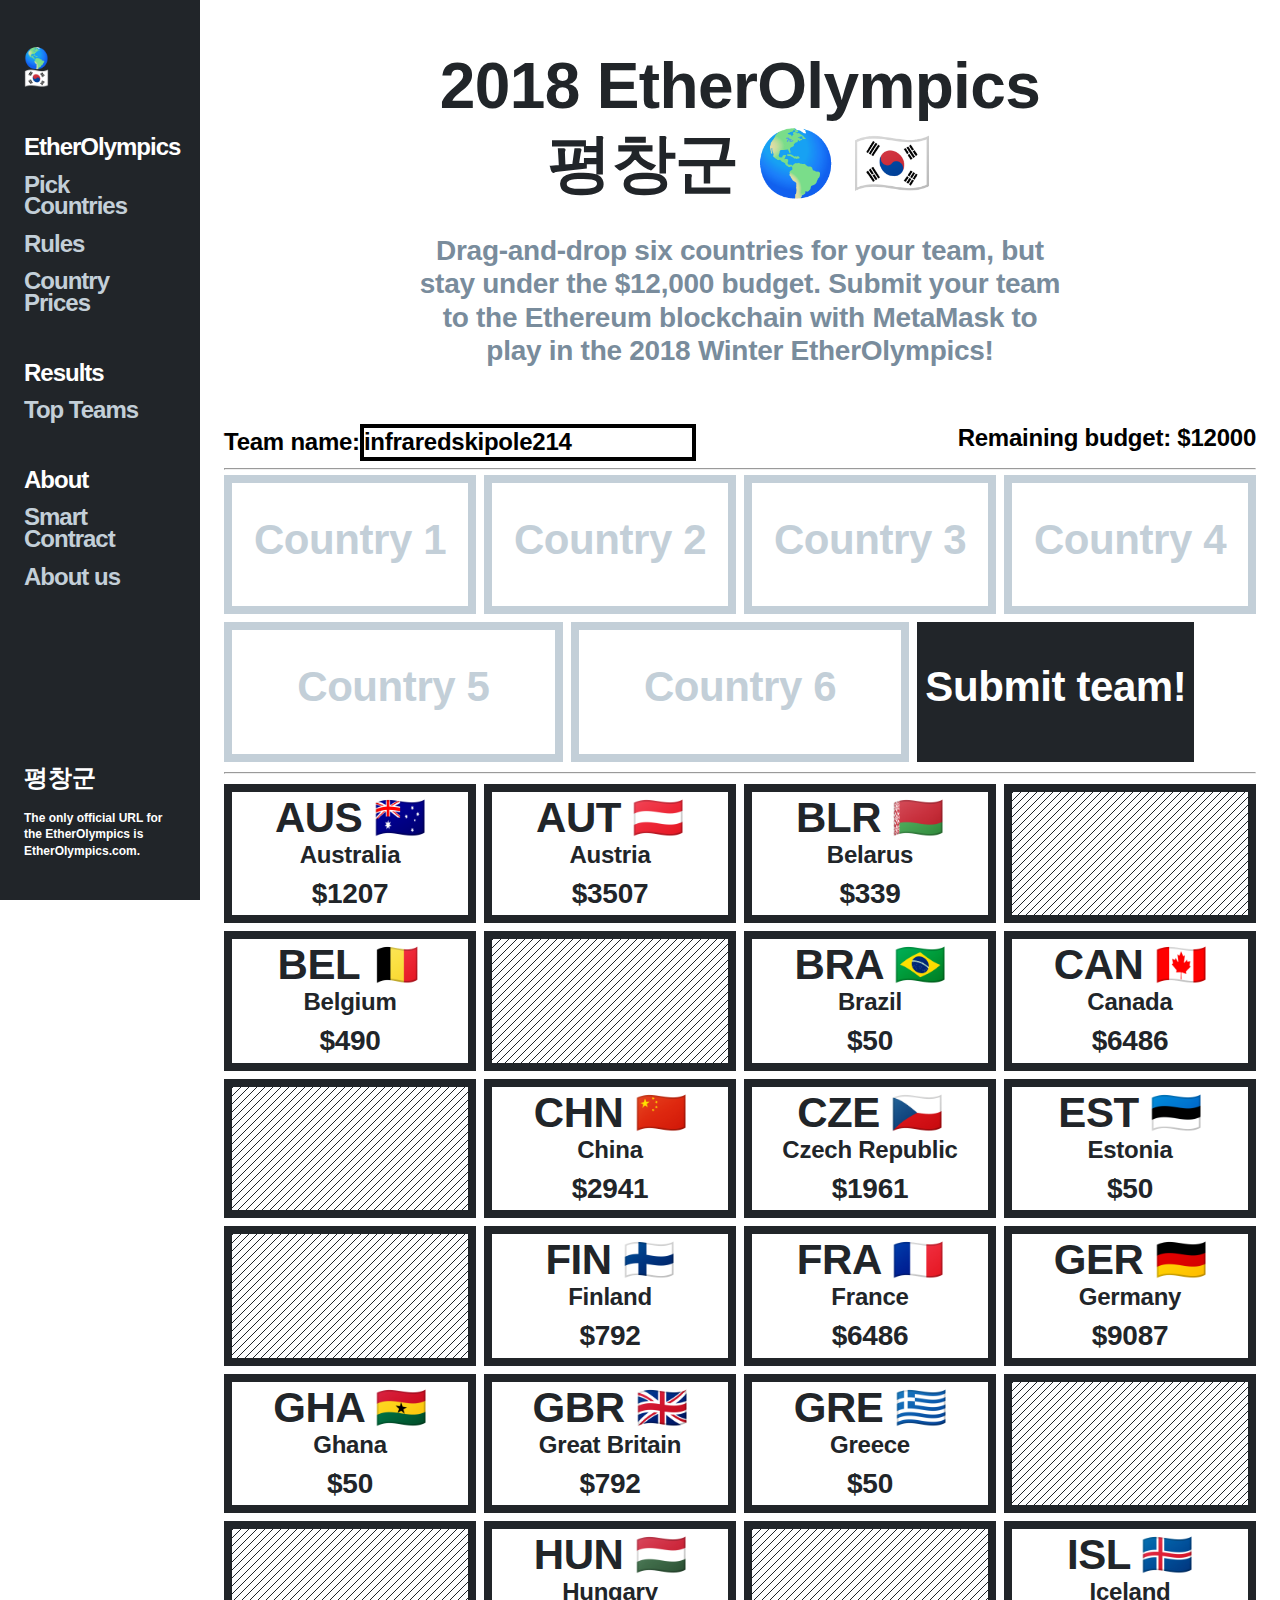
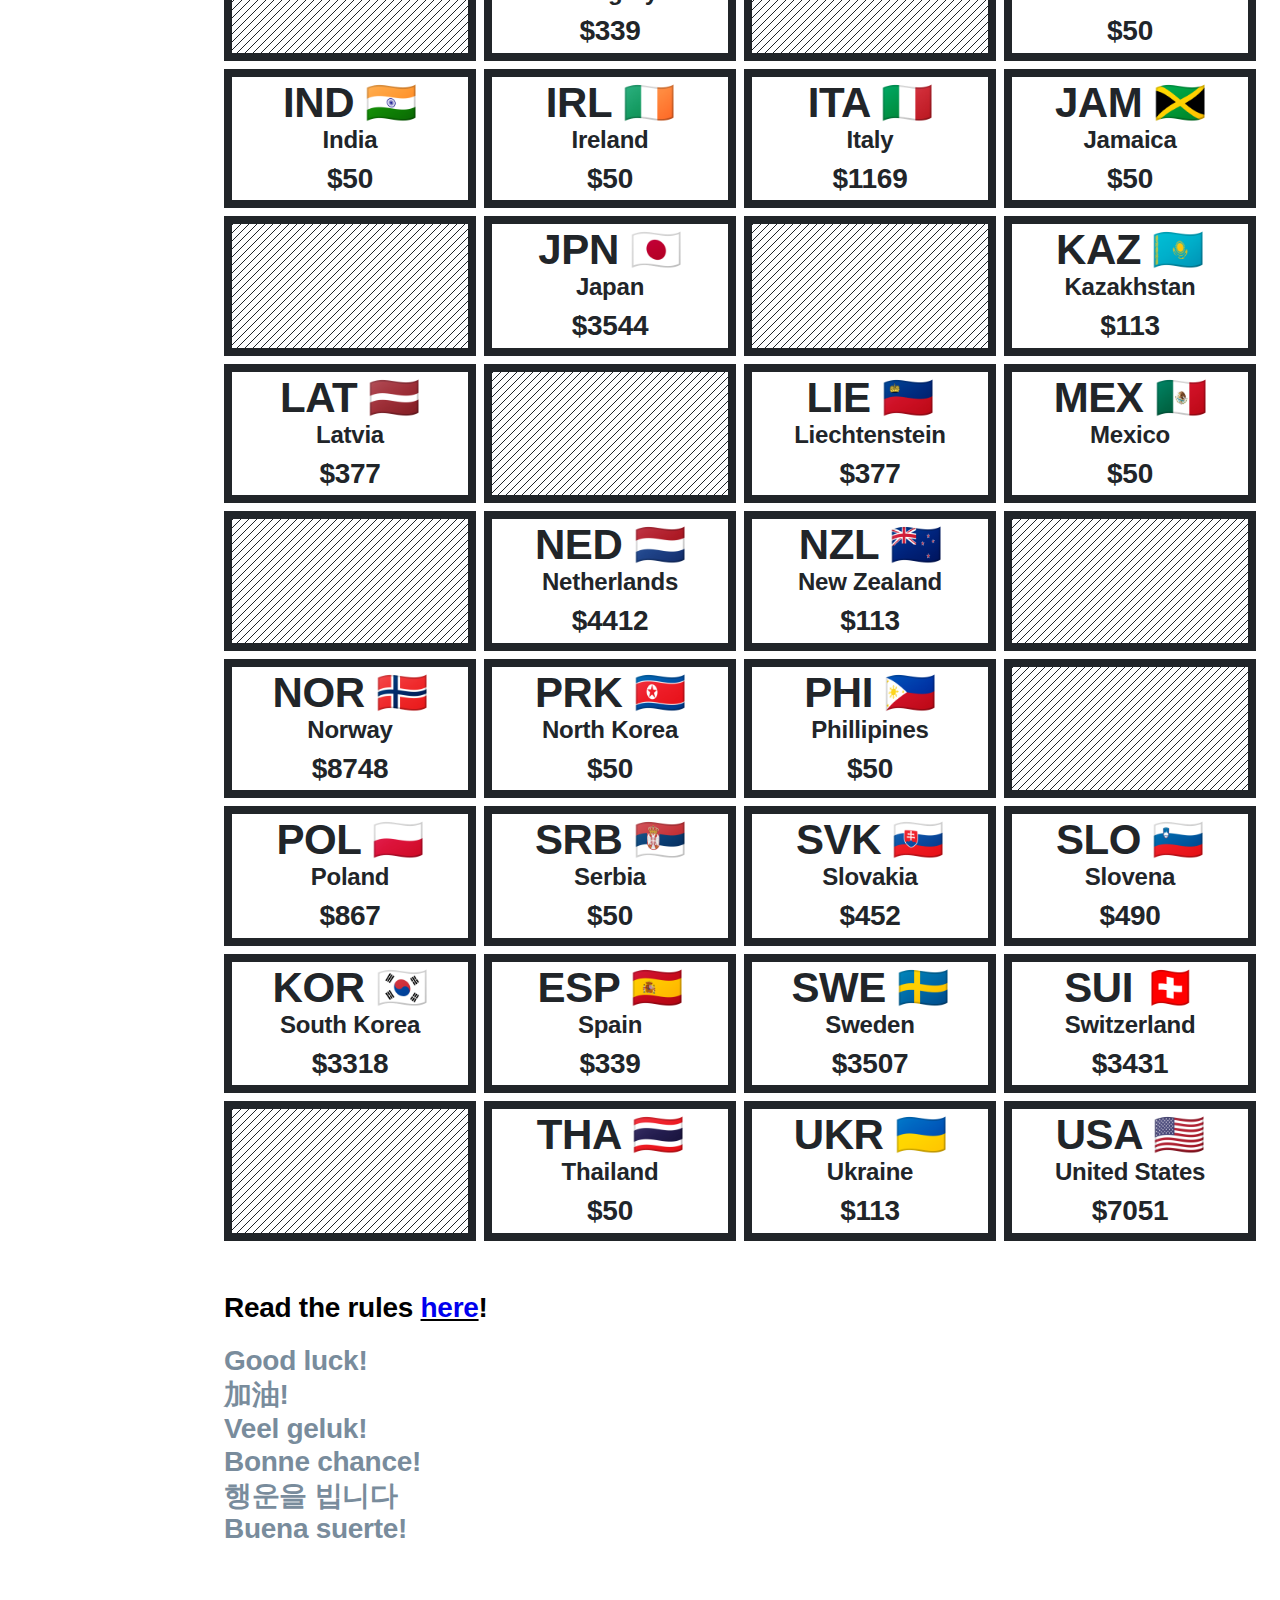
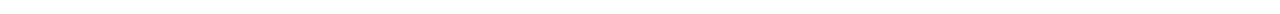
<file: index.html>
<!DOCTYPE html><html lang="en" data-scroll-lock="false"><head><meta charset="utf-8"><meta http-equiv="X-UA-Compatible" content="IE=edge"><title>2018 EtherOlympics 평창군 🌎 🇰🇷 | EtherOlympics | EtherOlympics</title><meta name="description" content=""><meta name="viewport" content="width=device-width,initial-scale=1"><meta name="format-detection" content="telephone=no"><meta property="og:type" content="website"><meta property="og:site_name" content="EtherOlympics"><meta property="og:title" content="Drag-and-drop six countries for your team, but stay under the $12,000 budget. Submit your team to the Ethereum blockchain with MetaMask to play in the 2018 Winter EtherOlympics!"><meta property="og:description" content=""><meta property="og:image" content="http://etherolympics.com/assets/img/social/draggable-social.png"><meta property="og:url" content=""><meta property="twitter:card" content="summary_large_image"><meta property="twitter:site" content=""><meta property="twitter:account_id" content=""><meta property="twitter:title" content="Drag-and-drop six countries for your team, but stay under the $12,000 budget. Submit your team to the Ethereum blockchain with MetaMask to play in the 2018 Winter EtherOlympics!"><meta property="twitter:description" content="EtherOlympics is a game specifically designed for the 2018 Winter Olympics and operated on the Ethereum blockchain."><meta property="twitter:image" content="http://etherolympics.com/assets/img/social/draggable-social.png"><meta name="apple-mobile-web-app-capable" content="yes"><meta name="apple-mobile-web-app-status-bar-style" content="black-translucent"><meta name="apple-mobile-web-app-title" content="Draggable"><link rel="icon" type="image/png" sizes="16x16" href="https://shopify.github.io/draggable/assets/img/favicons/favicon-16x16.png"><link rel="icon" type="image/png" sizes="32x32" href="https://shopify.github.io/draggable/assets/img/favicons/favicon-32x32.png"><link rel="icon" type="image/png" sizes="96x96" href="https://shopify.github.io/draggable/assets/img/favicons/favicon-96x96.png"><link rel="apple-touch-icon" sizes="180x180" href="https://shopify.github.io/draggable/assets/img/favicons/apple-touch-icon.png"><link rel="manifest" href="../../../Desktop/draggable/examples/dist/manifest.json"><link rel="stylesheet" href="assets/css/examples-app.css"><script src="assets/js/examples-runtime.js" defer="defer"></script><script src="assets/js/examples-vendor.js" defer="defer"></script><script src="assets/js/examples-app.js" defer="defer"></script><script src="https://www.googletagmanager.com/gtag/js?id=UA-107063633-1" async></script><script>function gtag(){dataLayer.push(arguments)}window.dataLayer=window.dataLayer||[],gtag("js",new Date),gtag("config","UA-107063633-1")</script></head><body id="PageOneAndOnly"><button type="button" id="MobileNavActivator" class="Hamburger" aria-controls="Sidebar" aria-expanded="false"><div class="HamburgerBun"><div class="HamburgerPatty"></div></div></button><aside id="Sidebar" class="Sidebar" aria-hidden="true"><header class="SidebarHeader"><a href="./pick-countries.html" class="Brand" title=""><div class="SvgContainer BrandLogo"><h1>🌎 🇰🇷</h1></div></a></header><nav class="Navigation"><ul class="NavList"><li class="NavItem"><span class="NavHeading">EtherOlympics</span></li><li class="NavItem"><a href="pick-countries.html" class="NavLink" title="See example: Pick Countries">Pick Countries</a></li><li class="NavItem"><a href="rules.html" class="NavLink" title="See example: Rules">Rules</a></li><li class="NavItem"><a href="country-prices.html" class="NavLink" title="See example: Country Prices">Country Prices</a></li></ul><ul class="NavList"><li class="NavItem"><span class="NavHeading">Results</span></li><li class="NavItem"><a href="top-teams.html" class="NavLink" title="See example: Top Teams">Top Teams</a></li></ul><ul class="NavList"><li class="NavItem"><span class="NavHeading">About</span></li><li class="NavItem"><a href="smart-contract.html" class="NavLink" title="See example: Smart Contract">Smart Contract</a></li><li class="NavItem"><a href="about-us.html" class="NavLink" title="See example: About us">About us</a></li></ul></nav><footer class="SidebarFooter"><span class="label Heading--colorWhite Heading--size4 text-no-select">평창군</span><br><br><br><p class="LegalText">The only official URL for the EtherOlympics is <b>EtherOlympics.com</b>.</p></footer></aside><main class="Main" role="main"><div class="MainInterior"><div id="google_translate_element"></div>
    <header class="PageHeader"><h1 class="Heading Heading--size1">2018 EtherOlympics 평창군 🌎 🇰🇷</h1><h2 class="Subheading">Drag-and-drop six countries for your team, but stay under the $12,000 budget. Submit your team to the Ethereum blockchain with MetaMask to play in the 2018 Winter EtherOlympics!</h2></header><style>html { // https://www.paulirish.com/2012/box-sizing-border-box-ftw/
    box-sizing: border-box;
    *, *:before, *:after {
        box-sizing: inherit;
    }
    } // if you don't already reset your box-model, read about it

    .input-w {
        display: block;
        width: 100%; // should be contained by a form or something
    margin-bottom: 1rem;
    @media (min-width: 500px) {
        display: flex;
        flex-directio3: row;
        align-items: center;
    }
    .label, .input {
        display: block;
        width: 100%;
        border: 1px solid rgba(0,0,0,.1);
    @media (min-width: 500px) {
        width: auto;
        display: flex;
    }
    }
    .label {
        font-size: 33px;
    @media (min-width: 500px) {
        /* margin-right: 1rem; */
        min-width: 100px; // maybe to match many?
    }
    }
    .input {
        padding: .5rem;
        font-size: 16px;
    @media (min-width: 500px) {
        flex-grow: 1;
        max-width: 450px; // arbitrary
    }
    }
    }

    .sticky {
        position: sticky;
        top: 0;
        align-self: flex-start;
        background-color: white;
        z-index: 10;
    }</style><section id="OneAndOnly" class="OneAndOnly"><div class="sticky"><div style="float: left"><label class="input-w" for="team-name"><span class="label Heading Heading--size4 text-no-select">Team name:</span><form style="display:inline"><input autofocus="autofocus" class="input Heading Heading--size4 text" type="text" id="team-name" style="border: 4px solid #000"></form></label></div><div style="text-align: right"><label class="input-w" for="this-input-name"><span class="label Heading Heading--size4 text-no-select">Remaining budget: </span><span id="remainingBudget" class="Heading Heading--size4 text-no-select" type="text" id="this-input-name">$12000</span></label></div><br><hr><article id="selections" class="BlockLayout BlockLayout--typeFlex"><div id="country1" class="BlockWrapper BlockWrapper--isDroppable" data-droppable=""><span class="Block Block--typeHollow"><div class="BlockContent"><h3 class="Heading Heading--size2 text-no-select">Country 1</h3><h3 class="Heading Heading--size4 text-no-select"></h3><br><h3 class="Heading Heading--size3 text-no-select"></h3></div></span></div><div id="country2" class="BlockWrapper BlockWrapper--isDroppable" data-droppable=""><span class="Block Block--typeHollow"><div class="BlockContent"><h3 class="Heading Heading--size2 text-no-select">Country 2</h3><h3 class="Heading Heading--size4 text-no-select"></h3><br><h3 class="Heading Heading--size3 text-no-select"></h3></div></span></div><div id="country3" class="BlockWrapper BlockWrapper--isDroppable" data-droppable=""><span class="Block Block--typeHollow"><div class="BlockContent"><h3 class="Heading Heading--size2 text-no-select">Country 3</h3><h3 class="Heading Heading--size4 text-no-select"></h3><br><h3 class="Heading Heading--size3 text-no-select"></h3></div></span></div><div id="country4" class="BlockWrapper BlockWrapper--isDroppable" data-droppable=""><span class="Block Block--typeHollow"><div class="BlockContent"><h3 class="Heading Heading--size2 text-no-select">Country 4</h3><h3 class="Heading Heading--size4 text-no-select"></h3><br><h3 class="Heading Heading--size3 text-no-select"></h3></div></span></div><div id="country5" class="BlockWrapper BlockWrapper--isDroppable" data-droppable=""><span class="Block Block--typeHollow"><div class="BlockContent"><h3 class="Heading Heading--size2 text-no-select">Country 5</h3><h3 class="Heading Heading--size4 text-no-select"></h3><br><h3 class="Heading Heading--size3 text-no-select"></h3></div></span></div><div id="country6" class="BlockWrapper BlockWrapper--isDroppable" data-droppable=""><span class="Block Block--typeHollow"><div class="BlockContent"><h3 class="Heading Heading--size2 text-no-select">Country 6</h3><h3 class="Heading Heading--size4 text-no-select"></h3><br><h3 class="Heading Heading--size3 text-no-select"></h3></div></span></div><div class="BlockWrapper" data-droppable=""><div class="hover-item"><button type="button" id="createTeamButton"><span class="Block"><div class="BlockContent"><h3 class="Heading Heading--size2 text-no-select">Submit team!</h3><h3 class="Heading Heading--size4 text-no-select"></h3><br><h3 class="Heading Heading--size3 text-no-select"></h3></div></span></button></div></div></article>

        <h1><hr></h1></div><article class="BlockLayout BlockLayout--typeFlex"><div class="BlockWrapper BlockWrapper--isDroppable draggable-droppable--occupied" data-droppable=""><span class="Block Block--typeStripes"><div class="BlockContent"></div></span><a href="#" class="Block Block--isDraggable" title="Click to drag"><div class="BlockContent"></p><span class="notranslate"><h3 class="Heading Heading--size2 text-no-select">AUS 🇦🇺</h3></span><h3 class="Heading Heading--size4 text-no-select">Australia</h3><br><span class="notranslate"><h3 class="Heading Heading--size3 text-no-select">$1207</h3></span><div class="Pattern Pattern--typeHalftone"></div><div class="Pattern Pattern--typePlaced"></div></div></a></div><div class="BlockWrapper BlockWrapper--isDroppable draggable-droppable--occupied" data-droppable=""><span class="Block Block--typeStripes"><div class="BlockContent"></div></span><a href="#" class="Block Block--isDraggable" title="Click to drag"><div class="BlockContent"><span class="notranslate"><h3 class="Heading Heading--size2 text-no-select">AUT 🇦🇹</h3></span><h3 class="Heading Heading--size4 text-no-select">Austria</h3><br><span class="notranslate"><h3 class="Heading Heading--size3 text-no-select">$3507</h3></span><div class="Pattern Pattern--typeHalftone"></div><div class="Pattern Pattern--typePlaced"></div></div></a></div><div class="BlockWrapper BlockWrapper--isDroppable draggable-droppable--occupied" data-droppable=""><span class="Block Block--typeStripes"><div class="BlockContent"></div></span><a href="#" class="Block Block--isDraggable" title="Click to drag"><div class="BlockContent"><span class="notranslate"><h3 class="Heading Heading--size2 text-no-select">BLR 🇧🇾</h3></span><h3 class="Heading Heading--size4 text-no-select">Belarus</h3><br><span class="notranslate"><h3 class="Heading Heading--size3 text-no-select">$339</h3></span><div class="Pattern Pattern--typeHalftone"></div><div class="Pattern Pattern--typePlaced"></div></div></a></div><div class="BlockWrapper BlockWrapper--isDroppable" data-droppable=""><span class="Block Block--typeStripes"><div class="BlockContent"></div></span></div><div class="BlockWrapper BlockWrapper--isDroppable draggable-droppable--occupied" data-droppable=""><span class="Block Block--typeStripes"><div class="BlockContent"></div></span><a href="#" class="Block Block--isDraggable" title="Click to drag"><div class="BlockContent"><span class="notranslate"><h3 class="Heading Heading--size2 text-no-select">BEL 🇧🇪</h3></span><h3 class="Heading Heading--size4 text-no-select">Belgium</h3><br><span class="notranslate"><h3 class="Heading Heading--size3 text-no-select">$490</h3></span><div class="Pattern Pattern--typeHalftone"></div><div class="Pattern Pattern--typePlaced"></div></div></a></div><div class="BlockWrapper BlockWrapper--isDroppable" data-droppable=""><span class="Block Block--typeStripes"><div class="BlockContent"></div></span></div><div class="BlockWrapper BlockWrapper--isDroppable draggable-droppable--occupied" data-droppable=""><span class="Block Block--typeStripes"><div class="BlockContent"></div></span><a href="#" class="Block Block--isDraggable" title="Click to drag"><div class="BlockContent"><span class="notranslate"><h3 class="Heading Heading--size2 text-no-select">BRA 🇧🇷</h3></span><h3 class="Heading Heading--size4 text-no-select">Brazil</h3><br><span class="notranslate"><h3 class="Heading Heading--size3 text-no-select">$50</h3></span><div class="Pattern Pattern--typeHalftone"></div><div class="Pattern Pattern--typePlaced"></div></div></a></div><div class="BlockWrapper BlockWrapper--isDroppable draggable-droppable--occupied" data-droppable=""><span class="Block Block--typeStripes"><div class="BlockContent"></div></span><a href="#" class="Block Block--isDraggable" title="Click to drag"><div class="BlockContent"><span class="notranslate"><h3 class="Heading Heading--size2 text-no-select">CAN 🇨🇦</h3></span><h3 class="Heading Heading--size4 text-no-select">Canada</h3><br><span class="notranslate"><h3 class="Heading Heading--size3 text-no-select">$6486</h3></span><div class="Pattern Pattern--typeHalftone"></div><div class="Pattern Pattern--typePlaced"></div></div></a></div><div class="BlockWrapper BlockWrapper--isDroppable" data-droppable=""><span class="Block Block--typeStripes"><div class="BlockContent"></div></span></div><div class="BlockWrapper BlockWrapper--isDroppable draggable-droppable--occupied" data-droppable=""><span class="Block Block--typeStripes"><div class="BlockContent"></div></span><a href="#" class="Block Block--isDraggable" title="Click to drag"><div class="BlockContent"><span class="notranslate"><h3 class="Heading Heading--size2 text-no-select">CHN 🇨🇳</h3></span><h3 class="Heading Heading--size4 text-no-select">China</h3><br><span class="notranslate"><h3 class="Heading Heading--size3 text-no-select">$2941</h3></span><div class="Pattern Pattern--typeHalftone"></div><div class="Pattern Pattern--typePlaced"></div></div></a></div><div class="BlockWrapper BlockWrapper--isDroppable draggable-droppable--occupied" data-droppable=""><span class="Block Block--typeStripes"><div class="BlockContent"></div></span><a href="#" class="Block Block--isDraggable" title="Click to drag"><div class="BlockContent"><span class="notranslate"><h3 class="Heading Heading--size2 text-no-select">CZE 🇨🇿</h3></span><h3 class="Heading Heading--size4 text-no-select">Czech Republic</h3><br><span class="notranslate"><h3 class="Heading Heading--size3 text-no-select">$1961</h3></span><div class="Pattern Pattern--typeHalftone"></div><div class="Pattern Pattern--typePlaced"></div></div></a></div><div class="BlockWrapper BlockWrapper--isDroppable draggable-droppable--occupied" data-droppable=""><span class="Block Block--typeStripes"><div class="BlockContent"></div></span><a href="#" class="Block Block--isDraggable" title="Click to drag"><div class="BlockContent"><span class="notranslate"><h3 class="Heading Heading--size2 text-no-select">EST 🇪🇪</h3></span><h3 class="Heading Heading--size4 text-no-select">Estonia</h3><br><span class="notranslate"><h3 class="Heading Heading--size3 text-no-select">$50</h3></span><div class="Pattern Pattern--typeHalftone"></div><div class="Pattern Pattern--typePlaced"></div></div></a></div><div class="BlockWrapper BlockWrapper--isDroppable" data-droppable=""><span class="Block Block--typeStripes"><div class="BlockContent"></div></span></div><div class="BlockWrapper BlockWrapper--isDroppable draggable-droppable--occupied" data-droppable=""><span class="Block Block--typeStripes"><div class="BlockContent"></div></span><a href="#" class="Block Block--isDraggable" title="Click to drag"><div class="BlockContent"><span class="notranslate"><h3 class="Heading Heading--size2 text-no-select">FIN 🇫🇮</h3></span><h3 class="Heading Heading--size4 text-no-select">Finland</h3><br><span class="notranslate"><h3 class="Heading Heading--size3 text-no-select">$792</h3></span><div class="Pattern Pattern--typeHalftone"></div><div class="Pattern Pattern--typePlaced"></div></div></a></div><div class="BlockWrapper BlockWrapper--isDroppable draggable-droppable--occupied" data-droppable=""><span class="Block Block--typeStripes"><div class="BlockContent"></div></span><a href="#" class="Block Block--isDraggable" title="Click to drag"><div class="BlockContent"><span class="notranslate"><h3 class="Heading Heading--size2 text-no-select">FRA 🇫🇷</h3></span><h3 class="Heading Heading--size4 text-no-select">France</h3><br><span class="notranslate"><h3 class="Heading Heading--size3 text-no-select">$6486</h3></span><div class="Pattern Pattern--typeHalftone"></div><div class="Pattern Pattern--typePlaced"></div></div></a></div><div class="BlockWrapper BlockWrapper--isDroppable draggable-droppable--occupied" data-droppable=""><span class="Block Block--typeStripes"><div class="BlockContent"></div></span><a href="#" class="Block Block--isDraggable" title="Click to drag"><div class="BlockContent"><span class="notranslate"><h3 class="Heading Heading--size2 text-no-select">GER 🇩🇪</h3></span><h3 class="Heading Heading--size4 text-no-select">Germany</h3><br><span class="notranslate"><h3 class="Heading Heading--size3 text-no-select">$9087</h3></span><div class="Pattern Pattern--typeHalftone"></div><div class="Pattern Pattern--typePlaced"></div></div></a></div><div class="BlockWrapper BlockWrapper--isDroppable draggable-droppable--occupied" data-droppable=""><span class="Block Block--typeStripes"><div class="BlockContent"></div></span><a href="#" class="Block Block--isDraggable" title="Click to drag"><div class="BlockContent"><span class="notranslate"><h3 class="Heading Heading--size2 text-no-select">GHA 🇬🇭</h3></span><h3 class="Heading Heading--size4 text-no-select">Ghana</h3><br><span class="notranslate"><h3 class="Heading Heading--size3 text-no-select">$50</h3></span><div class="Pattern Pattern--typeHalftone"></div><div class="Pattern Pattern--typePlaced"></div></div></a></div><div class="BlockWrapper BlockWrapper--isDroppable draggable-droppable--occupied" data-droppable=""><span class="Block Block--typeStripes"><div class="BlockContent"></div></span><a href="#" class="Block Block--isDraggable" title="Click to drag"><div class="BlockContent"><span class="notranslate"><h3 class="Heading Heading--size2 text-no-select">GBR 🇬🇧</h3></span><h3 class="Heading Heading--size4 text-no-select">Great Britain</h3><br><span class="notranslate"><h3 class="Heading Heading--size3 text-no-select">$792</h3></span><div class="Pattern Pattern--typeHalftone"></div><div class="Pattern Pattern--typePlaced"></div></div></a></div><div class="BlockWrapper BlockWrapper--isDroppable draggable-droppable--occupied" data-droppable=""><span class="Block Block--typeStripes"><div class="BlockContent"></div></span><a href="#" class="Block Block--isDraggable" title="Click to drag"><div class="BlockContent"><span class="notranslate"><h3 class="Heading Heading--size2 text-no-select">GRE 🇬🇷</h3></span><h3 class="Heading Heading--size4 text-no-select">Greece</h3><br><span class="notranslate"><h3 class="Heading Heading--size3 text-no-select">$50</h3></span><div class="Pattern Pattern--typeHalftone"></div><div class="Pattern Pattern--typePlaced"></div></div></a></div><div class="BlockWrapper BlockWrapper--isDroppable" data-droppable=""><span class="Block Block--typeStripes"><div class="BlockContent"></div></span></div><div class="BlockWrapper BlockWrapper--isDroppable" data-droppable=""><span class="Block Block--typeStripes"><div class="BlockContent"></div></span></div><div class="BlockWrapper BlockWrapper--isDroppable draggable-droppable--occupied" data-droppable=""><span class="Block Block--typeStripes"><div class="BlockContent"></div></span><a href="#" class="Block Block--isDraggable" title="Click to drag"><div class="BlockContent"><span class="notranslate"><h3 class="Heading Heading--size2 text-no-select">HUN 🇭🇺</h3></span><h3 class="Heading Heading--size4 text-no-select">Hungary</h3><br><span class="notranslate"><h3 class="Heading Heading--size3 text-no-select">$339</h3></span><div class="Pattern Pattern--typeHalftone"></div><div class="Pattern Pattern--typePlaced"></div></div></a></div><div class="BlockWrapper BlockWrapper--isDroppable" data-droppable=""><span class="Block Block--typeStripes"><div class="BlockContent"></div></span></div><div class="BlockWrapper BlockWrapper--isDroppable draggable-droppable--occupied" data-droppable=""><span class="Block Block--typeStripes"><div class="BlockContent"></div></span><a href="#" class="Block Block--isDraggable" title="Click to drag"><div class="BlockContent"><span class="notranslate"><h3 class="Heading Heading--size2 text-no-select">ISL 🇮🇸</h3></span><h3 class="Heading Heading--size4 text-no-select">Iceland</h3><br><span class="notranslate"><h3 class="Heading Heading--size3 text-no-select">$50</h3></span><div class="Pattern Pattern--typeHalftone"></div><div class="Pattern Pattern--typePlaced"></div></div></a></div><div class="BlockWrapper BlockWrapper--isDroppable draggable-droppable--occupied" data-droppable=""><span class="Block Block--typeStripes"><div class="BlockContent"></div></span><a href="#" class="Block Block--isDraggable" title="Click to drag"><div class="BlockContent"><span class="notranslate"><h3 class="Heading Heading--size2 text-no-select">IND 🇮🇳</h3></span><h3 class="Heading Heading--size4 text-no-select">India</h3><br><span class="notranslate"><h3 class="Heading Heading--size3 text-no-select">$50</h3></span><div class="Pattern Pattern--typeHalftone"></div><div class="Pattern Pattern--typePlaced"></div></div></a></div><div class="BlockWrapper BlockWrapper--isDroppable draggable-droppable--occupied" data-droppable=""><span class="Block Block--typeStripes"><div class="BlockContent"></div></span><a href="#" class="Block Block--isDraggable" title="Click to drag"><div class="BlockContent"><span class="notranslate"><h3 class="Heading Heading--size2 text-no-select">IRL 🇮🇪</h3></span><h3 class="Heading Heading--size4 text-no-select">Ireland</h3><br><span class="notranslate"><h3 class="Heading Heading--size3 text-no-select">$50</h3></span><div class="Pattern Pattern--typeHalftone"></div><div class="Pattern Pattern--typePlaced"></div></div></a></div><div class="BlockWrapper BlockWrapper--isDroppable draggable-droppable--occupied" data-droppable=""><span class="Block Block--typeStripes"><div class="BlockContent"></div></span><a href="#" class="Block Block--isDraggable" title="Click to drag"><div class="BlockContent"><span class="notranslate"><h3 class="Heading Heading--size2 text-no-select">ITA 🇮🇹</h3></span><h3 class="Heading Heading--size4 text-no-select">Italy</h3><br><span class="notranslate"><h3 class="Heading Heading--size3 text-no-select">$1169</h3></span><div class="Pattern Pattern--typeHalftone"></div><div class="Pattern Pattern--typePlaced"></div></div></a></div><div class="BlockWrapper BlockWrapper--isDroppable draggable-droppable--occupied" data-droppable=""><span class="Block Block--typeStripes"><div class="BlockContent"></div></span><a href="#" class="Block Block--isDraggable" title="Click to drag"><div class="BlockContent"><span class="notranslate"><h3 class="Heading Heading--size2 text-no-select">JAM 🇯🇲</h3></span><h3 class="Heading Heading--size4 text-no-select">Jamaica</h3><br><span class="notranslate"><h3 class="Heading Heading--size3 text-no-select">$50</h3></span><div class="Pattern Pattern--typeHalftone"></div><div class="Pattern Pattern--typePlaced"></div></div></a></div><div class="BlockWrapper BlockWrapper--isDroppable" data-droppable=""><span class="Block Block--typeStripes"><div class="BlockContent"></div></span></div><div class="BlockWrapper BlockWrapper--isDroppable draggable-droppable--occupied" data-droppable=""><span class="Block Block--typeStripes"><div class="BlockContent"></div></span><a href="#" class="Block Block--isDraggable" title="Click to drag"><div class="BlockContent"><span class="notranslate"><h3 class="Heading Heading--size2 text-no-select">JPN 🇯🇵</h3></span><h3 class="Heading Heading--size4 text-no-select">Japan</h3><br><span class="notranslate"><h3 class="Heading Heading--size3 text-no-select">$3544</h3></span><div class="Pattern Pattern--typeHalftone"></div><div class="Pattern Pattern--typePlaced"></div></div></a></div><div class="BlockWrapper BlockWrapper--isDroppable" data-droppable=""><span class="Block Block--typeStripes"><div class="BlockContent"></div></span></div><div class="BlockWrapper BlockWrapper--isDroppable draggable-droppable--occupied" data-droppable=""><span class="Block Block--typeStripes"><div class="BlockContent"></div></span><a href="#" class="Block Block--isDraggable" title="Click to drag"><div class="BlockContent"><span class="notranslate"><h3 class="Heading Heading--size2 text-no-select">KAZ 🇰🇿</h3></span><h3 class="Heading Heading--size4 text-no-select">Kazakhstan</h3><br><span class="notranslate"><h3 class="Heading Heading--size3 text-no-select">$113</h3></span><div class="Pattern Pattern--typeHalftone"></div><div class="Pattern Pattern--typePlaced"></div></div></a></div><div class="BlockWrapper BlockWrapper--isDroppable draggable-droppable--occupied" data-droppable=""><span class="Block Block--typeStripes"><div class="BlockContent"></div></span><a href="#" class="Block Block--isDraggable" title="Click to drag"><div class="BlockContent"><span class="notranslate"><h3 class="Heading Heading--size2 text-no-select">LAT 🇱🇻</h3></span><h3 class="Heading Heading--size4 text-no-select">Latvia</h3><br><span class="notranslate"><h3 class="Heading Heading--size3 text-no-select">$377</h3></span><div class="Pattern Pattern--typeHalftone"></div><div class="Pattern Pattern--typePlaced"></div></div></a></div><div class="BlockWrapper BlockWrapper--isDroppable" data-droppable=""><span class="Block Block--typeStripes"><div class="BlockContent"></div></span></div><div class="BlockWrapper BlockWrapper--isDroppable draggable-droppable--occupied" data-droppable=""><span class="Block Block--typeStripes"><div class="BlockContent"></div></span><a href="#" class="Block Block--isDraggable" title="Click to drag"><div class="BlockContent"><span class="notranslate"><h3 class="Heading Heading--size2 text-no-select">LIE 🇱🇮</h3></span><h3 class="Heading Heading--size4 text-no-select">Liechtenstein</h3><br><span class="notranslate"><h3 class="Heading Heading--size3 text-no-select">$377</h3></span><div class="Pattern Pattern--typeHalftone"></div><div class="Pattern Pattern--typePlaced"></div></div></a></div><div class="BlockWrapper BlockWrapper--isDroppable draggable-droppable--occupied" data-droppable=""><span class="Block Block--typeStripes"><div class="BlockContent"></div></span><a href="#" class="Block Block--isDraggable" title="Click to drag"><div class="BlockContent"><span class="notranslate"><h3 class="Heading Heading--size2 text-no-select">MEX 🇲🇽</h3></span><h3 class="Heading Heading--size4 text-no-select">Mexico</h3><br><span class="notranslate"><h3 class="Heading Heading--size3 text-no-select">$50</h3></span><div class="Pattern Pattern--typeHalftone"></div><div class="Pattern Pattern--typePlaced"></div></div></a></div><div class="BlockWrapper BlockWrapper--isDroppable" data-droppable=""><span class="Block Block--typeStripes"><div class="BlockContent"></div></span></div><div class="BlockWrapper BlockWrapper--isDroppable draggable-droppable--occupied" data-droppable=""><span class="Block Block--typeStripes"><div class="BlockContent"></div></span><a href="#" class="Block Block--isDraggable" title="Click to drag"><div class="BlockContent"><span class="notranslate"><h3 class="Heading Heading--size2 text-no-select">NED 🇳🇱</h3></span><h3 class="Heading Heading--size4 text-no-select">Netherlands</h3><br><span class="notranslate"><h3 class="Heading Heading--size3 text-no-select">$4412</h3></span><div class="Pattern Pattern--typeHalftone"></div><div class="Pattern Pattern--typePlaced"></div></div></a></div><div class="BlockWrapper BlockWrapper--isDroppable draggable-droppable--occupied" data-droppable=""><span class="Block Block--typeStripes"><div class="BlockContent"></div></span><a href="#" class="Block Block--isDraggable" title="Click to drag"><div class="BlockContent"><span class="notranslate"><h3 class="Heading Heading--size2 text-no-select">NZL 🇳🇿</h3></span><h3 class="Heading Heading--size4 text-no-select">New Zealand</h3><br><span class="notranslate"><h3 class="Heading Heading--size3 text-no-select">$113</h3></span><div class="Pattern Pattern--typeHalftone"></div><div class="Pattern Pattern--typePlaced"></div></div></a></div><div class="BlockWrapper BlockWrapper--isDroppable" data-droppable=""><span class="Block Block--typeStripes"><div class="BlockContent"></div></span></div><div class="BlockWrapper BlockWrapper--isDroppable draggable-droppable--occupied" data-droppable=""><span class="Block Block--typeStripes"><div class="BlockContent"></div></span><a href="#" class="Block Block--isDraggable" title="Click to drag"><div class="BlockContent"><span class="notranslate"><h3 class="Heading Heading--size2 text-no-select">NOR 🇳🇴</h3></span><h3 class="Heading Heading--size4 text-no-select">Norway</h3><br><span class="notranslate"><h3 class="Heading Heading--size3 text-no-select">$8748</h3></span><div class="Pattern Pattern--typeHalftone"></div><div class="Pattern Pattern--typePlaced"></div></div></a></div><div class="BlockWrapper BlockWrapper--isDroppable draggable-droppable--occupied" data-droppable=""><span class="Block Block--typeStripes"><div class="BlockContent"></div></span><a href="#" class="Block Block--isDraggable" title="Click to drag"><div class="BlockContent"><span class="notranslate"><h3 class="Heading Heading--size2 text-no-select">PRK 🇰🇵</h3></span><h3 class="Heading Heading--size4 text-no-select">North Korea</h3><br><span class="notranslate"><h3 class="Heading Heading--size3 text-no-select">$50</h3></span><div class="Pattern Pattern--typeHalftone"></div><div class="Pattern Pattern--typePlaced"></div></div></a></div><div class="BlockWrapper BlockWrapper--isDroppable draggable-droppable--occupied" data-droppable=""><span class="Block Block--typeStripes"><div class="BlockContent"></div></span><a href="#" class="Block Block--isDraggable" title="Click to drag"><div class="BlockContent"><span class="notranslate"><h3 class="Heading Heading--size2 text-no-select">PHI 🇵🇭</h3></span><h3 class="Heading Heading--size4 text-no-select">Phillipines</h3><br><span class="notranslate"><h3 class="Heading Heading--size3 text-no-select">$50</h3></span><div class="Pattern Pattern--typeHalftone"></div><div class="Pattern Pattern--typePlaced"></div></div></a></div><div class="BlockWrapper BlockWrapper--isDroppable" data-droppable=""><span class="Block Block--typeStripes"><div class="BlockContent"></div></span></div><div class="BlockWrapper BlockWrapper--isDroppable draggable-droppable--occupied" data-droppable=""><span class="Block Block--typeStripes"><div class="BlockContent"></div></span><a href="#" class="Block Block--isDraggable" title="Click to drag"><div class="BlockContent"><span class="notranslate"><h3 class="Heading Heading--size2 text-no-select">POL 🇵🇱</h3></span><h3 class="Heading Heading--size4 text-no-select">Poland</h3><br><span class="notranslate"><h3 class="Heading Heading--size3 text-no-select">$867</h3></span><div class="Pattern Pattern--typeHalftone"></div><div class="Pattern Pattern--typePlaced"></div></div></a></div><div class="BlockWrapper BlockWrapper--isDroppable draggable-droppable--occupied" data-droppable=""><span class="Block Block--typeStripes"><div class="BlockContent"></div></span><a href="#" class="Block Block--isDraggable" title="Click to drag"><div class="BlockContent"><span class="notranslate"><h3 class="Heading Heading--size2 text-no-select">SRB 🇷🇸</h3></span><h3 class="Heading Heading--size4 text-no-select">Serbia</h3><br><span class="notranslate"><h3 class="Heading Heading--size3 text-no-select">$50</h3></span><div class="Pattern Pattern--typeHalftone"></div><div class="Pattern Pattern--typePlaced"></div></div></a></div><div class="BlockWrapper BlockWrapper--isDroppable draggable-droppable--occupied" data-droppable=""><span class="Block Block--typeStripes"><div class="BlockContent"></div></span><a href="#" class="Block Block--isDraggable" title="Click to drag"><div class="BlockContent"><span class="notranslate"><h3 class="Heading Heading--size2 text-no-select">SVK 🇸🇰</h3></span><h3 class="Heading Heading--size4 text-no-select">Slovakia</h3><br><span class="notranslate"><h3 class="Heading Heading--size3 text-no-select">$452</h3></span><div class="Pattern Pattern--typeHalftone"></div><div class="Pattern Pattern--typePlaced"></div></div></a></div><div class="BlockWrapper BlockWrapper--isDroppable draggable-droppable--occupied" data-droppable=""><span class="Block Block--typeStripes"><div class="BlockContent"></div></span><a href="#" class="Block Block--isDraggable" title="Click to drag"><div class="BlockContent"><span class="notranslate"><h3 class="Heading Heading--size2 text-no-select">SLO 🇸🇮</h3></span><h3 class="Heading Heading--size4 text-no-select">Slovena</h3><br><span class="notranslate"><h3 class="Heading Heading--size3 text-no-select">$490</h3></span><div class="Pattern Pattern--typeHalftone"></div><div class="Pattern Pattern--typePlaced"></div></div></a></div><div class="BlockWrapper BlockWrapper--isDroppable draggable-droppable--occupied" data-droppable=""><span class="Block Block--typeStripes"><div class="BlockContent"></div></span><a href="#" class="Block Block--isDraggable" title="Click to drag"><div class="BlockContent"><span class="notranslate"><h3 class="Heading Heading--size2 text-no-select">KOR 🇰🇷</h3></span><h3 class="Heading Heading--size4 text-no-select">South Korea</h3><br><span class="notranslate"><h3 class="Heading Heading--size3 text-no-select">$3318</h3></span><div class="Pattern Pattern--typeHalftone"></div><div class="Pattern Pattern--typePlaced"></div></div></a></div><div class="BlockWrapper BlockWrapper--isDroppable draggable-droppable--occupied" data-droppable=""><span class="Block Block--typeStripes"><div class="BlockContent"></div></span><a href="#" class="Block Block--isDraggable" title="Click to drag"><div class="BlockContent"><span class="notranslate"><h3 class="Heading Heading--size2 text-no-select">ESP 🇪🇸</h3></span><h3 class="Heading Heading--size4 text-no-select">Spain</h3><br><span class="notranslate"><h3 class="Heading Heading--size3 text-no-select">$339</h3></span><div class="Pattern Pattern--typeHalftone"></div><div class="Pattern Pattern--typePlaced"></div></div></a></div><div class="BlockWrapper BlockWrapper--isDroppable draggable-droppable--occupied" data-droppable=""><span class="Block Block--typeStripes"><div class="BlockContent"></div></span><a href="#" class="Block Block--isDraggable" title="Click to drag"><div class="BlockContent"><span class="notranslate"><h3 class="Heading Heading--size2 text-no-select">SWE 🇸🇪</h3></span><h3 class="Heading Heading--size4 text-no-select">Sweden</h3><br><span class="notranslate"><h3 class="Heading Heading--size3 text-no-select">$3507</h3></span><div class="Pattern Pattern--typeHalftone"></div><div class="Pattern Pattern--typePlaced"></div></div></a></div><div class="BlockWrapper BlockWrapper--isDroppable draggable-droppable--occupied" data-droppable=""><span class="Block Block--typeStripes"><div class="BlockContent"></div></span><a href="#" class="Block Block--isDraggable" title="Click to drag"><div class="BlockContent"><span class="notranslate"><h3 class="Heading Heading--size2 text-no-select">SUI 🇨🇭</h3></span><h3 class="Heading Heading--size4 text-no-select">Switzerland</h3><br><span class="notranslate"><h3 class="Heading Heading--size3 text-no-select">$3431</h3></span><div class="Pattern Pattern--typeHalftone"></div><div class="Pattern Pattern--typePlaced"></div></div></a></div><div class="BlockWrapper BlockWrapper--isDroppable" data-droppable=""><span class="Block Block--typeStripes"><div class="BlockContent"></div></span></div><div class="BlockWrapper BlockWrapper--isDroppable draggable-droppable--occupied" data-droppable=""><span class="Block Block--typeStripes"><div class="BlockContent"></div></span><a href="#" class="Block Block--isDraggable" title="Click to drag"><div class="BlockContent"><span class="notranslate"><h3 class="Heading Heading--size2 text-no-select">THA 🇹🇭</h3></span><h3 class="Heading Heading--size4 text-no-select">Thailand</h3><br><span class="notranslate"><h3 class="Heading Heading--size3 text-no-select">$50</h3></span><div class="Pattern Pattern--typeHalftone"></div><div class="Pattern Pattern--typePlaced"></div></div></a></div><div class="BlockWrapper BlockWrapper--isDroppable draggable-droppable--occupied" data-droppable=""><span class="Block Block--typeStripes"><div class="BlockContent"></div></span><a href="#" class="Block Block--isDraggable" title="Click to drag"><div class="BlockContent"><span class="notranslate"><h3 class="Heading Heading--size2 text-no-select">UKR 🇺🇦</h3></span><h3 class="Heading Heading--size4 text-no-select">Ukraine</h3><br><span class="notranslate"><h3 class="Heading Heading--size3 text-no-select">$113</h3></span><div class="Pattern Pattern--typeHalftone"></div><div class="Pattern Pattern--typePlaced"></div></div></a></div><div class="BlockWrapper BlockWrapper--isDroppable draggable-droppable--occupied" data-droppable=""><span class="Block Block--typeStripes"><div class="BlockContent"></div></span><a href="#" class="Block Block--isDraggable" title="Click to drag"><div class="BlockContent"><span class="notranslate"><h3 class="Heading Heading--size2 text-no-select">USA 🇺🇸</h3></span><h3 class="Heading Heading--size4 text-no-select">United States</h3><br><span class="notranslate"><h3 class="Heading Heading--size3 text-no-select">$7051</h3></span><div class="Pattern Pattern--typeHalftone"></div><div class="Pattern Pattern--typePlaced"></div></div></a></div></article><br><br><br></section>

    <script type="text/javascript">// Select the node that will be observed for mutations
    var targetNode = document.getElementById('selections');

    // Options for the observer (which mutations to observe)
    var config = { attributes: true, childList: true };

    // Callback function to execute when mutations are observed
    var callback = function(mutationsList) {
        for(var mutation of mutationsList) {
            if (mutation.type == 'childList') {
                console.log('A child node has been added or removed.');
            }
            else if (mutation.type == 'attributes') {
                calculateRemainingBudget();

            }
        }
    };

    // Create an observer instance linked to the callback function
    var observer = new MutationObserver(callback);

    // Start observing the target node for configured mutations
    observer.observe(targetNode, config);

    function calculateRemainingBudget() {
        var c1 = 0;
        var c2 = 0;
        var c3 = 0;
        var c4 = 0;
        var c5 = 0;
        var c6 = 0;


        if (document.querySelectorAll('#selections > div:nth-child(1) > a > div > span > h3.Heading.Heading--size3.text-no-select')[0] !=  null) {
            c1 = parseInt(document.querySelectorAll('#selections > div:nth-child(1) > a > div > span > h3.Heading.Heading--size3.text-no-select')[0].innerHTML.substr(1));
        }

        if (document.querySelectorAll('#selections > div:nth-child(2) > a > div > span > h3.Heading.Heading--size3.text-no-select')[0]  !=  null) {
            c2 = parseInt(document.querySelectorAll('#selections > div:nth-child(2) > a > div > span > h3.Heading.Heading--size3.text-no-select')[0].innerHTML.substr(1));
        }

        if (document.querySelectorAll('#selections > div:nth-child(3) > a > div > span > h3.Heading.Heading--size3.text-no-select')[0]  !=  null) {
            c3 =  parseInt(document.querySelectorAll('#selections > div:nth-child(3) > a > div > span > h3.Heading.Heading--size3.text-no-select')[0].innerHTML.substr(1));
        }

        if (document.querySelectorAll('#selections > div:nth-child(4) > a > div > span > h3.Heading.Heading--size3.text-no-select')[0] !=  null) {
            c4 = parseInt(document.querySelectorAll('#selections > div:nth-child(4) > a > div > span > h3.Heading.Heading--size3.text-no-select')[0].innerHTML.substr(1));
        }

        if (document.querySelectorAll('#selections > div:nth-child(5) > a > div > span > h3.Heading.Heading--size3.text-no-select')[0]  !=  null) {
            c5 = parseInt(document.querySelectorAll('#selections > div:nth-child(5) > a > div > span > h3.Heading.Heading--size3.text-no-select')[0].innerHTML.substr(1));
        }

        if (document.querySelectorAll('#selections > div:nth-child(6) > a > div > span > h3.Heading.Heading--size3.text-no-select')[0] !=  null)
        {
            c6 = parseInt(document.querySelectorAll('#selections > div:nth-child(6) > a > div > span > h3.Heading.Heading--size3.text-no-select')[0].innerHTML.substr(1));
        }

        var remainingBudget = 12000 - (c1 + c2 + c3 + c4 + c5 + c6);

        document.getElementById("remainingBudget").innerHTML = "$ " + remainingBudget;
    }

    function generateTeamName() {
        var colors = ["Azure",
            "bagel",
            "beaver",
            "Beige",
            "biloxi",
            "Bisque",
            "Black",
            "bloodred",
            "bloodred",
            "Blue",
            "bluebell",
            "bluegray",
            "bluemoon",
            "brickred",
            "Brown",
            "calmair",
            "camel",
            "canary",
            "caravan",
            "centaur",
            "cerise",
            "cerulean",
            "citrus",
            "copper",
            "Coral",
            "coralred",
            "cornsilk",
            "Cornsilk",
            "Crimson",
            "Cyan",
            "DarkBlue",
            "DarkCyan",
            "DarkGray",
            "DarkRed",
            "DeepPink",
            "deepplum",
            "denim",
            "DimGray",
            "downy",
            "ebony",
            "eggnog",
            "eggplant",
            "Feldspar",
            "fern",
            "fig",
            "fire",
            "fishbowl",
            "flame",
            "flaming",
            "flesh",
            "fuchsia",
            "Fuchsia",
            "glow",
            "gold",
            "Gold",
            "goldbuff",
            "goldfish",
            "gray",
            "Gray",
            "Green",
            "HoneyDew",
            "hotlava",
            "HotPink",
            "inchworm",
            "Indigo",
            "infrared",
            "Ivory",
            "jetblack",
            "joyride",

            "Khaki",
            "lavender",
            "Lavender",
            "leapfrog",
            "leisure",
            "lielocks",
            "lily",
            "Lime",
            "Linen",
            "lionmane",
            "macaw",
            "magenta",
            "Magenta",
            "mahogany",
            "maize",
            "manatee",
            "mandarin",
            "marigold",
            "maroon",
            "Maroon",
            "melon",
            "mesa",
            "Moccasin",
            "moonmist",
            "moss",
            "mountain",
            "mulberry",
            "Navy",
            "navyblue",
            "newrose",
            "OldLace",
            "Olive",
            "Orange",
            "orchid",
            "Orchid",
            "outback",
            "parmesan",
            "peach",
            "Peru",
            "pigpink",
            "pinetop",
            "Pink",
            "plum",
            "Plum",
            "poppyred",
            "Purple",
            "raven",

            "Red",
            "redred",
            "redtulip",
            "redwine",
            "rosered",
            "rubine",
            "rubyred",
            "ryegrass",
            "salmon",
            "Salmon",
            "seagreen",
            "seagreen",
            "SeaGreen",
            "seakelp",
            "SeaShell",
            "sepia",
            "shadow",
            "shamrock",
            "Sienna",
            "silk",
            "silver",
            "Silver",
            "skyblue",
            "SkyBlue",
            "Snow",
            "stardust",
            "strawhat",
            "sunglint",
            "sunglow",
            "sunporch",
            "sunray",
            "tan",
            "Tan",
            "Teal",
            "tealblue",
            "thistle",
            "Thistle",
            "Tomato",
            "torchred",
            "tweed",
            "twinkle",
            "ultrared",
            "vibrant",
            "Violet",
            "warmglow",
            "warmgold",
            "wheat",
            "Wheat",
            "white",
            "White",
            "wildfire",
            "windsong",
            "wisteria",
            "Yellow"];
        var actions = ["skier",
            "jumper",
            "bobsledder",
            "skater",
            "snowman",
            "snowbunny",
            "iceman",
            "icedog",
            "polarbear",
            "seal",
            "penguin",
            "fox",
            "curler",
            "snowboarder",
            "skier",
            "skipro",
            "shredder",
            "hockey",
            "luger",
            "dancer",
            "athlete",
            "hiker",
            "shooter",
            "icepicker",
            "cat",
            "narwhal",
            "walrus",
            "wolf",
            "whale",
            "moose",
            "puffin",
            "reindeer",
            "goose",
            "caribou",
            "miner",
            "satoshi",
            "crypto",
            "block",
            "prover",
            "hacker",
            "validator",
            "signer",
            "staker",
            "scripter",
            "byzantium",
            "mister",
            "hare",
            "eskimo",
            "furball",
            "igloo",
            "frost",
            "fire",
            "skipole",
            "bobsled",
            "iceskate",
            "slalom",
            "country",
            "snowshoe",
            "sniper",
            "beaver",
            "mountain",
            "icerink"];

        var newTeamName =  colors[Math.floor(Math.random()*colors.length)] +
            actions[Math.floor(Math.random()*actions.length)] + (Math.floor(Math.random() * (1000 - 10 + 1)) + 10);
        console.log(newTeamName);
        document.getElementById("team-name").value = newTeamName;

    }

    generateTeamName();</script><br><br><h3 class="Heading Heading--size3 Heading--colorBlack">Read the rules <u><a href="rules.html">here</a></u>!</h3><br><br><span class="notranslate"><h2 class="Subheading">Good luck!<br>加油!<br>Veel geluk!<br>Bonne chance!<br>행운을 빕니다<br>Buena suerte!</h2></span><br><br></div></main></body><script src="./../js/web3.min.js"></script>
<script src="./../js/app.js"></script>
<script src="http://ajax.googleapis.com/ajax/libs/jquery/1.9.1/jquery.min.js"></script>
<script src="https://ajax.googleapis.com/ajax/libs/jquery/1.12.4/jquery.min.js"></script>
<script type="text/javascript">
    function googleTranslateElementInit() {
        new google.translate.TranslateElement({pageLanguage: 'en'}, 'google_translate_element');
    }
</script>

<script type="text/javascript" src="//translate.google.com/translate_a/element.js?cb=googleTranslateElementInit"></script>
</html>
</file>
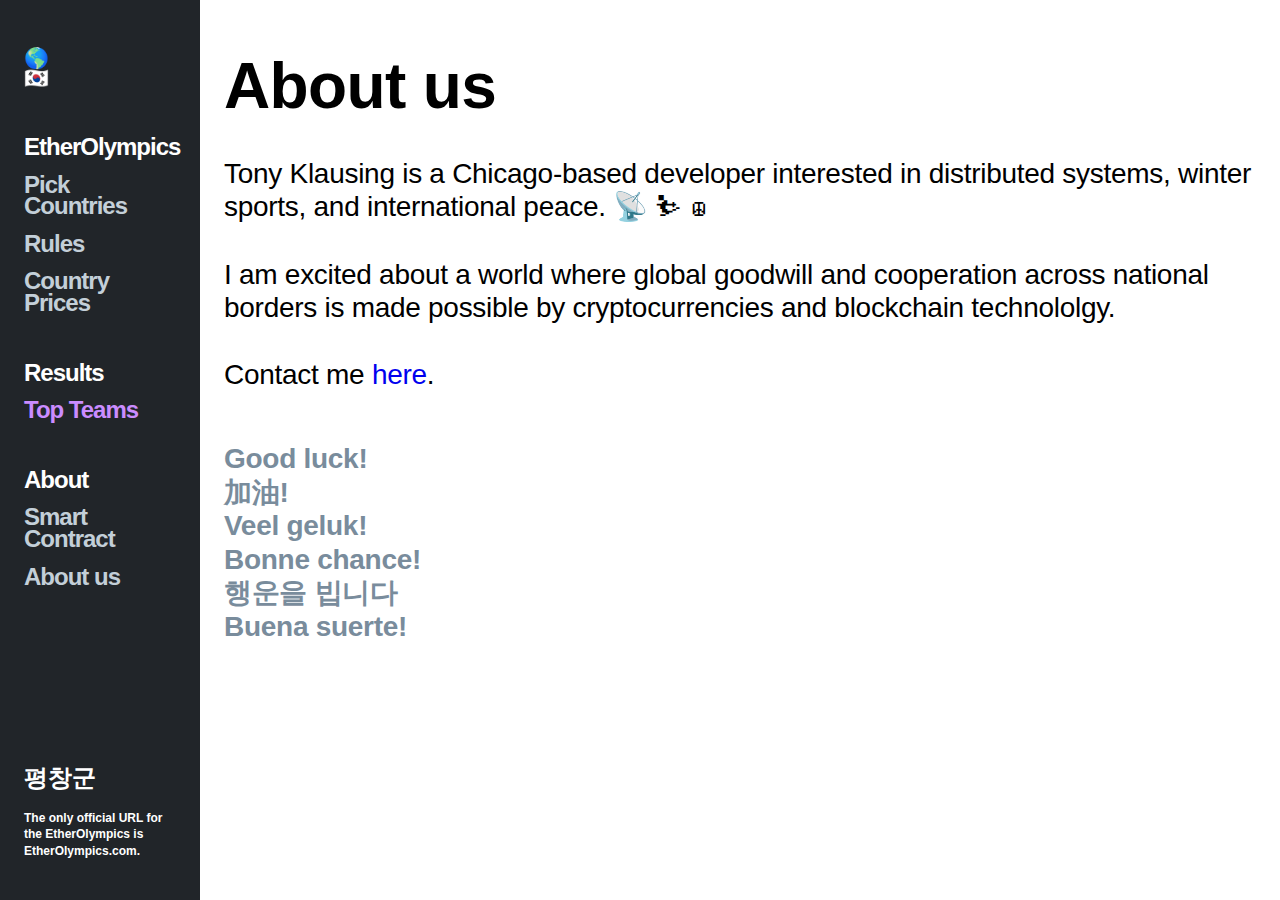
<file: about-us.html>
<!DOCTYPE html><html lang="en" data-scroll-lock="false"><head><meta charset="utf-8"><meta http-equiv="X-UA-Compatible" content="IE=edge"><title>Top Ten EtherOlympics Teams | Top Teams | EtherOlympics</title><meta name="description" content=""><meta name="viewport" content="width=device-width,initial-scale=1"><meta name="format-detection" content="telephone=no"><meta property="og:type" content="website"><meta property="og:site_name" content="EtherOlympics"><meta property="og:title" content="These Top 10 teams (including ties) will receive payouts if the Olympics ended today. Please allow a day or so for the results to update."><meta property="og:description" content=""><meta property="og:image" content="http://etherolympics.com/assets/img/social/draggable-social.png"><meta property="og:url" content=""><meta property="twitter:card" content="summary_large_image"><meta property="twitter:site" content=""><meta property="twitter:account_id" content=""><meta property="twitter:title" content="These Top 10 teams (including ties) will receive payouts if the Olympics ended today. Please allow a day or so for the results to update."><meta property="twitter:description" content=""><meta property="twitter:image" content="http://etherolympics.com/assets/img/social/draggable-social.png"><meta name="apple-mobile-web-app-capable" content="yes"><meta name="apple-mobile-web-app-status-bar-style" content="black-translucent"><meta name="apple-mobile-web-app-title" content="Draggable"><link rel="icon" type="image/png" sizes="16x16" href="https://shopify.github.io/draggable/assets/img/favicons/favicon-16x16.png"><link rel="icon" type="image/png" sizes="32x32" href="https://shopify.github.io/draggable/assets/img/favicons/favicon-32x32.png"><link rel="icon" type="image/png" sizes="96x96" href="https://shopify.github.io/draggable/assets/img/favicons/favicon-96x96.png"><link rel="apple-touch-icon" sizes="180x180" href="https://shopify.github.io/draggable/assets/img/favicons/apple-touch-icon.png"><link rel="manifest" href="../../../Desktop/draggable/examples/dist/manifest.json"><link rel="stylesheet" href="assets/css/examples-app.css"><script src="assets/js/examples-runtime.js" defer="defer"></script><script src="assets/js/examples-vendor.js" defer="defer"></script><script src="assets/js/examples-app.js" defer="defer"></script><script src="https://www.googletagmanager.com/gtag/js?id=UA-107063633-1" async></script><script>function gtag(){dataLayer.push(arguments)}window.dataLayer=window.dataLayer||[],gtag("js",new Date),gtag("config","UA-107063633-1")</script></head><body id="PageSimpleList"><button type="button" id="MobileNavActivator" class="Hamburger" aria-controls="Sidebar" aria-expanded="false"><div class="HamburgerBun"><div class="HamburgerPatty"></div></div></button><aside id="Sidebar" class="Sidebar" aria-hidden="true"><header class="SidebarHeader"><a href="pick-countries.html" class="Brand" title=""><div class="SvgContainer BrandLogo"><h1>🌎 🇰🇷</h1></div></a></header><nav class="Navigation"><ul class="NavList"><li class="NavItem"><span class="NavHeading">EtherOlympics</span></li><li class="NavItem"><a href="pick-countries.html" class="NavLink" title="See example: Pick Countries">Pick Countries</a></li><li class="NavItem"><a href="rules.html" class="NavLink" title="See example: Rules">Rules</a></li><li class="NavItem"><a href="country-prices.html" class="NavLink" title="See example: Country Prices">Country Prices</a></li></ul><ul class="NavList"><li class="NavItem"><span class="NavHeading">Results</span></li><li class="NavItem"><a href="top-teams.html" class="NavLink NavLink--isCurrent" title="See example: Top Teams">Top Teams</a></li></ul><ul class="NavList"><li class="NavItem"><span class="NavHeading">About</span></li><li class="NavItem"><a href="smart-contract.html" class="NavLink" title="See example: Smart Contract">Smart Contract</a></li><li class="NavItem"><a href="about-us.html" class="NavLink" title="See example: About us">About us</a></li></ul></nav><footer class="SidebarFooter"><span class="label Heading--colorWhite Heading--size4 text-no-select">평창군</span><br><br><br><p class="LegalText">The only official URL for the EtherOlympics is <b>EtherOlympics.com</b>.</p></footer></aside><main class="Main" role="main"><div class="MainInterior"><h3 class="Heading Heading--size1 Heading--colorBlack">About us</h3><h3 class="Heading Heading--size3 Heading--colorBlack"><p>Tony Klausing is a Chicago-based developer interested in distributed systems, winter sports, and international peace. 📡 ⛷ ☮<br><br>I am excited about a world where global goodwill and cooperation across national borders is made possible by cryptocurrencies and blockchain technololgy.</p><br><p>Contact me <a href="https://www.twitter.com/tonklaus">here</a>.</p></h3><br><br><br><br><br><span class="notranslate"><h2 class="Subheading">Good luck!<br>加油!<br>Veel geluk!<br>Bonne chance!<br>행운을 빕니다<br>Buena suerte!</h2></span><br><br></div></main></body></html>
</file>
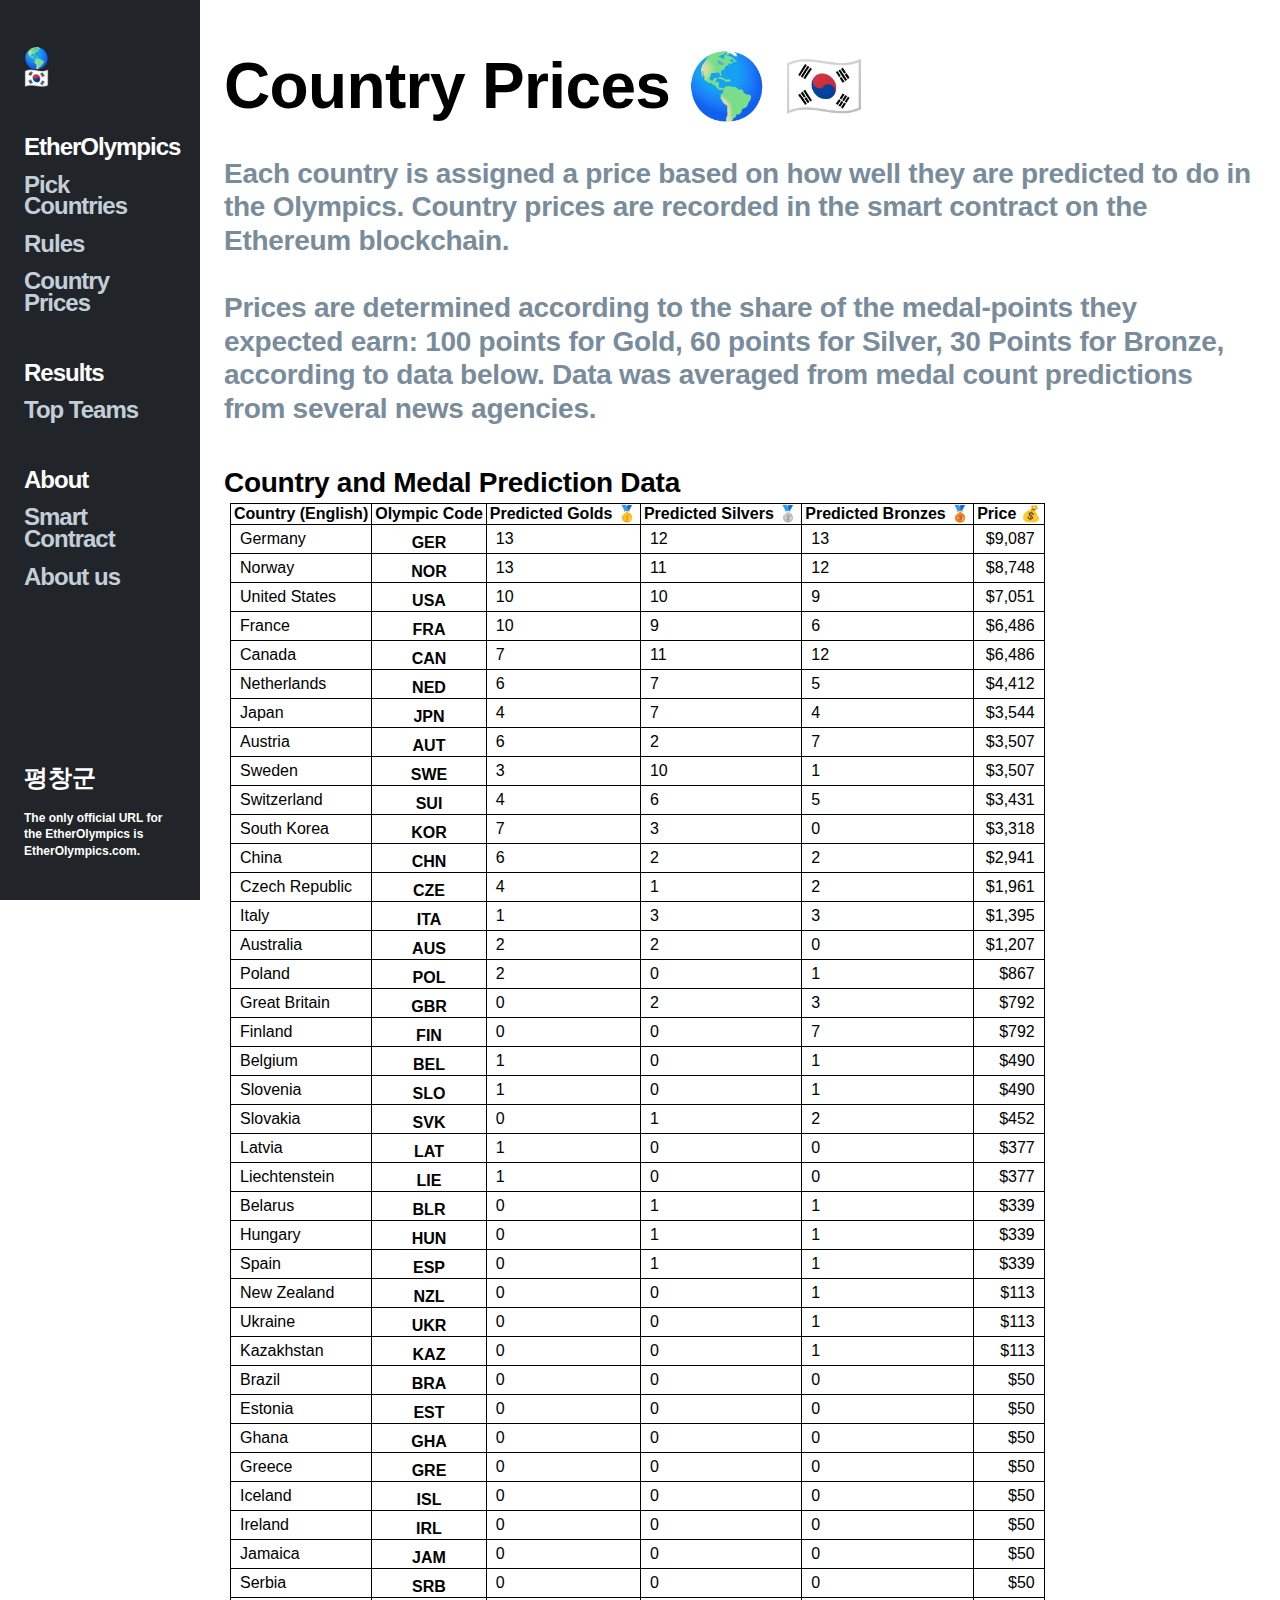
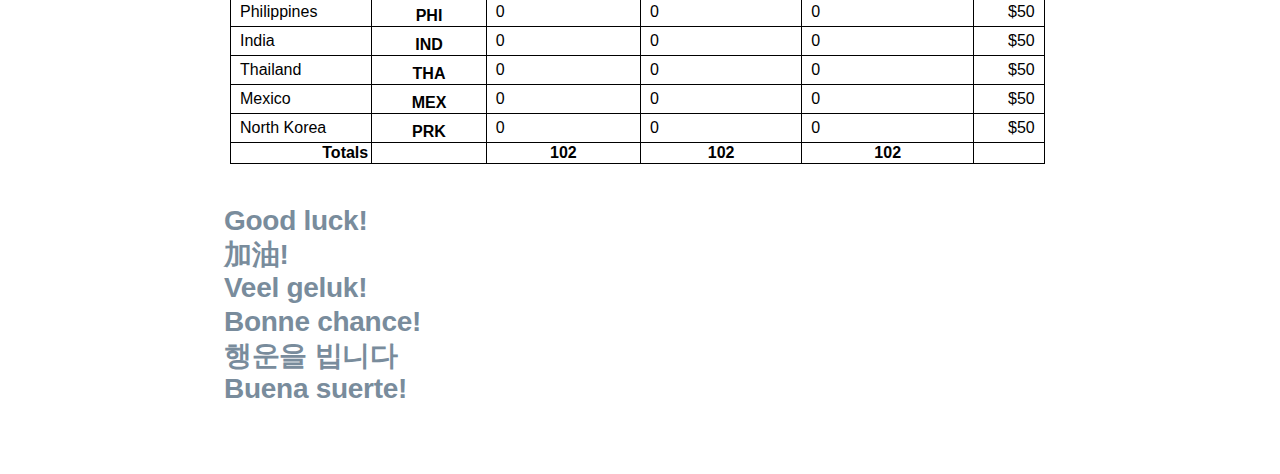
<file: country-prices.html>
<!DOCTYPE html><html lang="en" data-scroll-lock="false"><head><meta charset="utf-8"><meta http-equiv="X-UA-Compatible" content="IE=edge"><title>EtherOlympics</title><meta name="description" content=""><meta name="viewport" content="width=device-width,initial-scale=1"><meta name="format-detection" content="telephone=no"><meta property="og:type" content="website"><meta property="og:site_name" content="EtherOlympics"><meta property="og:title" content=""><meta property="og:description" content=""><meta property="og:image" content="http://etherolympics.com/assets/img/social/draggable-social.png"><meta property="og:url" content=""><meta property="twitter:card" content="summary_large_image"><meta property="twitter:site" content=""><meta property="twitter:account_id" content=""><meta property="twitter:title" content=""><meta property="twitter:description" content=""><meta property="twitter:image" content="http://etherolympics.com/assets/img/social/draggable-social.png"><meta name="apple-mobile-web-app-capable" content="yes"><meta name="apple-mobile-web-app-status-bar-style" content="black-translucent"><meta name="apple-mobile-web-app-title" content="Draggable"><link rel="icon" type="image/png" sizes="16x16" href="https://shopify.github.io/draggable/assets/img/favicons/favicon-16x16.png"><link rel="icon" type="image/png" sizes="32x32" href="https://shopify.github.io/draggable/assets/img/favicons/favicon-32x32.png"><link rel="icon" type="image/png" sizes="96x96" href="https://shopify.github.io/draggable/assets/img/favicons/favicon-96x96.png"><link rel="apple-touch-icon" sizes="180x180" href="https://shopify.github.io/draggable/assets/img/favicons/apple-touch-icon.png"><link rel="manifest" href="manifest.json"><link rel="stylesheet" href="assets/css/examples-app.css"><script src="assets/js/examples-runtime.js" defer="defer"></script><script src="assets/js/examples-vendor.js" defer="defer"></script><script src="assets/js/examples-app.js" defer="defer"></script><script src="https://www.googletagmanager.com/gtag/js?id=UA-107063633-1" async></script><script>function gtag(){dataLayer.push(arguments)}window.dataLayer=window.dataLayer||[],gtag("js",new Date),gtag("config","UA-107063633-1")</script></head><body id="PageSimpleList"><button type="button" id="MobileNavActivator" class="Hamburger" aria-controls="Sidebar" aria-expanded="false"><div class="HamburgerBun"><div class="HamburgerPatty"></div></div></button><aside id="Sidebar" class="Sidebar" aria-hidden="true"><header class="SidebarHeader"><a href="./pick-countries.html" class="Brand" title=""><div class="SvgContainer BrandLogo"><h1>🌎 🇰🇷</h1></div></a></header><nav class="Navigation"><ul class="NavList"><li class="NavItem"><span class="NavHeading">EtherOlympics</span></li><li class="NavItem"><a href="pick-countries.html" class="NavLink" title="See example: Pick Countries">Pick Countries</a></li><li class="NavItem"><a href="rules.html" class="NavLink" title="See example: Rules">Rules</a></li><li class="NavItem"><a href="country-prices.html" class="NavLink" title="See example: Country Prices">Country Prices</a></li></ul><ul class="NavList"><li class="NavItem"><span class="NavHeading">Results</span></li><li class="NavItem"><a href="top-teams.html" class="NavLink" title="See example: Top Teams">Top Teams</a></li></ul><ul class="NavList"><li class="NavItem"><span class="NavHeading">About</span></li><li class="NavItem"><a href="smart-contract.html" class="NavLink" title="See example: Smart Contract">Smart Contract</a></li><li class="NavItem"><a href="about-us.html" class="NavLink" title="See example: About us">About us</a></li></ul></nav><footer class="SidebarFooter"><span class="label Heading--colorWhite Heading--size4 text-no-select">평창군</span><br><br><br><p class="LegalText">The only official URL for the EtherOlympics is <b>EtherOlympics.com</b>.</p></footer></aside><main class="Main" role="main"><div class="MainInterior"><div id="google_translate_element"></div><h3 class="Heading Heading--size1 Heading--colorBlack">Country Prices 🌎 🇰🇷</h3><h2 class="Subheading">Each country is assigned a price based on how well they are predicted to do in the Olympics. Country prices are recorded in the smart contract on the Ethereum blockchain.<br><br>Prices are determined according to the share of the medal-points they expected earn: 100 points for Gold, 60 points for Silver, 30 Points for Bronze, according to data below. Data was averaged from medal count predictions from several news agencies.</h2><br><br><br><p></p><br><span class="notranslate"><h3 class="Heading Heading--size3 Heading--colorBlack">Country and Medal Prediction Data</h3><meta http-equiv="Content-Type" content="text/html; charset=utf-8"><style type="text/css">.ritz .waffle a { color: inherit; }.ritz .waffle .s5{border-bottom:1px SOLID #000000;border-right:1px SOLID #000000;background-color:#ffffff;text-align:left;color:#000000;font-family:'Helvetica Neue',Arial;font-size:12pt;vertical-align:bottom;white-space:nowrap;direction:ltr;padding:6px 9px 6px 9px;}.ritz .waffle .s7{border-bottom:1px SOLID #000000;border-right:1px SOLID #000000;background-color:#ffffff;text-align:right;color:#000000;font-family:'Helvetica Neue',Arial;font-size:12pt;vertical-align:bottom;white-space:nowrap;direction:ltr;padding:6px 9px 6px 9px;}.ritz .waffle .s8{border-right:1px SOLID #000000;background-color:#ffffff;text-align:right;font-weight:bold;color:#000000;font-family:'Helvetica Neue',Arial;font-size:12pt;vertical-align:bottom;white-space:nowrap;direction:ltr;padding:2px 3px 2px 3px;}.ritz .waffle .s10{border-bottom:1px SOLID #000000;border-right:1px SOLID #000000;background-color:#ffffff;text-align:left;font-weight:bold;color:#000000;font-family:'Helvetica Neue',Arial;font-size:12pt;vertical-align:bottom;white-space:nowrap;direction:ltr;padding:2px 3px 2px 3px;}.ritz .waffle .s11{border-bottom:1px SOLID #000000;border-right:1px SOLID #000000;background-color:#ffffff;text-align:left;color:#000000;font-family:'Helvetica Neue',Arial;font-size:12pt;vertical-align:bottom;white-space:nowrap;direction:ltr;padding:2px 3px 2px 3px;}.ritz .waffle .s2{border-right:1px SOLID #000000;background-color:#ffffff;text-align:center;font-weight:bold;color:#ffffff;font-family:'Helvetica Neue',Arial;font-size:12pt;vertical-align:middle;white-space:normal;overflow:hidden;word-wrap:break-word;direction:ltr;padding:2px 3px 2px 3px;}.ritz .waffle .s9{border-bottom:1px SOLID #000000;border-right:1px SOLID #000000;background-color:#ffffff;text-align:right;font-weight:bold;color:#000000;font-family:'Helvetica Neue',Arial;font-size:12pt;vertical-align:bottom;white-space:nowrap;direction:ltr;padding:2px 3px 2px 3px;}.ritz .waffle .s0{background-color:#ffffff;text-align:center;font-weight:bold;color:#ffffff;font-family:'Helvetica Neue',Arial;font-size:12pt;vertical-align:middle;white-space:normal;overflow:hidden;word-wrap:break-word;direction:ltr;padding:2px 3px 2px 3px;}.ritz .waffle .s4{border-right:1px SOLID #000000;background-color:#ffffff;text-align:center;font-weight:bold;color:#000000;font-family:'Helvetica Neue',Arial;font-size:12pt;vertical-align:bottom;white-space:nowrap;direction:ltr;padding:2px 3px 2px 3px;}.ritz .waffle .s6{border-bottom:1px SOLID #000000;border-right:1px SOLID #000000;background-color:#ffffff;text-align:center;font-weight:bold;color:#000000;font-family:'Helvetica Neue',Arial;font-size:12pt;vertical-align:bottom;white-space:nowrap;direction:ltr;padding:2px 3px 2px 3px;}.ritz .waffle .s3{border-bottom:1px SOLID #000000;border-right:1px SOLID #000000;background-color:#ffffff;text-align:center;font-weight:bold;color:#000000;font-family:'Helvetica Neue',Arial;font-size:12pt;vertical-align:middle;white-space:normal;overflow:hidden;word-wrap:break-word;direction:ltr;padding:2px 3px 2px 3px;}.ritz .waffle .s1{border-bottom:1px SOLID #000000;background-color:#ffffff;text-align:center;font-weight:bold;color:#000000;font-family:'Helvetica Neue',Arial;font-size:12pt;vertical-align:middle;white-space:normal;overflow:hidden;word-wrap:break-word;direction:ltr;padding:2px 3px 2px 3px;}</style><div class="ritz grid-container" dir="ltr"><table class="waffle" cellspacing="0" cellpadding="0"><thead><tr><th class="row-header freezebar-origin-ltr"></th></tr></thead><tbody><tr style="height:1px;"><th id="1740600952R0" style="height: 1px;" class="row-headers-background"></th><td class="s0" dir="ltr"></td><td class="s1" dir="ltr"></td><td class="s1" dir="ltr"></td><td class="s1" dir="ltr"></td><td class="s1" dir="ltr"></td><td class="s1" dir="ltr"></td><td class="s1" dir="ltr"></td></tr><tr style="height:20px;"><th id="1740600952R1" style="height: 20px;" class="row-headers-background"></th><td class="s2" dir="ltr"></td><td class="s3" dir="ltr">Country (English)</td><td class="s3" dir="ltr">Olympic Code</td><td class="s3" dir="ltr">Predicted Golds 🥇</td><td class="s3" dir="ltr">Predicted Silvers 🥈</td><td class="s3" dir="ltr">Predicted Bronzes 🥉</td><td class="s3" dir="ltr">Price 💰</td></tr><tr style="height:20px;"><th id="1740600952R2" style="height: 20px;" class="row-headers-background"></th><td class="s4" dir="ltr"></td><td class="s5" dir="ltr">Germany</td><td class="s6" dir="ltr">GER</td><td class="s5" dir="ltr">13</td><td class="s5" dir="ltr">12</td><td class="s5" dir="ltr">13</td><td class="s7">$9,087</td></tr><tr style="height:20px;"><th id="1740600952R3" style="height: 20px;" class="row-headers-background"></th><td class="s4" dir="ltr"></td><td class="s5" dir="ltr">Norway</td><td class="s6" dir="ltr">NOR</td><td class="s5" dir="ltr">13</td><td class="s5" dir="ltr">11</td><td class="s5" dir="ltr">12</td><td class="s7">$8,748</td></tr><tr style="height:20px;"><th id="1740600952R4" style="height: 20px;" class="row-headers-background"></th><td class="s4" dir="ltr"></td><td class="s5" dir="ltr">United States</td><td class="s6" dir="ltr">USA</td><td class="s5" dir="ltr">10</td><td class="s5" dir="ltr">10</td><td class="s5" dir="ltr">9</td><td class="s7">$7,051</td></tr><tr style="height:20px;"><th id="1740600952R5" style="height: 20px;" class="row-headers-background"><td class="s4" dir="ltr"></td><td class="s5" dir="ltr">France</td><td class="s6" dir="ltr">FRA</td><td class="s5" dir="ltr">10</td><td class="s5" dir="ltr">9</td><td class="s5" dir="ltr">6</td><td class="s7">$6,486</td></th></tr><tr style="height:20px;"><th id="1740600952R6" style="height: 20px;" class="row-headers-background"></th><td class="s4" dir="ltr"></td><td class="s5" dir="ltr">Canada</td><td class="s6" dir="ltr">CAN</td><td class="s5" dir="ltr">7</td><td class="s5" dir="ltr">11</td><td class="s5" dir="ltr">12</td><td class="s7">$6,486</td></tr><tr style="height:20px;"><th id="1740600952R7" style="height: 20px;" class="row-headers-background"></th><td class="s4" dir="ltr"></td><td class="s5" dir="ltr">Netherlands</td><td class="s6" dir="ltr">NED</td><td class="s5" dir="ltr">6</td><td class="s5" dir="ltr">7</td><td class="s5" dir="ltr">5</td><td class="s7">$4,412</td></tr><tr style="height:20px;"><th id="1740600952R8" style="height: 20px;" class="row-headers-background"></th><td class="s4" dir="ltr"></td><td class="s5" dir="ltr">Japan</td><td class="s6" dir="ltr">JPN</td><td class="s5" dir="ltr">4</td><td class="s5" dir="ltr">7</td><td class="s5" dir="ltr">4</td><td class="s7">$3,544</td></tr><tr style="height:20px;"><th id="1740600952R9" style="height: 20px;" class="row-headers-background"></th><td class="s4" dir="ltr"></td><td class="s5" dir="ltr">Austria</td><td class="s6" dir="ltr">AUT</td><td class="s5" dir="ltr">6</td><td class="s5" dir="ltr">2</td><td class="s5" dir="ltr">7</td><td class="s7">$3,507</td></tr><tr style="height:20px;"><th id="1740600952R10" style="height: 20px;" class="row-headers-background"></th><td class="s4" dir="ltr"></td><td class="s5" dir="ltr">Sweden</td><td class="s6" dir="ltr">SWE</td><td class="s5" dir="ltr">3</td><td class="s5" dir="ltr">10</td><td class="s5" dir="ltr">1</td><td class="s7">$3,507</td></tr><tr style="height:20px;"><th id="1740600952R11" style="height: 20px;" class="row-headers-background"></th><td class="s4" dir="ltr"></td><td class="s5" dir="ltr">Switzerland</td><td class="s6" dir="ltr">SUI</td><td class="s5" dir="ltr">4</td><td class="s5" dir="ltr">6</td><td class="s5" dir="ltr">5</td><td class="s7">$3,431</td></tr><tr style="height:20px;"><th id="1740600952R12" style="height: 20px;" class="row-headers-background"></th><td class="s4" dir="ltr"></td><td class="s5" dir="ltr">South Korea</td><td class="s6" dir="ltr">KOR</td><td class="s5" dir="ltr">7</td><td class="s5" dir="ltr">3</td><td class="s5" dir="ltr">0</td><td class="s7">$3,318</td></tr><tr style="height:20px;"><th id="1740600952R13" style="height: 20px;" class="row-headers-background"></th><td class="s4" dir="ltr"></td><td class="s5" dir="ltr">China</td><td class="s6" dir="ltr">CHN</td><td class="s5" dir="ltr">6</td><td class="s5" dir="ltr">2</td><td class="s5" dir="ltr">2</td><td class="s7">$2,941</td></tr><tr style="height:20px;"><th id="1740600952R14" style="height: 20px;" class="row-headers-background"></th><td class="s4" dir="ltr"></td><td class="s5" dir="ltr">Czech Republic</td><td class="s6" dir="ltr">CZE</td><td class="s5" dir="ltr">4</td><td class="s5" dir="ltr">1</td><td class="s5" dir="ltr">2</td><td class="s7">$1,961</td></tr><tr style="height:20px;"><th id="1740600952R15" style="height: 20px;" class="row-headers-background"></th><td class="s4" dir="ltr"></td><td class="s5" dir="ltr">Italy</td><td class="s6" dir="ltr">ITA</td><td class="s5" dir="ltr">1</td><td class="s5" dir="ltr">3</td><td class="s5" dir="ltr">3</td><td class="s7">$1,395</td></tr><tr style="height:20px;"><th id="1740600952R16" style="height: 20px;" class="row-headers-background"></th><td class="s4" dir="ltr"></td><td class="s5" dir="ltr">Australia</td><td class="s6" dir="ltr">AUS</td><td class="s5" dir="ltr">2</td><td class="s5" dir="ltr">2</td><td class="s5" dir="ltr">0</td><td class="s7">$1,207</td></tr><tr style="height:20px;"><th id="1740600952R17" style="height: 20px;" class="row-headers-background"></th><td class="s4" dir="ltr"></td><td class="s5" dir="ltr">Poland</td><td class="s6" dir="ltr">POL</td><td class="s5" dir="ltr">2</td><td class="s5" dir="ltr">0</td><td class="s5" dir="ltr">1</td><td class="s7">$867</td></tr><tr style="height:20px;"><th id="1740600952R18" style="height: 20px;" class="row-headers-background"></th><td class="s4" dir="ltr"></td><td class="s5" dir="ltr">Great Britain</td><td class="s6" dir="ltr">GBR</td><td class="s5" dir="ltr">0</td><td class="s5" dir="ltr">2</td><td class="s5" dir="ltr">3</td><td class="s7">$792</td></tr><tr style="height:20px;"><th id="1740600952R19" style="height: 20px;" class="row-headers-background"></th><td class="s4" dir="ltr"></td><td class="s5" dir="ltr">Finland</td><td class="s6" dir="ltr">FIN</td><td class="s5" dir="ltr">0</td><td class="s5" dir="ltr">0</td><td class="s5" dir="ltr">7</td><td class="s7">$792</td></tr><tr style="height:20px;"><th id="1740600952R20" style="height: 20px;" class="row-headers-background"></th><td class="s4" dir="ltr"></td><td class="s5" dir="ltr">Belgium</td><td class="s6" dir="ltr">BEL</td><td class="s5" dir="ltr">1</td><td class="s5" dir="ltr">0</td><td class="s5" dir="ltr">1</td><td class="s7">$490</td></tr><tr style="height:20px;"><th id="1740600952R21" style="height: 20px;" class="row-headers-background"></th><td class="s4" dir="ltr"></td><td class="s5" dir="ltr">Slovenia</td><td class="s6" dir="ltr">SLO</td><td class="s5" dir="ltr">1</td><td class="s5" dir="ltr">0</td><td class="s5" dir="ltr">1</td><td class="s7">$490</td></tr><tr style="height:20px;"><th id="1740600952R22" style="height: 20px;" class="row-headers-background"></th><td class="s4" dir="ltr"></td><td class="s5" dir="ltr">Slovakia</td><td class="s6" dir="ltr">SVK</td><td class="s5" dir="ltr">0</td><td class="s5" dir="ltr">1</td><td class="s5" dir="ltr">2</td><td class="s7">$452</td></tr><tr style="height:20px;"><th id="1740600952R23" style="height: 20px;" class="row-headers-background"></th><td class="s4" dir="ltr"></td><td class="s5" dir="ltr">Latvia</td><td class="s6" dir="ltr">LAT</td><td class="s5" dir="ltr">1</td><td class="s5" dir="ltr">0</td><td class="s5" dir="ltr">0</td><td class="s7">$377</td></tr><tr style="height:20px;"><th id="1740600952R24" style="height: 20px;" class="row-headers-background"></th><td class="s4" dir="ltr"></td><td class="s5" dir="ltr">Liechtenstein</td><td class="s6" dir="ltr">LIE</td><td class="s5" dir="ltr">1</td><td class="s5" dir="ltr">0</td><td class="s5" dir="ltr">0</td><td class="s7">$377</td></tr><tr style="height:20px;"><th id="1740600952R25" style="height: 20px;" class="row-headers-background"></th><td class="s4" dir="ltr"></td><td class="s5" dir="ltr">Belarus</td><td class="s6" dir="ltr">BLR</td><td class="s5" dir="ltr">0</td><td class="s5" dir="ltr">1</td><td class="s5" dir="ltr">1</td><td class="s7">$339</td></tr><tr style="height:20px;"><th id="1740600952R26" style="height: 20px;" class="row-headers-background"></th><td class="s4" dir="ltr"></td><td class="s5" dir="ltr">Hungary</td><td class="s6" dir="ltr">HUN</td><td class="s5" dir="ltr">0</td><td class="s5" dir="ltr">1</td><td class="s5" dir="ltr">1</td><td class="s7">$339</td></tr><tr style="height:20px;"><th id="1740600952R27" style="height: 20px;" class="row-headers-background"></th><td class="s4" dir="ltr"></td><td class="s5" dir="ltr">Spain</td><td class="s6" dir="ltr">ESP</td><td class="s5" dir="ltr">0</td><td class="s5" dir="ltr">1</td><td class="s5" dir="ltr">1</td><td class="s7">$339</td></tr><tr style="height:20px;"><th id="1740600952R28" style="height: 20px;" class="row-headers-background"></th><td class="s4" dir="ltr"></td><td class="s5" dir="ltr">New Zealand</td><td class="s6" dir="ltr">NZL</td><td class="s5" dir="ltr">0</td><td class="s5" dir="ltr">0</td><td class="s5" dir="ltr">1</td><td class="s7">$113</td></tr><tr style="height:20px;"><th id="1740600952R29" style="height: 20px;" class="row-headers-background"></th><td class="s4" dir="ltr"></td><td class="s5" dir="ltr">Ukraine</td><td class="s6" dir="ltr">UKR</td><td class="s5" dir="ltr">0</td><td class="s5" dir="ltr">0</td><td class="s5" dir="ltr">1</td><td class="s7">$113</td></tr><tr style="height:20px;"><th id="1740600952R30" style="height: 20px;" class="row-headers-background"></th><td class="s4" dir="ltr"></td><td class="s5" dir="ltr">Kazakhstan</td><td class="s6" dir="ltr">KAZ</td><td class="s5" dir="ltr">0</td><td class="s5" dir="ltr">0</td><td class="s5" dir="ltr">1</td><td class="s7">$113</td></tr><tr style="height:20px;"><th id="1740600952R31" style="height: 20px;" class="row-headers-background"></th><td class="s4" dir="ltr"></td><td class="s5" dir="ltr">Brazil</td><td class="s6" dir="ltr">BRA</td><td class="s5" dir="ltr">0</td><td class="s5" dir="ltr">0</td><td class="s5" dir="ltr">0</td><td class="s7" dir="ltr">$50</td></tr><tr style="height:20px;"><th id="1740600952R32" style="height: 20px;" class="row-headers-background"></th><td class="s4" dir="ltr"></td><td class="s5" dir="ltr">Estonia</td><td class="s6" dir="ltr">EST</td><td class="s5" dir="ltr">0</td><td class="s5" dir="ltr">0</td><td class="s5" dir="ltr">0</td><td class="s7" dir="ltr">$50</td></tr><tr style="height:20px;"><th id="1740600952R33" style="height: 20px;" class="row-headers-background"></th><td class="s4" dir="ltr"></td><td class="s5" dir="ltr">Ghana</td><td class="s6" dir="ltr">GHA</td><td class="s5" dir="ltr">0</td><td class="s5" dir="ltr">0</td><td class="s5" dir="ltr">0</td><td class="s7" dir="ltr">$50</td></tr><tr style="height:20px;"><th id="1740600952R34" style="height: 20px;" class="row-headers-background"></th><td class="s4" dir="ltr"></td><td class="s5" dir="ltr">Greece</td><td class="s6" dir="ltr">GRE</td><td class="s5" dir="ltr">0</td><td class="s5" dir="ltr">0</td><td class="s5" dir="ltr">0</td><td class="s7" dir="ltr">$50</td></tr><tr style="height:20px;"><th id="1740600952R35" style="height: 20px;" class="row-headers-background"></th><td class="s4" dir="ltr"></td><td class="s5" dir="ltr">Iceland</td><td class="s6" dir="ltr">ISL</td><td class="s5" dir="ltr">0</td><td class="s5" dir="ltr">0</td><td class="s5" dir="ltr">0</td><td class="s7" dir="ltr">$50</td></tr><tr style="height:20px;"><th id="1740600952R36" style="height: 20px;" class="row-headers-background"></th><td class="s4" dir="ltr"></td><td class="s5" dir="ltr">Ireland</td><td class="s6" dir="ltr">IRL</td><td class="s5" dir="ltr">0</td><td class="s5" dir="ltr">0</td><td class="s5" dir="ltr">0</td><td class="s7" dir="ltr">$50</td></tr><tr style="height:20px;"><th id="1740600952R37" style="height: 20px;" class="row-headers-background"></th><td class="s4" dir="ltr"></td><td class="s5" dir="ltr">Jamaica</td><td class="s6" dir="ltr">JAM</td><td class="s5" dir="ltr">0</td><td class="s5" dir="ltr">0</td><td class="s5" dir="ltr">0</td><td class="s7" dir="ltr">$50</td></tr><tr style="height:20px;"><th id="1740600952R38" style="height: 20px;" class="row-headers-background"></th><td class="s4" dir="ltr"></td><td class="s5" dir="ltr">Serbia</td><td class="s6" dir="ltr">SRB</td><td class="s5" dir="ltr">0</td><td class="s5" dir="ltr">0</td><td class="s5" dir="ltr">0</td><td class="s7" dir="ltr">$50</td></tr><tr style="height:20px;"><th id="1740600952R39" style="height: 20px;" class="row-headers-background"></th><td class="s4" dir="ltr"></td><td class="s5" dir="ltr">Philippines</td><td class="s6" dir="ltr">PHI</td><td class="s5" dir="ltr">0</td><td class="s5" dir="ltr">0</td><td class="s5" dir="ltr">0</td><td class="s7" dir="ltr">$50</td></tr><tr style="height:20px;"><th id="1740600952R40" style="height: 20px;" class="row-headers-background"></th><td class="s4" dir="ltr"></td><td class="s5" dir="ltr">India</td><td class="s6" dir="ltr">IND</td><td class="s5" dir="ltr">0</td><td class="s5" dir="ltr">0</td><td class="s5" dir="ltr">0</td><td class="s7" dir="ltr">$50</td></tr><tr style="height:20px;"><th id="1740600952R41" style="height: 20px;" class="row-headers-background"></th><td class="s4" dir="ltr"></td><td class="s5" dir="ltr">Thailand</td><td class="s6" dir="ltr">THA</td><td class="s5" dir="ltr">0</td><td class="s5" dir="ltr">0</td><td class="s5" dir="ltr">0</td><td class="s7" dir="ltr">$50</td></tr><tr style="height:20px;"><th id="1740600952R42" style="height: 20px;" class="row-headers-background"></th><td class="s4" dir="ltr"></td><td class="s5" dir="ltr">Mexico</td><td class="s6" dir="ltr">MEX</td><td class="s5" dir="ltr">0</td><td class="s5" dir="ltr">0</td><td class="s5" dir="ltr">0</td><td class="s7" dir="ltr">$50</td></tr><tr style="height:20px;"><th id="1740600952R43" style="height: 20px;" class="row-headers-background"></th><td class="s4" dir="ltr"></td><td class="s5" dir="ltr">North Korea</td><td class="s6" dir="ltr">PRK</td><td class="s5" dir="ltr">0</td><td class="s5" dir="ltr">0</td><td class="s5" dir="ltr">0</td><td class="s7" dir="ltr">$50</td></tr><tr style="height:20px;"><th id="1740600952R44" style="height: 20px;" class="row-headers-background"></th><td class="s8" dir="ltr"></td><td class="s9" dir="ltr">Totals</td><td class="s10"></td><td class="s6" dir="ltr">102</td><td class="s6" dir="ltr">102</td><td class="s6" dir="ltr">102</td><td class="s11"></td></tr></tbody></table></div></span><script type="text/javascript" nonce="1faItx8lOVwf0Ca0EKgsCZ9biAw">function posObj(e,t,o,n,f,d){var r=!1,s=document.getElementById(e);s||(s=document.getElementById(e+"-grid-container")),s&&(r="rtl"==s.getAttribute("dir"));var l=document.getElementById(e+"R"+o),m=document.getElementById(e+"C"+n);if(l&&m){for(var i=document.getElementById(t).style,c=d;l&&l!=s;)c+=l.offsetTop,l=l.offsetParent;for(var p=f;m&&m!=s;)p+=m.offsetLeft,m=m.offsetParent;r&&(p-=objlEement.offsetWidth),i.left=p+"px",i.top=c+"px",i.display="block",i.border="1px solid #000000"}}function posObjs(){}posObjs()</script><br><br><br><br><h2 class="Subheading"><span class="notranslate">Good luck!<br>加油!<br>Veel geluk!<br>Bonne chance!<br>행운을 빕니다<br>Buena suerte!</span></h2><br><br></div></main></body>

<script type="text/javascript">
    function googleTranslateElementInit() {
        new google.translate.TranslateElement({pageLanguage: 'en'}, 'google_translate_element');
    }
</script>

<script type="text/javascript" src="//translate.google.com/translate_a/element.js?cb=googleTranslateElementInit"></script>
</html></html>
</file>
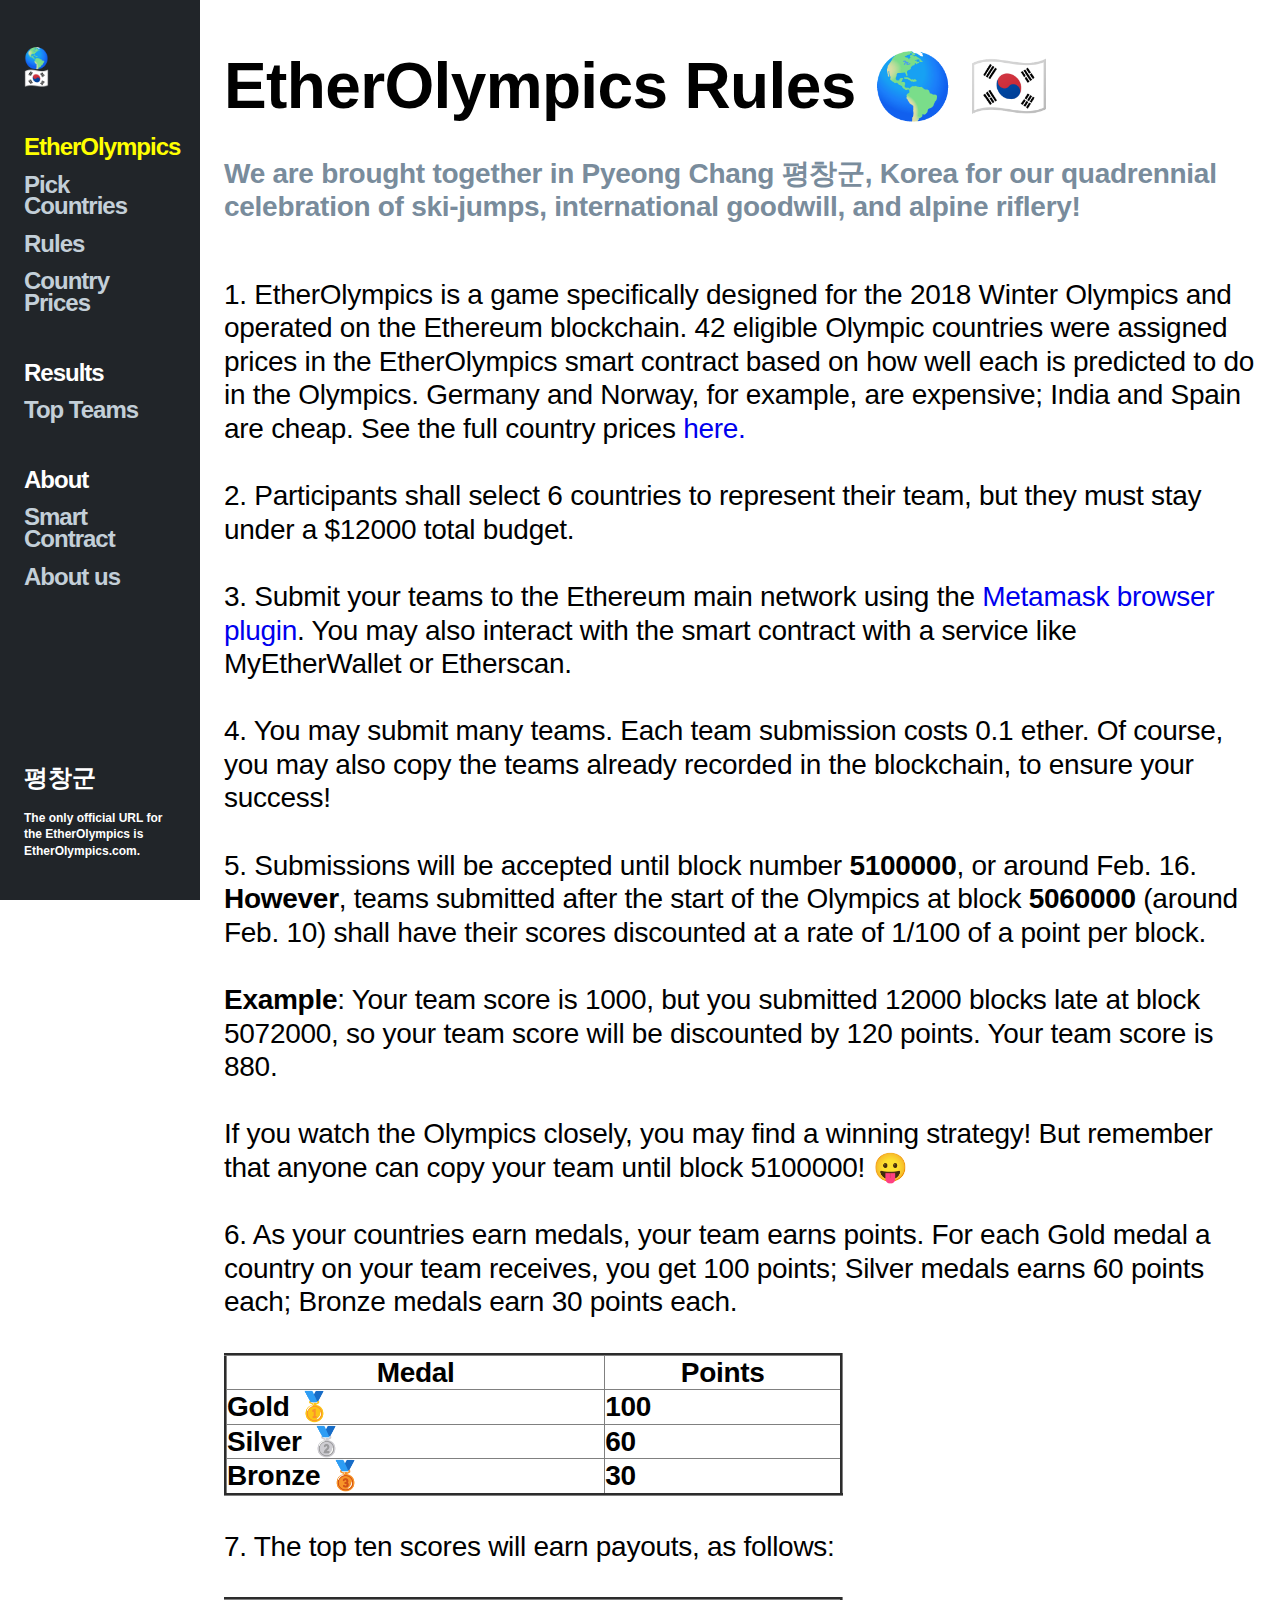
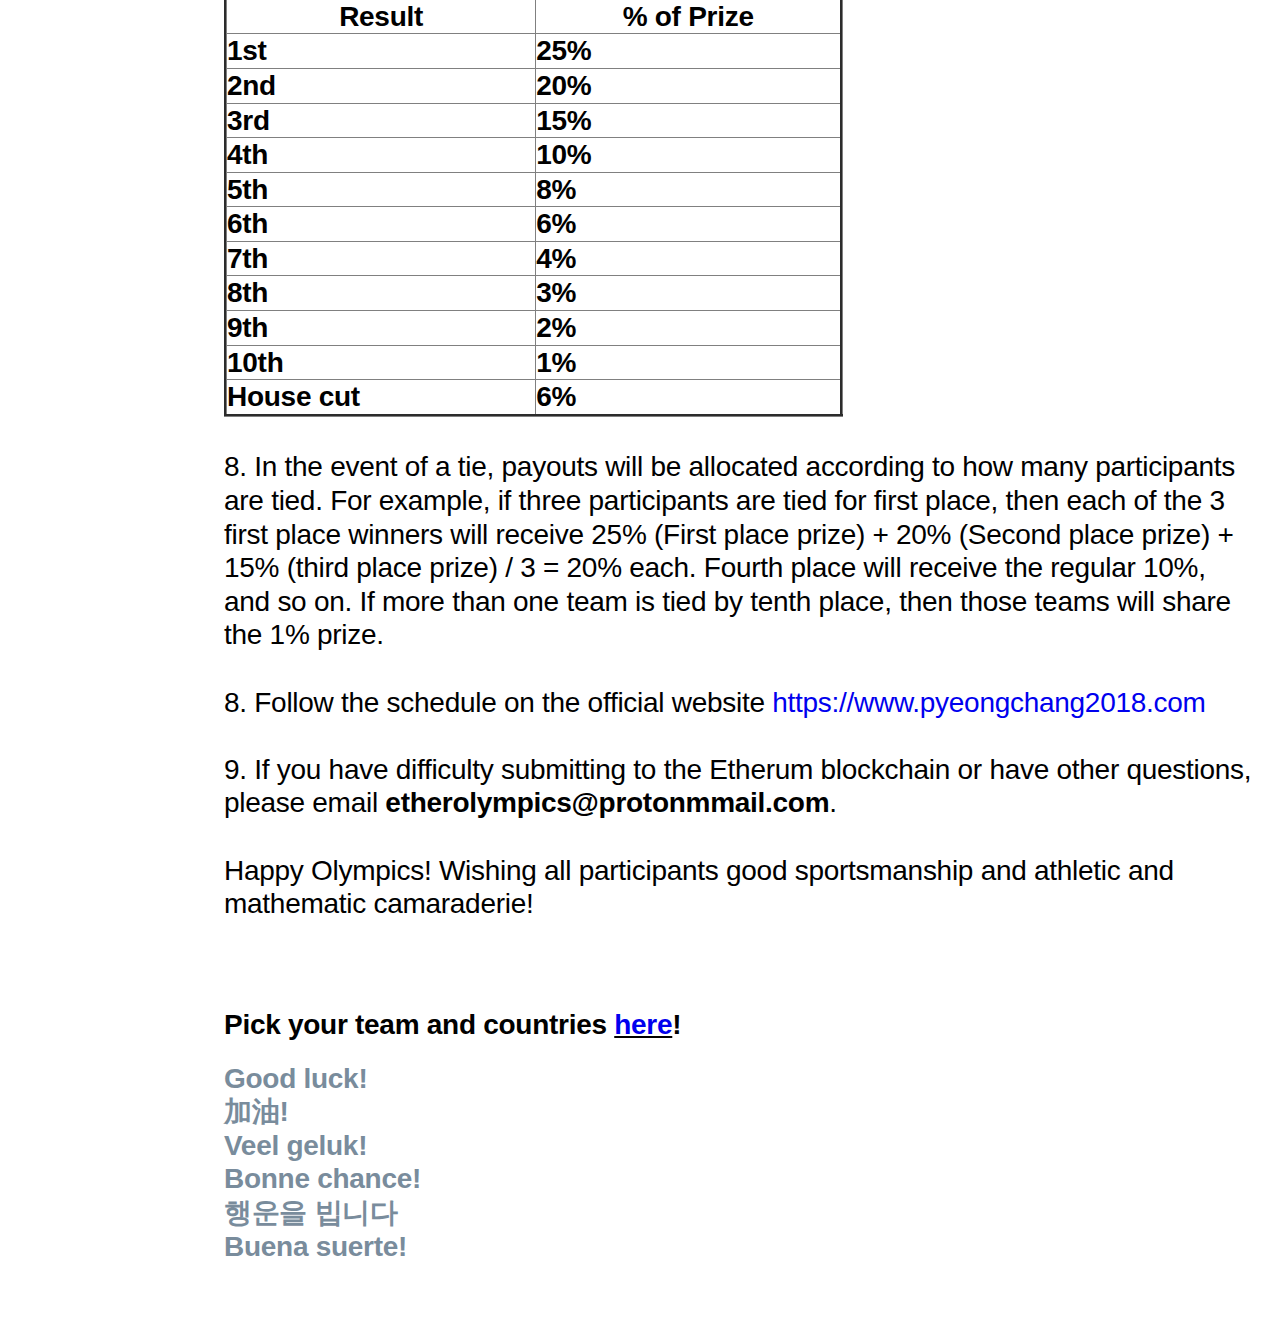
<file: rules.html>
<!DOCTYPE html><html lang="en" data-scroll-lock="false"><head><meta charset="utf-8"><meta http-equiv="X-UA-Compatible" content="IE=edge"><title>EtherOlympics | One and only | EtherOlympics</title><meta name="description" content=""><meta name="viewport" content="width=device-width,initial-scale=1"><meta name="format-detection" content="telephone=no"><meta property="og:type" content="website"><meta property="og:site_name" content="EtherOlympics"><meta property="og:title" content="Pick six countries for your EtherOlympics team, but stay under the $12,000 budget."><meta property="og:description" content=""><meta property="og:image" content="http://etherolympics.com/assets/img/social/draggable-social.png"><meta property="og:url" content=""><meta property="twitter:card" content="summary_large_image"><meta property="twitter:site" content=""><meta property="twitter:account_id" content=""><meta property="twitter:title" content="Pick six countries for your EtherOlympics team, but stay under the $12,000 budget."><meta property="twitter:description" content=""><meta property="twitter:image" content="http://etherolympics.com/assets/img/social/draggable-social.png"><meta name="apple-mobile-web-app-capable" content="yes"><meta name="apple-mobile-web-app-status-bar-style" content="black-translucent"><meta name="apple-mobile-web-app-title" content="Draggable"><link rel="icon" type="image/png" sizes="16x16" href="https://shopify.github.io/draggable/assets/img/favicons/favicon-16x16.png"><link rel="icon" type="image/png" sizes="32x32" href="https://shopify.github.io/draggable/assets/img/favicons/favicon-32x32.png"><link rel="icon" type="image/png" sizes="96x96" href="https://shopify.github.io/draggable/assets/img/favicons/favicon-96x96.png"><link rel="apple-touch-icon" sizes="180x180" href="https://shopify.github.io/draggable/assets/img/favicons/apple-touch-icon.png"><link rel="manifest" href="manifest.json"><link rel="stylesheet" href="assets/css/examples-app.css"><script src="assets/js/examples-runtime.js" defer="defer"></script><script src="assets/js/examples-vendor.js" defer="defer"></script><script src="assets/js/examples-app.js" defer="defer"></script><script src="https://www.googletagmanager.com/gtag/js?id=UA-107063633-1" async></script><script>function gtag(){dataLayer.push(arguments)}window.dataLayer=window.dataLayer||[],gtag("js",new Date),gtag("config","UA-107063633-1")</script></head><body id="PageOneAndOnly"><button type="button" id="MobileNavActivator" class="Hamburger" aria-controls="Sidebar" aria-expanded="false"><div class="HamburgerBun"><div class="HamburgerPatty"></div></div></button><aside id="Sidebar" class="Sidebar" aria-hidden="true"><header class="SidebarHeader"><a href="./pick-countries.html" class="Brand" title=""><div class="SvgContainer BrandLogo"><h1>🌎 🇰🇷</h1></div></a></header><nav class="Navigation"><ul class="NavList NavList--isCurrent"><li class="NavItem"><span class="NavHeading">EtherOlympics</span></li><li class="NavItem"><a href="pick-countries.html" class="NavLink" title="See example: Pick Countries">Pick Countries</a></li><li class="NavItem"><a href="rules.html" class="NavLink" title="See example: Rules">Rules</a></li><li class="NavItem"><a href="country-prices.html" class="NavLink" title="See example: Country Prices">Country Prices</a></li></ul><ul class="NavList"><li class="NavItem"><span class="NavHeading">Results</span></li><li class="NavItem"><a href="top-teams.html" class="NavLink" title="See example: Top Teams">Top Teams</a></li></ul><ul class="NavList"><li class="NavItem"><span class="NavHeading">About</span></li><li class="NavItem"><a href="smart-contract.html" class="NavLink" title="See example: Smart Contract">Smart Contract</a></li><li class="NavItem"><a href="about-us.html" class="NavLink" title="See example: About us">About us</a></li></ul></nav><footer class="SidebarFooter"><span class="label Heading--colorWhite Heading--size4 text-no-select">평창군</span><br><br><br><p class="LegalText">The only official URL for the EtherOlympics is <b>EtherOlympics.com</b>.</p></footer></aside><main class="Main" role="main"><div class="MainInterior"><div id="google_translate_element"></div><h3 class="Heading Heading--size1 Heading--colorBlack">EtherOlympics Rules 🌎 🇰🇷</h3><h2 class="Subheading">We are brought together in Pyeong Chang 평창군, Korea for our quadrennial celebration of ski-jumps, international goodwill, and alpine riflery!</h2><br><br><h3 class="Heading Heading--size3 Heading--colorBlack"><br><p>1. EtherOlympics is a game specifically designed for the 2018 Winter Olympics and operated on the Ethereum blockchain. 42 eligible Olympic countries were assigned prices in the EtherOlympics smart contract based on how well each is predicted to do in the Olympics. Germany and Norway, for example, are expensive; India and Spain are cheap. See the full country prices <a href="./country-prices.html" target="_blank">here.</a></p><br><p>2. Participants shall select 6 countries to represent their team, but they must stay under a $12000 total budget.</p><br><p>3. Submit your teams to the Ethereum main network using the <a href="https://metamask.io/" target="_blank">Metamask browser plugin</a>. You may also interact with the smart contract with a service like MyEtherWallet or Etherscan.</p><br><p>4. You may submit many teams. Each team submission costs 0.1 ether. Of course, you may also copy the teams already recorded in the blockchain, to ensure your success!</p><br><p>5. Submissions will be accepted until block number <b>5100000</b>, or around Feb. 16. <b>However</b>, teams submitted after the start of the Olympics at block <b>5060000</b> (around Feb. 10) shall have their scores discounted at a rate of 1/100 of a point per block.<br><br><b>Example</b>: Your team score is 1000, but you submitted 12000 blocks late at block 5072000, so your team score will be discounted by 120 points. Your team score is 880.<br><br>If you watch the Olympics closely, you may find a winning strategy! But remember that anyone can copy your team until block 5100000! 😛<br><br></p><p>6. As your countries earn medals, your team earns points. For each Gold medal a country on your team receives, you get 100 points; Silver medals earns 60 points each; Bronze medals earn 30 points each.<br><br><table style="width:60%" border="3px" padding="5px"><tr><th>Medal</th><th>Points</th></tr><tr><td>Gold 🥇</td><td>100</td></tr><tr><td>Silver 🥈</td><td>60</td></tr><tr><td>Bronze 🥉</td><td>30</td></tr></table></p><br><p>7. The top ten scores will earn payouts, as follows:<br><br><table style="width:60%" border="3px" padding="5px"><tr><th>Result</th><th>% of Prize</th></tr><tr><td>1st</td><td>25%</td></tr><tr><td>2nd</td><td>20%</td></tr><tr><td>3rd</td><td>15%</td></tr><tr><td>4th</td><td>10%</td></tr><tr><td>5th</td><td>8%</td></tr><tr><td>6th</td><td>6%</td></tr><tr><td>7th</td><td>4%</td></tr><tr><td>8th</td><td>3%</td></tr><tr><td>9th</td><td>2%</td></tr><tr><td>10th</td><td>1%</td></tr><tr><td>House cut</td><td>6%</td></tr></table></p><br><p>8. In the event of a tie, payouts will be allocated according to how many participants are tied. For example, if three participants are tied for first place, then each of the 3 first place winners will receive 25% (First place prize) + 20% (Second place prize) + 15% (third place prize) / 3 = 20% each. Fourth place will receive the regular 10%, and so on. If more than one team is tied by tenth place, then those teams will share the 1% prize.</p><br><p>8. Follow the schedule on the official website <span class="notranslate"><a href="https://www.pyeongchang2018.com" target="_blank">https://www.pyeongchang2018.com</a></span></p><br><p>9. If you have difficulty submitting to the Etherum blockchain or have other questions, please email <span class="notranslate"><b>etherolympics@protonmmail.com</b></span>.</p><br><p>Happy Olympics! Wishing all participants good sportsmanship and athletic and mathematic camaraderie!</p><br><br></h3><br><br><h3 class="Heading Heading--size3 Heading--colorBlack">Pick your team and countries <u><a href="./pick-countries.html">here</a></u>!</h3><span class="notranslate"><br><br></b><h2 class="Subheading">Good luck!<br>加油!<br>Veel geluk!<br>Bonne chance!<br>행운을 빕니다<br>Buena suerte!</h2></span><br><br></div></main></body><script type="text/javascript">
    function googleTranslateElementInit() {
        new google.translate.TranslateElement({pageLanguage: 'en'}, 'google_translate_element');
    }
</script>

<script type="text/javascript" src="//translate.google.com/translate_a/element.js?cb=googleTranslateElementInit"></script>
</html>
</file>
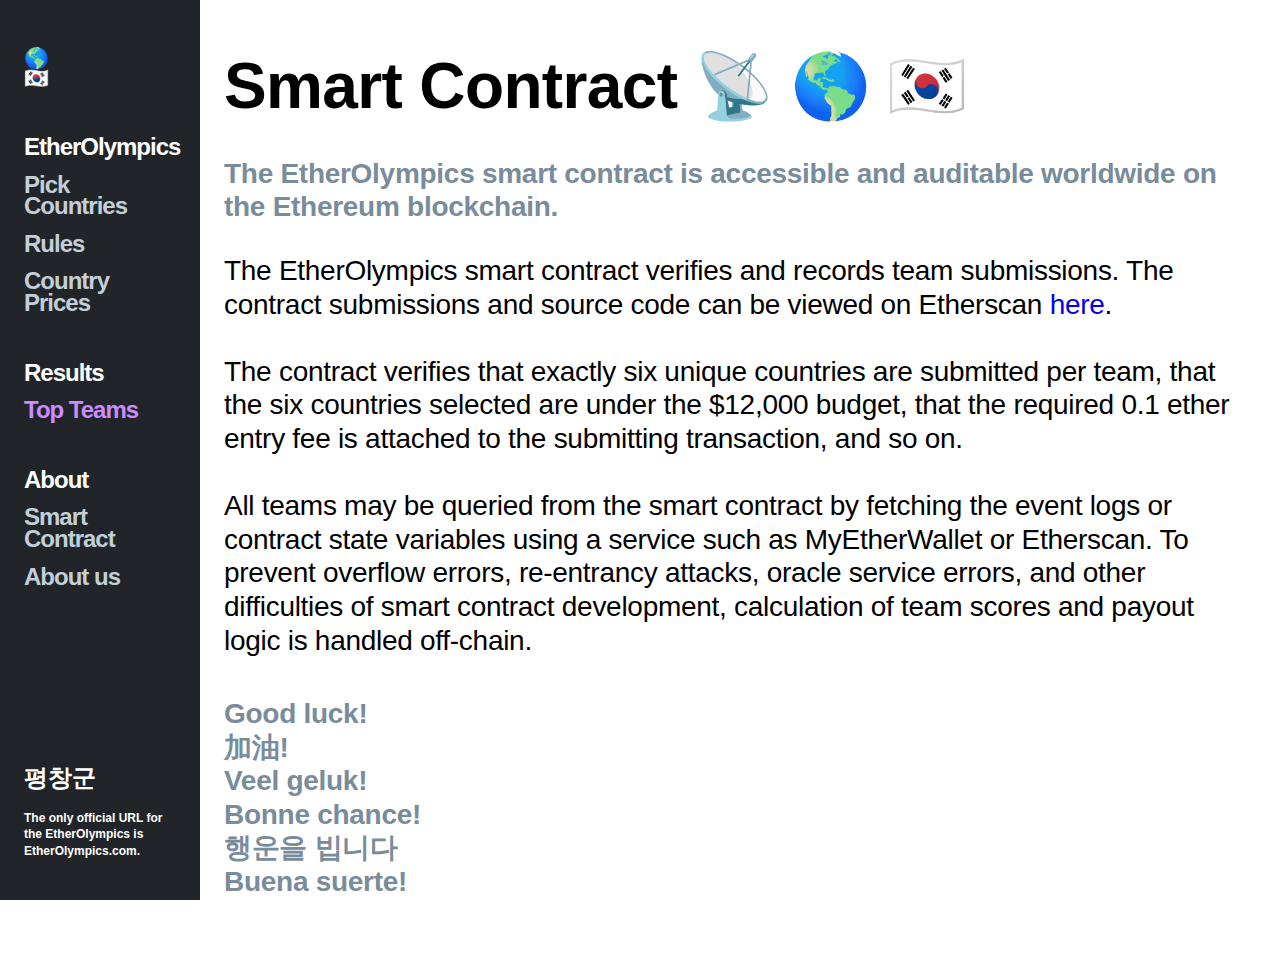
<file: smart-contract.html>
<!DOCTYPE html><html lang="en" data-scroll-lock="false"><head><meta charset="utf-8"><meta http-equiv="X-UA-Compatible" content="IE=edge"><title>Top Ten EtherOlympics Teams | Top Teams | EtherOlympics</title><meta name="description" content=""><meta name="viewport" content="width=device-width,initial-scale=1"><meta name="format-detection" content="telephone=no"><meta property="og:type" content="website"><meta property="og:site_name" content="EtherOlympics"><meta property="og:title" content="These Top 10 teams (including ties) will receive payouts if the Olympics ended today. Please allow a day or so for the results to update."><meta property="og:description" content=""><meta property="og:image" content="http://etherolympics.com/assets/img/social/draggable-social.png"><meta property="og:url" content=""><meta property="twitter:card" content="summary_large_image"><meta property="twitter:site" content=""><meta property="twitter:account_id" content=""><meta property="twitter:title" content="These Top 10 teams (including ties) will receive payouts if the Olympics ended today. Please allow a day or so for the results to update."><meta property="twitter:description" content=""><meta property="twitter:image" content="http://etherolympics.com/assets/img/social/draggable-social.png"><meta name="apple-mobile-web-app-capable" content="yes"><meta name="apple-mobile-web-app-status-bar-style" content="black-translucent"><meta name="apple-mobile-web-app-title" content="Draggable"><link rel="icon" type="image/png" sizes="16x16" href="https://shopify.github.io/draggable/assets/img/favicons/favicon-16x16.png"><link rel="icon" type="image/png" sizes="32x32" href="https://shopify.github.io/draggable/assets/img/favicons/favicon-32x32.png"><link rel="icon" type="image/png" sizes="96x96" href="https://shopify.github.io/draggable/assets/img/favicons/favicon-96x96.png"><link rel="apple-touch-icon" sizes="180x180" href="https://shopify.github.io/draggable/assets/img/favicons/apple-touch-icon.png"><link rel="manifest" href="manifest.json"><link rel="stylesheet" href="assets/css/examples-app.css"><script src="assets/js/examples-runtime.js" defer="defer"></script><script src="assets/js/examples-vendor.js" defer="defer"></script><script src="assets/js/examples-app.js" defer="defer"></script><script src="https://www.googletagmanager.com/gtag/js?id=UA-107063633-1" async></script><script>function gtag(){dataLayer.push(arguments)}window.dataLayer=window.dataLayer||[],gtag("js",new Date),gtag("config","UA-107063633-1")</script></head><body id="PageSimpleList"><button type="button" id="MobileNavActivator" class="Hamburger" aria-controls="Sidebar" aria-expanded="false"><div class="HamburgerBun"><div class="HamburgerPatty"></div></div></button><aside id="Sidebar" class="Sidebar" aria-hidden="true"><header class="SidebarHeader"><a href="./pick-countries.html" class="Brand" title=""><div class="SvgContainer BrandLogo"><h1>🌎 🇰🇷</h1></div></a></header><nav class="Navigation"><ul class="NavList"><li class="NavItem"><span class="NavHeading">EtherOlympics</span></li><li class="NavItem"><a href="pick-countries.html" class="NavLink" title="See example: Pick Countries">Pick Countries</a></li><li class="NavItem"><a href="rules.html" class="NavLink" title="See example: Rules">Rules</a></li><li class="NavItem"><a href="country-prices.html" class="NavLink" title="See example: Country Prices">Country Prices</a></li></ul><ul class="NavList"><li class="NavItem"><span class="NavHeading">Results</span></li><li class="NavItem"><a href="top-teams.html" class="NavLink NavLink--isCurrent" title="See example: Top Teams">Top Teams</a></li></ul><ul class="NavList"><li class="NavItem"><span class="NavHeading">About</span></li><li class="NavItem"><a href="smart-contract.html" class="NavLink" title="See example: Smart Contract">Smart Contract</a></li><li class="NavItem"><a href="about-us.html" class="NavLink" title="See example: About us">About us</a></li></ul></nav><footer class="SidebarFooter"><span class="label Heading--colorWhite Heading--size4 text-no-select">평창군</span><br><br><br><p class="LegalText">The only official URL for the EtherOlympics is <b>EtherOlympics.com</b>.</p></footer></aside><main class="Main" role="main"><div class="MainInterior"><div id="google_translate_element"></div><h3 class="Heading Heading--size1 Heading--colorBlack">Smart Contract 📡 🌎 🇰🇷</h3><h2 class="Subheading">The EtherOlympics smart contract is accessible and auditable worldwide on the Ethereum blockchain.</h2><br><br><br><h3 class="Heading Heading--size3 Heading--colorBlack"><p>The EtherOlympics smart contract verifies and records team submissions. The contract submissions and source code can be viewed on Etherscan <a href="https://etherscan.io/address/0x3BEBb8b23413088CD120AeBB3d1B88Fb8e394dE9">here</a>.</p><br><p>The contract verifies that exactly six unique countries are submitted per team, that the six countries selected are under the $12,000 budget, that the required 0.1 ether entry fee is attached to the submitting transaction, and so on.</p><br><p>All teams may be queried from the smart contract by fetching the event logs or contract state variables using a service such as MyEtherWallet or Etherscan. To prevent overflow errors, re-entrancy attacks, oracle service errors, and other difficulties of smart contract development, calculation of team scores and payout logic is handled off-chain.</p></h3><br><br><br><br><h2 class="Subheading"><span class="notranslate">Good luck!<br>加油!<br>Veel geluk!<br>Bonne chance!<br>행운을 빕니다<br>Buena suerte!</span></h2><br><br></div></main></body><script type="text/javascript">
    function googleTranslateElementInit() {
        new google.translate.TranslateElement({pageLanguage: 'en'}, 'google_translate_element');
    }
</script>

<script type="text/javascript" src="//translate.google.com/translate_a/element.js?cb=googleTranslateElementInit"></script>
</html>
</file>
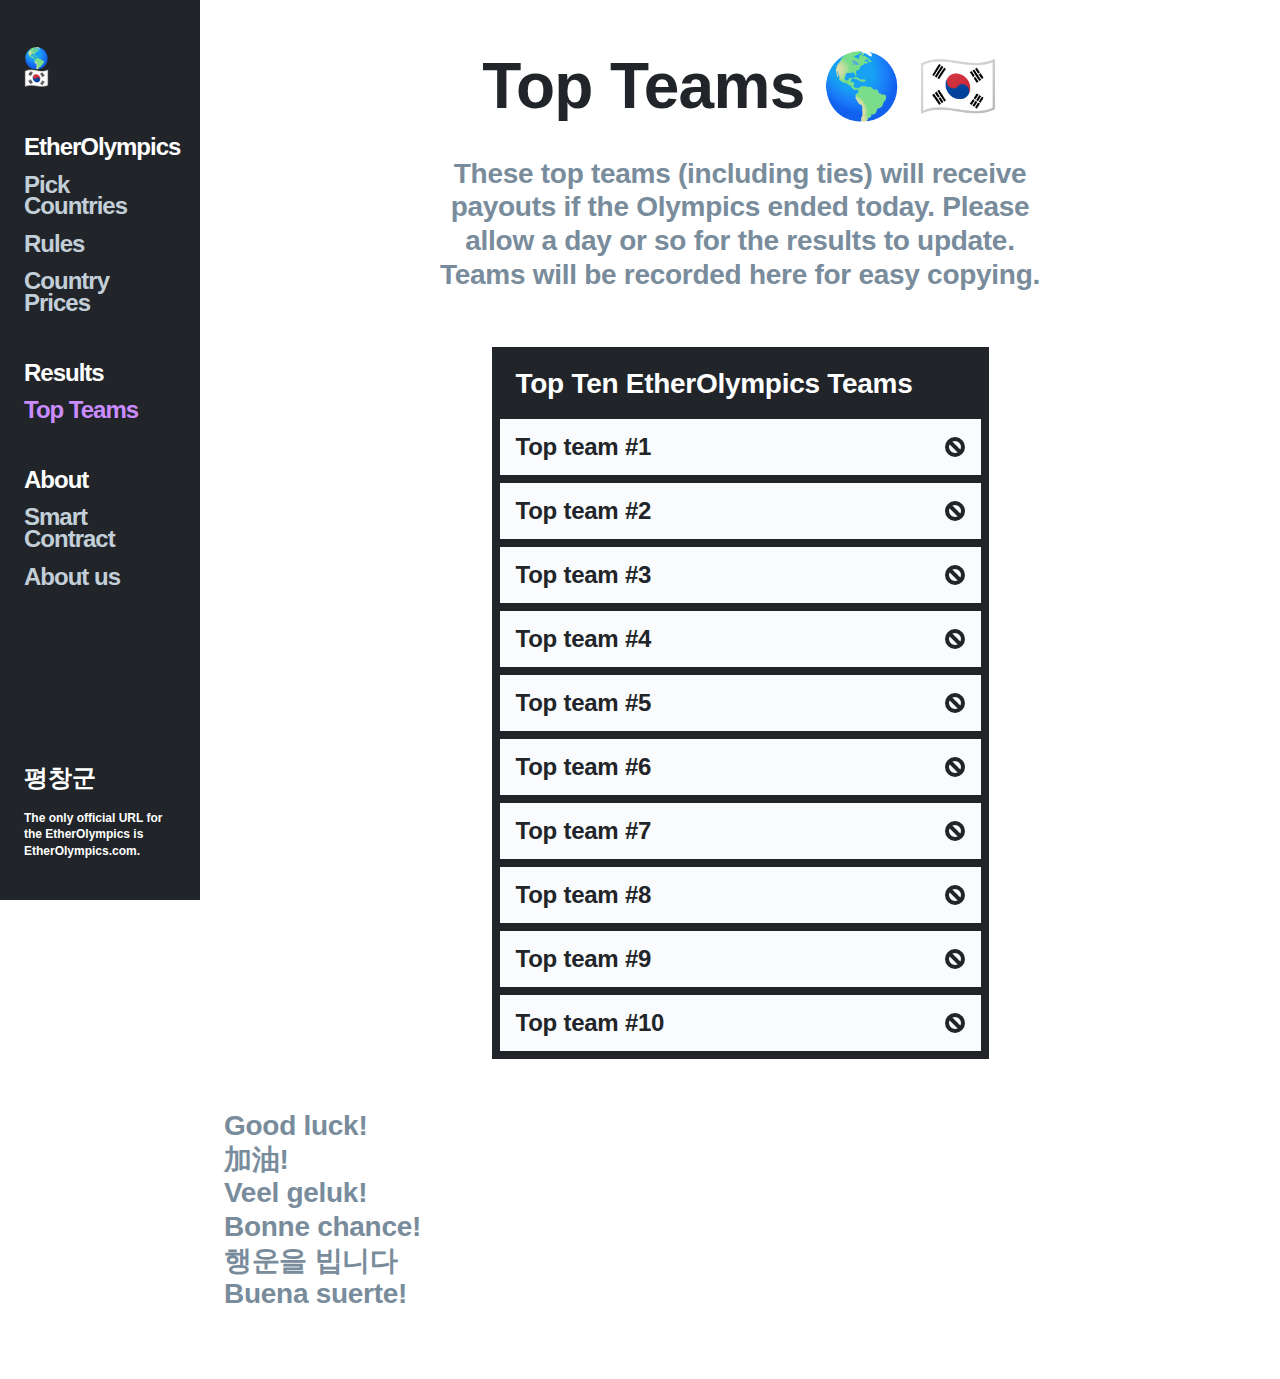
<file: top-teams.html>
<!DOCTYPE html><html lang="en" data-scroll-lock="false"><head><meta charset="utf-8"><meta http-equiv="X-UA-Compatible" content="IE=edge"><title>Top Teams 🌎 🇰🇷 | Top Teams | EtherOlympics</title><meta name="description" content=""><meta name="viewport" content="width=device-width,initial-scale=1"><meta name="format-detection" content="telephone=no"><meta property="og:type" content="website"><meta property="og:site_name" content="EtherOlympics"><meta property="og:title" content="These top teams (including ties) will receive payouts if the Olympics ended today. Please allow a day or so for the results to update. Teams will be recorded here for easy copying."><meta property="og:description" content=""><meta property="og:image" content="http://etherolympics.com/assets/img/social/draggable-social.png"><meta property="og:url" content=""><meta property="twitter:card" content="summary_large_image"><meta property="twitter:site" content=""><meta property="twitter:account_id" content=""><meta property="twitter:title" content="These top teams (including ties) will receive payouts if the Olympics ended today. Please allow a day or so for the results to update. Teams will be recorded here for easy copying."><meta property="twitter:description" content=""><meta property="twitter:image" content="http://etherolympics.com/assets/img/social/draggable-social.png"><meta name="apple-mobile-web-app-capable" content="yes"><meta name="apple-mobile-web-app-status-bar-style" content="black-translucent"><meta name="apple-mobile-web-app-title" content="Draggable"><link rel="icon" type="image/png" sizes="16x16" href="https://shopify.github.io/draggable/assets/img/favicons/favicon-16x16.png"><link rel="icon" type="image/png" sizes="32x32" href="https://shopify.github.io/draggable/assets/img/favicons/favicon-32x32.png"><link rel="icon" type="image/png" sizes="96x96" href="https://shopify.github.io/draggable/assets/img/favicons/favicon-96x96.png"><link rel="apple-touch-icon" sizes="180x180" href="https://shopify.github.io/draggable/assets/img/favicons/apple-touch-icon.png"><link rel="manifest" href="../../../Desktop/draggable/examples/dist/manifest.json"><link rel="stylesheet" href="assets/css/examples-app.css"><script src="assets/js/examples-runtime.js" defer="defer"></script><script src="assets/js/examples-vendor.js" defer="defer"></script><script src="assets/js/examples-app.js" defer="defer"></script><script src="https://www.googletagmanager.com/gtag/js?id=UA-107063633-1" async></script><script>function gtag(){dataLayer.push(arguments)}window.dataLayer=window.dataLayer||[],gtag("js",new Date),gtag("config","UA-107063633-1")</script></head><body id="PageSimpleList"><button type="button" id="MobileNavActivator" class="Hamburger" aria-controls="Sidebar" aria-expanded="false"><div class="HamburgerBun"><div class="HamburgerPatty"></div></div></button><aside id="Sidebar" class="Sidebar" aria-hidden="true"><header class="SidebarHeader"><a href="./pick-countries.html" class="Brand" title=""><div class="SvgContainer BrandLogo"><h1>🌎 🇰🇷</h1></div></a></header><nav class="Navigation"><ul class="NavList"><li class="NavItem"><span class="NavHeading">EtherOlympics</span></li><li class="NavItem"><a href="pick-countries.html" class="NavLink" title="See example: Pick Countries">Pick Countries</a></li><li class="NavItem"><a href="rules.html" class="NavLink" title="See example: Rules">Rules</a></li><li class="NavItem"><a href="country-prices.html" class="NavLink" title="See example: Country Prices">Country Prices</a></li></ul><ul class="NavList"><li class="NavItem"><span class="NavHeading">Results</span></li><li class="NavItem"><a href="top-teams.html" class="NavLink NavLink--isCurrent" title="See example: Top Teams">Top Teams</a></li></ul><ul class="NavList"><li class="NavItem"><span class="NavHeading">About</span></li><li class="NavItem"><a href="smart-contract.html" class="NavLink" title="See example: Smart Contract">Smart Contract</a></li><li class="NavItem"><a href="about-us.html" class="NavLink" title="See example: About us">About us</a></li></ul></nav><footer class="SidebarFooter"><span class="label Heading--colorWhite Heading--size4 text-no-select">평창군</span><br><br><br><p class="LegalText">The only official URL for the EtherOlympics is <b>EtherOlympics.com</b>.</p></footer></aside><main class="Main" role="main"><div class="MainInterior"><div id="google_translate_element"></div><header class="PageHeader"><h1 class="Heading Heading--size1">Top Teams 🌎 🇰🇷</h1><h2 class="Subheading">These top teams (including ties) will receive payouts if the Olympics ended today. Please allow a day or so for the results to update. Teams will be recorded here for easy copying.</h2></header><section id="SimpleList" class="SimpleList"><article class="StackedListWrapper"><header class="StackedListHeader"><h3 class="Heading Heading--size3 Heading--colorWhite">Top Ten EtherOlympics Teams</h3></header><ul class="StackedList"><li class="StackedListItem StackedListItem--item1"><div class="StackedListContent"><h4 class="Heading Heading--size4 text-no-select">Top team #1</h4><div class="NopeHandle"></div></div></li><li class="StackedListItem StackedListItem--item2"><div class="StackedListContent"><h4 class="Heading Heading--size4 text-no-select">Top team #2</h4><div class="NopeHandle"></div></div></li><li class="StackedListItem StackedListItem--item3"><div class="StackedListContent"><h4 class="Heading Heading--size4 text-no-select">Top team #3</h4><div class="NopeHandle"></div></div></li><li class="StackedListItem StackedListItem--item4"><div class="StackedListContent"><h4 class="Heading Heading--size4 text-no-select">Top team #4</h4><div class="NopeHandle"></div></div></li><li class="StackedListItem StackedListItem--item5"><div class="StackedListContent"><h4 class="Heading Heading--size4 text-no-select">Top team #5</h4><div class="NopeHandle"></div></div></li><li class="StackedListItem StackedListItem--item6"><div class="StackedListContent"><h4 class="Heading Heading--size4 text-no-select">Top team #6</h4><div class="NopeHandle"></div></div></li><li class="StackedListItem StackedListItem--item7"><div class="StackedListContent"><h4 class="Heading Heading--size4 text-no-select">Top team #7</h4><div class="NopeHandle"></div></div></li><li class="StackedListItem StackedListItem--item8"><div class="StackedListContent"><h4 class="Heading Heading--size4 text-no-select">Top team #8</h4><div class="NopeHandle"></div></div></li><li class="StackedListItem StackedListItem--item9"><div class="StackedListContent"><h4 class="Heading Heading--size4 text-no-select">Top team #9</h4><div class="NopeHandle"></div></div></li><li class="StackedListItem StackedListItem--item10"><div class="StackedListContent"><h4 class="Heading Heading--size4 text-no-select">Top team #10</h4><div class="NopeHandle"></div></div></li></ul></article></section><br><br><br><br><br><h2 class="Subheading">Good luck!<br>加油!<br>Veel geluk!<br>Bonne chance!<br>행운을 빕니다<br>Buena suerte!</h2><br><br></div></main></body><script type="text/javascript">
    function googleTranslateElementInit() {
        new google.translate.TranslateElement({pageLanguage: 'en'}, 'google_translate_element');
    }
</script>

<script type="text/javascript" src="//translate.google.com/translate_a/element.js?cb=googleTranslateElementInit"></script>
</html></html>
</file>
<file: assets/css/examples-app.css>
html{font-family:sans-serif;font-size:62.5%;font-display:swap;-webkit-text-size-adjust:100%;-moz-text-size-adjust:100%;-ms-text-size-adjust:100%;text-size-adjust:100%;text-rendering:optimizeLegibility;-webkit-tap-highlight-color:transparent;box-sizing:border-box}html *,html :after,html :before{box-sizing:inherit}button,html,input,optgroup,select,textarea{-webkit-font-smoothing:antialiased;-moz-osx-font-smoothing:grayscale}body{margin:0;line-height:1}@-ms-viewport{width:device-width}@-o-viewport{width:device-width}@viewport{width:device-width}a{text-decoration:none;background:transparent}a:active,a:hover{outline:0}[tabindex]:focus,a:focus{outline:none}h1,h2,h3,h4,h5,h6,li,ol,p,ul{margin:0;padding:0;font-weight:400;font-style:normal}strong{font-weight:700}small{font-size:80%}sub,sup{font-size:75%;line-height:0;position:relative;vertical-align:baseline}sup{top:-.5em}sub{bottom:-.25em}blockquote{margin:0}ol,ul{list-style:none}nav ol,nav ul{list-style-image:none}li{list-style:none}[role=button],a,area,button,input,label,select,summary,textarea{touch-action:manipulation}img{max-width:100%;height:auto;border:0}img,svg{display:block;vertical-align:middle}figure{margin:0}hr{box-sizing:content-box;height:0}pre{margin-top:0;margin-bottom:0;overflow:auto}code,pre{font-family:monospace}button,input,optgroup,select,textarea{margin:0;padding:0;font:inherit;color:inherit}button{overflow:visible}button,select{text-transform:none}[role=button],button,input[type=button],input[type=reset],input[type=submit]{-webkit-appearance:button;cursor:pointer}button[disabled],input[disabled]{cursor:default}button::-moz-focus-inner,input::-moz-focus-inner{padding:0;border:0}input{line-height:normal}input[type=checkbox],input[type=radio]{box-sizing:border-box;padding:0}input[type=number]::-webkit-inner-spin-button,input[type=number]::-webkit-outer-spin-button{-webkit-appearance:none;margin:0;height:auto}input[type=search]{-webkit-appearance:textfield}input[type=search]::-webkit-search-cancel-button,input[type=search]::-webkit-search-decoration{-webkit-appearance:none}fieldset{margin:0;padding:0;border:none}legend{border:0;padding:0}textarea{overflow:auto}optgroup{font-weight:700}select{-webkit-appearance:none;-moz-appearance:none;cursor:pointer}button,input,select,textarea{outline:none;background:none;border:none;border-radius:0}[tabindex="-1"]:focus{outline:none!important}select:focus{outline:0}button:focus,input,input:focus,input:invalid{box-shadow:none}::-webkit-input-placeholder{box-shadow:none}::-moz-placeholder{box-shadow:none;opacity:1}:-ms-input-placeholder{box-shadow:none}table{border-collapse:collapse;border-spacing:0}td,th{padding:0}.flex-item-fix{min-width:0;max-width:100%}.visually-hidden{clip:rect(0 0 0 0);position:absolute;overflow:hidden;margin:-.1rem;padding:0;width:.1rem;height:.1rem;border:0}.clearfix:after{content:"";display:table;clear:both}.text-truncate{display:block}.text-truncate,.text-truncate--inline-block{max-width:100%;text-overflow:ellipsis;white-space:nowrap;overflow:hidden}.text-truncate--inline-block{display:"inline-block"}.text-no-select{pointer-events:none;-webkit-user-select:none;-moz-user-select:none;-ms-user-select:none;user-select:none}.text-center{text-align:center}.text-underline{text-decoration:underline}.text-nowrap{white-space:nowrap}.text-wrap{white-space:normal;word-wrap:break-word;word-break:break-word}.line-break--tablet-up{display:none}@media screen and (min-width:480px){.line-break--tablet-up{display:block}}html{font-family:-apple-system,BlinkMacSystemFont,San Francisco,Roboto,Segoe UI,Helvetica Neue,sans-serif;background-color:#fff}html[data-scroll-lock],html[data-scroll-lock] body{height:100%}html[data-scroll-lock=true],html[data-scroll-lock=true] body{overflow:hidden;max-height:100vh}html ::-moz-selection{color:#fff;background-color:#212529}html ::selection{color:#fff;background-color:#212529}@media screen and (min-width:960px){html{background-color:#212529}}body{position:relative;cursor:url(https://shopify.github.io/draggable/assets/img/cursor-auto.png),auto}.Heading,.Subheading,dd,li,p{cursor:url(https://shopify.github.io/draggable/assets/img/cursor-text.png),text}a,button{cursor:url(https://shopify.github.io/draggable/assets/img/cursor-pointer.png),pointer}a:active,button:active{cursor:url(https://shopify.github.io/draggable/assets/img/cursor-pointer-clicked.png),pointer}.draggable--is-dragging,.draggable--is-dragging *{cursor:url(https://shopify.github.io/draggable/assets/img/cursor-drag-clicked.png),auto}.preload-cursors{clip:rect(0 0 0 0);position:absolute;overflow:hidden;margin:-.1rem;padding:0;width:.1rem;height:.1rem;border:0}.preload-cursors b{cursor:url(https://shopify.github.io/draggable/assets/img/cursor-drag-clicked.png),auto}.preload-cursors u{cursor:url(https://shopify.github.io/draggable/assets/img/cursor-pointer-clicked.png),pointer}.preload-cursors a{cursor:url(https://shopify.github.io/draggable/assets/img/cursor-rock-clicked.png),pointer}a.SvgContainer{display:block;color:#000}.SvgContainer .Svg{width:100%;height:100%;overflow:visible}.SvgContainer .Svg--heightAuto{height:auto}.Svg{fill:currentColor}.Link{color:#f1e2ff;transition:color .24s cubic-bezier(.64,0,.35,1)}.Link:focus,.Link:hover{color:#ca8cff}.Link:active{color:#753fa3}.Link--typeDark{color:#ca8cff}.Link--typeDark:focus,.Link--typeDark:hover{color:#ff0}.Link--typeDark:active{color:orange}.Link--noWrap{white-space:nowrap}.Heading{color:currentColor}.Heading,.Subheading{letter-spacing:-.01em;line-height:1.2}.Subheading{font-size:2.2rem;font-weight:600;color:#798c9c}@media screen and (min-width:768px){.Subheading{font-size:2.8rem}}.Heading--sizeJumbo{font-size:5.6rem;font-weight:700;line-height:1}@media screen and (min-width:768px){.Heading--sizeJumbo{font-size:8.2rem}}@media screen and (min-width:1440px){.Heading--sizeJumbo{font-size:12rem}}.Heading--size1{margin-bottom:2.4rem;font-size:4.2rem;font-weight:700}@media screen and (min-width:768px){.Heading--size1{margin-bottom:3.2rem;font-size:6.4rem}}@media screen and (min-width:1440px){.Heading--size1{font-size:9rem}}.Heading--size2{font-size:3.2rem;font-weight:700}@media screen and (min-width:768px){.Heading--size2{font-size:4.2rem}}@media screen and (min-width:1440px){.Heading--size2{font-size:6.4rem}}.Heading--size3{font-size:2.4rem;font-weight:700}@media screen and (min-width:768px){.Heading--size3{font-size:2.8rem}}@media screen and (min-width:1440px){.Heading--size3{font-size:3.2rem}}.Heading--size4{font-size:2rem;font-weight:700}@media screen and (min-width:768px){.Heading--size4{font-size:2.4rem}}@media screen and (min-width:1440px){.Heading--size4{font-size:2.8rem}}.Heading--colorWhite{color:#fff}@-webkit-keyframes placed{to{-webkit-transform:scale(0);transform:scale(0)}}@keyframes placed{to{-webkit-transform:scale(0);transform:scale(0)}}@-webkit-keyframes halftone{0%{background-position:0 0,.6rem .6rem}to{background-position:.6rem .6rem,1.2rem 1.2rem}}@keyframes halftone{0%{background-position:0 0,.6rem .6rem}to{background-position:.6rem .6rem,1.2rem 1.2rem}}:root{--pattern-bg-color:#fff}.Pattern{opacity:0;visibility:hidden;pointer-events:none;position:absolute;top:0;right:0;bottom:0;left:0;margin:auto}.Pattern--typeStripes{background-image:repeating-linear-gradient(-45deg,var(--pattern-bg-color),var(--pattern-bg-color) 40%,currentColor 0,currentColor 50%,var(--pattern-bg-color) 0);background-size:.8rem .8rem}.Pattern--typeHalftone{background-image:radial-gradient(currentColor 24%,transparent 25%),radial-gradient(currentColor 24%,transparent 25%);background-position:0 0,.6rem .6rem;background-size:1.2rem 1.2rem;-webkit-animation:halftone .48s steps(3) infinite both paused;animation:halftone .48s steps(3) infinite both paused}.Pattern--typePlaced{background-color:#0042ff}.Main{padding:9.6rem 2.4rem 4.8rem;min-height:100vh;background-color:#fff}@media screen and (min-width:960px){.Main{padding-top:4.8rem;padding-left:22.4rem}}@media screen and (min-width:1440px){.Main{padding:6.4rem 8rem 6.4rem 28rem}}.MainInterior{max-width:156rem}.MainInterior,.PageHeader{margin-left:auto;margin-right:auto}.PageHeader{max-width:64.2rem;margin-bottom:4rem;text-align:center;color:#212529}@media screen and (min-width:768px){.PageHeader{margin-bottom:5.6rem}}@media screen and (min-width:1440px){.PageHeader{margin-bottom:8rem}}.DragHandle{position:relative;width:2rem;height:2rem;background-color:currentColor}.DragHandle,.DragHandle:after,.DragHandle:before{transition:background-color .12s cubic-bezier(.64,0,.35,1)}.DragHandle:after,.DragHandle:before{content:"";position:absolute;right:0;left:0;display:block;height:.4rem;background-color:#fff}.DragHandle:before{top:.4rem}.DragHandle:after{bottom:.4rem}.NopeHandle{position:relative;width:2rem;height:2rem;border:.4rem solid currentColor;border-radius:50%;transition:border-color .12s cubic-bezier(.64,0,.35,1)}.NopeHandle:before{content:"";position:absolute;top:.4rem;left:-.2rem;display:block;width:1.6rem;height:.4rem;background-color:currentColor;-webkit-transform:rotate(45deg);transform:rotate(45deg)}.Sidebar{position:absolute;top:0;right:0;bottom:0;left:0;margin:auto;z-index:5;background-color:#212529;overflow-y:scroll;-webkit-overflow-scrolling:touch}@media screen and (max-width:959px){.Sidebar{text-align:center;transition:opacity .24s cubic-bezier(.64,0,.35,1),visibility .24s cubic-bezier(.64,0,.35,1)}.Sidebar:before{content:"";position:fixed;top:0;left:0;right:0;display:block;height:9.6rem;background:linear-gradient(rgba(33,37,41,.9) 40%,rgba(33,37,41,0))}.Sidebar[aria-hidden=undefined]{display:none}.Sidebar[aria-hidden=true]{opacity:0;visibility:hidden;pointer-events:none}}@media screen and (min-width:960px){.Sidebar{position:fixed;right:auto;display:-webkit-box;display:flex;-webkit-box-orient:vertical;-webkit-box-direction:normal;flex-direction:column;width:20rem}}.SidebarHeader{padding:9.6rem 2.4rem 2.4rem}@media screen and (min-width:960px){.SidebarHeader{padding-top:4.8rem}}@media screen and (min-width:1440px){.SidebarHeader{padding-top:6.4rem;padding-right:4rem;padding-left:4rem}}.SidebarFooter{padding:4rem 2.4rem}@media screen and (min-width:1440px){.SidebarFooter{padding:6.4rem 4rem}}.LegalText{font-size:1.2rem;font-weight:600;line-height:1.4;color:#fff}.LegalText+.LegalText{margin-top:1.6rem}@media screen and (max-width:959px){.LegalText{margin-left:auto;margin-right:auto;max-width:20rem}}.Navigation{padding:2.4rem}@media screen and (min-width:960px){.Navigation{-webkit-box-flex:1;flex:1}}@media screen and (min-width:1440px){.Navigation{padding-right:4rem;padding-left:4rem}}.NavList+.NavList{margin-top:3.2rem}@media screen and (min-width:960px){.NavList+.NavList{margin-top:4.8rem}}.NavItem+.NavItem{margin-top:1.2rem}@media screen and (min-width:960px){.NavItem+.NavItem{margin-top:1.6rem}}.NavHeading,.NavLink{font-size:3.2rem;letter-spacing:-.1rem;line-height:.9}@media screen and (min-width:960px){.NavHeading,.NavLink{font-size:2.4rem}}.NavHeading{font-weight:700;color:#fff}.NavList--isCurrent .NavHeading{color:#ff0}.NavLink{font-weight:600;color:#798c9c}.NavLink.NavLink--isCurrent{pointer-events:none;color:#ca8cff}.NavLink.NavLink--isDisabled{pointer-events:none;color:#798c9c}a.NavLink{color:#c3cfd8;transition:color .24s cubic-bezier(.64,0,.35,1)}a.NavLink:focus,a.NavLink:hover{color:#ca8cff}a.NavLink:active{color:#753fa3}@-webkit-keyframes FadeActivator{to{opacity:1}}@keyframes FadeActivator{to{opacity:1}}@-webkit-keyframes HamburgerBefore-In{0%{-webkit-transform:translateY(0) rotate(0);transform:translateY(0) rotate(0)}50%{-webkit-transform:translateY(.85rem) rotate(0);transform:translateY(.85rem) rotate(0)}to{-webkit-transform:translateY(.85rem) rotate(45deg);transform:translateY(.85rem) rotate(45deg)}}@keyframes HamburgerBefore-In{0%{-webkit-transform:translateY(0) rotate(0);transform:translateY(0) rotate(0)}50%{-webkit-transform:translateY(.85rem) rotate(0);transform:translateY(.85rem) rotate(0)}to{-webkit-transform:translateY(.85rem) rotate(45deg);transform:translateY(.85rem) rotate(45deg)}}@-webkit-keyframes HamburgerBefore-Out{0%{-webkit-transform:translateY(.85rem) rotate(45deg);transform:translateY(.85rem) rotate(45deg)}50%{-webkit-transform:translateY(.85rem) rotate(0);transform:translateY(.85rem) rotate(0)}to{-webkit-transform:translateY(0) rotate(0);transform:translateY(0) rotate(0)}}@keyframes HamburgerBefore-Out{0%{-webkit-transform:translateY(.85rem) rotate(45deg);transform:translateY(.85rem) rotate(45deg)}50%{-webkit-transform:translateY(.85rem) rotate(0);transform:translateY(.85rem) rotate(0)}to{-webkit-transform:translateY(0) rotate(0);transform:translateY(0) rotate(0)}}@-webkit-keyframes HamburgerAfter-In{0%{-webkit-transform:translateY(1.7rem) rotate(0);transform:translateY(1.7rem) rotate(0)}50%{-webkit-transform:translateY(.85rem) rotate(0);transform:translateY(.85rem) rotate(0)}to{-webkit-transform:translateY(.85rem) rotate(-45deg);transform:translateY(.85rem) rotate(-45deg)}}@keyframes HamburgerAfter-In{0%{-webkit-transform:translateY(1.7rem) rotate(0);transform:translateY(1.7rem) rotate(0)}50%{-webkit-transform:translateY(.85rem) rotate(0);transform:translateY(.85rem) rotate(0)}to{-webkit-transform:translateY(.85rem) rotate(-45deg);transform:translateY(.85rem) rotate(-45deg)}}@-webkit-keyframes HamburgerAfter-Out{0%{-webkit-transform:translateY(.85rem) rotate(-45deg);transform:translateY(.85rem) rotate(-45deg)}50%{-webkit-transform:translateY(.85rem) rotate(0);transform:translateY(.85rem) rotate(0)}to{-webkit-transform:translateY(1.7rem) rotate(0);transform:translateY(1.7rem) rotate(0)}}@keyframes HamburgerAfter-Out{0%{-webkit-transform:translateY(.85rem) rotate(-45deg);transform:translateY(.85rem) rotate(-45deg)}50%{-webkit-transform:translateY(.85rem) rotate(0);transform:translateY(.85rem) rotate(0)}to{-webkit-transform:translateY(1.7rem) rotate(0);transform:translateY(1.7rem) rotate(0)}}@-webkit-keyframes HamburgerPatty-In{0%,25%{opacity:1}50%,to{opacity:0}}@keyframes HamburgerPatty-In{0%,25%{opacity:1}50%,to{opacity:0}}@-webkit-keyframes HamburgerPatty-Out{0%,25%{opacity:0}50%,to{opacity:1}}@keyframes HamburgerPatty-Out{0%,25%{opacity:0}50%,to{opacity:1}}.Hamburger{z-index:6;position:absolute;top:3.2rem;left:50%;margin-left:-2rem;padding:.8rem;opacity:0;-webkit-animation:FadeActivator .48s cubic-bezier(.64,0,.35,1) forwards;animation:FadeActivator .48s cubic-bezier(.64,0,.35,1) forwards}@media only screen and (min-width:960px){.Hamburger{clip:rect(0 0 0 0);position:absolute;overflow:hidden;margin:-.1rem;padding:0;width:.1rem;height:.1rem;border:0}}.Hamburger[aria-expanded=true] .HamburgerBun:after,.Hamburger[aria-expanded=true] .HamburgerBun:before{background-color:#fff}.Hamburger[aria-expanded=true] .HamburgerBun:before{-webkit-animation-name:HamburgerBefore-In;animation-name:HamburgerBefore-In}.Hamburger[aria-expanded=true] .HamburgerBun:after{-webkit-animation-name:HamburgerAfter-In;animation-name:HamburgerAfter-In}.Hamburger[aria-expanded=true] .HamburgerPatty{-webkit-animation-name:HamburgerPatty-In;animation-name:HamburgerPatty-In}.HamburgerBun{position:relative;width:2.4rem;height:2rem}.HamburgerBun:after,.HamburgerBun:before{content:"";display:block;top:0;transition:background-color .24s cubic-bezier(.64,0,.35,1)}.HamburgerBun .HamburgerPatty,.HamburgerBun:after,.HamburgerBun:before{position:absolute;left:0;width:100%;height:.3rem;border-radius:.3rem;background-color:#212529;-webkit-animation-duration:.24s;animation-duration:.24s;-webkit-animation-timing-function:cubic-bezier(.64,0,.35,1);animation-timing-function:cubic-bezier(.64,0,.35,1);-webkit-animation-fill-mode:both;animation-fill-mode:both}.HamburgerBun:before{-webkit-transform:translateY(0) rotate(0);transform:translateY(0) rotate(0);-webkit-animation-name:HamburgerBefore-Out;animation-name:HamburgerBefore-Out}.HamburgerBun:after{-webkit-transform:translateY(1.7rem) rotate(0);transform:translateY(1.7rem) rotate(0);-webkit-animation-name:HamburgerAfter-Out;animation-name:HamburgerAfter-Out}.HamburgerPatty{top:.85rem;-webkit-animation-name:HamburgerPatty-Out;animation-name:HamburgerPatty-Out}@-webkit-keyframes logo-rainbow-mask{0%{fill:#212529}25%{fill:purple}50%{fill:red}75%{fill:orange}}@keyframes logo-rainbow-mask{0%{fill:#212529}25%{fill:purple}50%{fill:red}75%{fill:orange}}@-webkit-keyframes logo-rainbow-purple{0%{fill:purple}25%{fill:red}50%{fill:orange}75%{fill:#212529}}@keyframes logo-rainbow-purple{0%{fill:purple}25%{fill:red}50%{fill:orange}75%{fill:#212529}}@-webkit-keyframes logo-rainbow-red{0%{fill:red}25%{fill:orange}50%{fill:#212529}75%{fill:purple}}@keyframes logo-rainbow-red{0%{fill:red}25%{fill:orange}50%{fill:#212529}75%{fill:purple}}@-webkit-keyframes logo-rainbow-orange{0%{fill:orange}25%{fill:#212529}50%{fill:purple}75%{fill:red}}@keyframes logo-rainbow-orange{0%{fill:orange}25%{fill:#212529}50%{fill:purple}75%{fill:red}}@-webkit-keyframes logo-outline-bounce{25%{-webkit-transform:translate(-.1rem,.1rem);transform:translate(-.1rem,.1rem)}75%{-webkit-transform:translate(.1rem,-.1rem);transform:translate(.1rem,-.1rem)}}@keyframes logo-outline-bounce{25%{-webkit-transform:translate(-.1rem,.1rem);transform:translate(-.1rem,.1rem)}75%{-webkit-transform:translate(.1rem,-.1rem);transform:translate(.1rem,-.1rem)}}.Brand{cursor:url(https://shopify.github.io/draggable/assets/img/cursor-rock.png),pointer;display:-webkit-box;display:flex}.Brand:active{cursor:url(https://shopify.github.io/draggable/assets/img/cursor-rock-clicked.png),pointer}@media screen and (max-width:959px){.Brand{-webkit-box-pack:center;justify-content:center}}@media screen and (min-width:1440px){.Brand{margin-left:-.8rem}}.BrandLogo{-webkit-box-flex:0;flex:0 0 4.6rem}.BrandWordmark{-webkit-box-flex:0;flex:0 0 17.6rem;margin-left:1.6rem}.Svg--srcWordmark{fill:#ff0}.Wave--colorMask{fill:#212529}.Wave--colorPurple{fill:purple}.Wave--colorRed{fill:red}.Wave--colorOrange{fill:orange}.Hand{fill:#ff0}.Brand:hover:hover .Wave--colorMask{-webkit-animation:logo-rainbow-mask .48s cubic-bezier(.64,0,.35,1) infinite;animation:logo-rainbow-mask .48s cubic-bezier(.64,0,.35,1) infinite}.Brand:hover:hover .Wave--colorPurple{-webkit-animation:logo-rainbow-purple .48s cubic-bezier(.64,0,.35,1) infinite;animation:logo-rainbow-purple .48s cubic-bezier(.64,0,.35,1) infinite}.Brand:hover:hover .Wave--colorRed{-webkit-animation:logo-rainbow-red .48s cubic-bezier(.64,0,.35,1) infinite;animation:logo-rainbow-red .48s cubic-bezier(.64,0,.35,1) infinite}.Brand:hover:hover .Wave--colorOrange{-webkit-animation:logo-rainbow-orange .48s cubic-bezier(.64,0,.35,1) infinite;animation:logo-rainbow-orange .48s cubic-bezier(.64,0,.35,1) infinite}.Brand:hover:hover .Hand{-webkit-animation:logo-outline-bounce .48s linear infinite;animation:logo-outline-bounce .48s linear infinite}.Brand:hover:active .Hand,.Brand:hover:active .Wave--colorMask,.Brand:hover:active .Wave--colorOrange,.Brand:hover:active .Wave--colorPurple,.Brand:hover:active .Wave--colorRed{-webkit-animation-duration:.24s;animation-duration:.24s}.BlockWrapper .Block{height:100%}.Block{position:relative;display:block}.BlockContent{display:-webkit-box;display:flex;-webkit-box-align:center;align-items:center;-webkit-box-pack:center;justify-content:center;-webkit-box-orient:vertical;-webkit-box-direction:normal;flex-direction:column;text-align:center;position:relative;min-height:9.3rem;height:100%;color:#fff;background-color:#212529;border:.6rem solid #212529}@media screen and (min-width:768px){.BlockContent{border-width:.8rem}}.BlockContent .Heading{margin-top:-.1em}.BlockLayout--typeFlex,.BlockLayout--typeFloat{margin-top:-.6rem;margin-left:-.6rem}.BlockLayout--typeFlex>.BlockWrapper,.BlockLayout--typeFloat>.BlockWrapper{margin-top:.6rem;margin-left:.6rem}.BlockLayout--typeFlex>.Block,.BlockLayout--typeFloat>.Block{padding-top:.6rem;padding-left:.6rem}@media screen and (min-width:768px){.BlockLayout--typeFlex,.BlockLayout--typeFloat{margin-top:-.8rem;margin-left:-.8rem}.BlockLayout--typeFlex>.BlockWrapper,.BlockLayout--typeFloat>.BlockWrapper{margin-top:.8rem;margin-left:.8rem}.BlockLayout--typeFlex>.Block,.BlockLayout--typeFloat>.Block{padding-top:.8rem;padding-left:.8rem}}.BlockLayout--typeFlex{display:-webkit-box;display:flex;flex-wrap:wrap}.BlockLayout--typeFlex .Block{-webkit-box-flex:1;flex:1 1 100%}.BlockLayout--typeFloat:after{content:"";display:table;clear:both}.BlockLayout--typeFloat .Block{float:left;width:100%}.BlockLayout--typeGrid{display:grid;grid-gap:.6rem}@media screen and (min-width:768px){.BlockLayout--typeGrid{grid-gap:.8rem}}.BlockLayout--typePositioned{position:relative}.Block--typeShell .BlockContent{color:#212529;background-color:#fff;border-color:currentColor}.Block--typeHollow .BlockContent{color:#c3cfd8;background-color:#fff;border-color:currentColor}.Block--typeStripes .BlockContent{background-image:repeating-linear-gradient(-45deg,var(--pattern-bg-color),var(--pattern-bg-color) 40%,currentColor 0,currentColor 50%,var(--pattern-bg-color) 0);background-size:.8rem .8rem;color:#212529;border-color:currentColor;transition:color .12s cubic-bezier(.64,0,.35,1)}.Block--isDraggable{cursor:url(https://shopify.github.io/draggable/assets/img/cursor-drag.png),auto}.Block--isDraggable .BlockContent{color:#212529;background-color:#fff;border-color:currentColor;transition:color .12s cubic-bezier(.64,0,.35,1),background-color .12s cubic-bezier(.64,0,.35,1),-webkit-transform .24s cubic-bezier(.32,1.46,.54,1.28);transition:color .12s cubic-bezier(.64,0,.35,1),background-color .12s cubic-bezier(.64,0,.35,1),transform .24s cubic-bezier(.32,1.46,.54,1.28);transition:color .12s cubic-bezier(.64,0,.35,1),background-color .12s cubic-bezier(.64,0,.35,1),transform .24s cubic-bezier(.32,1.46,.54,1.28),-webkit-transform .24s cubic-bezier(.32,1.46,.54,1.28)}.Block--isDraggable.draggable-source--is-dragging .BlockContent,.Block--isDraggable:focus .BlockContent,.Block--isDraggable:hover .BlockContent{color:#0042ff}.Block--isDraggable.draggable-source--is-dragging .BlockContent .Pattern--typeHalftone{opacity:1;visibility:visible;pointer-events:auto;-webkit-animation-play-state:running;animation-play-state:running}.Block--isDraggable.draggable-source--placed .BlockContent .Pattern--typePlaced{opacity:1;visibility:visible;pointer-events:auto;-webkit-animation:placed .24s cubic-bezier(.64,0,.35,1) both;animation:placed .24s cubic-bezier(.64,0,.35,1) both}.Block--isDraggable.draggable-mirror{z-index:7}.Block--isDraggable.draggable-mirror .BlockContent{color:#fff;background-color:#0042ff;border-color:#0042ff;-webkit-transform:scale(1.025);transform:scale(1.025)}.BlockWrapper{position:relative}.BlockWrapper.draggable-droppable--occupied .Block--typeHollow,.BlockWrapper.draggable-droppable--occupied .Block--typeStripes{position:absolute;top:0;right:0;bottom:0;left:0;margin:auto}.Block--typeStripes.isColliding .BlockContent{color:red}.PaperStack{position:relative;margin-right:auto;margin-left:auto;width:24rem;height:33.2rem}@media screen and (min-width:768px){.PaperStack{width:42rem;height:52rem}}@media screen and (min-width:1920px){.PaperStack{width:60rem;height:70.8rem}}.PaperStackItem{position:absolute;left:0;right:0;height:0}.PaperStackContent{display:-webkit-box;display:flex;-webkit-box-align:center;align-items:center;-webkit-box-pack:center;justify-content:center;-webkit-box-orient:vertical;-webkit-box-direction:normal;flex-direction:column;text-align:center;position:relative;width:100%;height:38rem;color:#fff;background-color:#212529;border:.8rem solid #212529;border-top-width:1.6rem;-webkit-transform:perspective(90rem) rotateX(60deg);transform:perspective(90rem) rotateX(60deg);-webkit-backface-visibility:hidden;backface-visibility:hidden}@media screen and (min-width:768px){.PaperStackContent{height:58rem}}@media screen and (min-width:1920px){.PaperStackContent{height:78rem}}.PaperStackHeading{margin-top:.5em;font-size:7.2rem;font-weight:700;line-height:1}@media screen and (min-width:768px){.PaperStackHeading{font-size:12rem}}@media screen and (min-width:1920px){.PaperStackHeading{font-size:16rem}}.PaperStackItem:nth-child(1n+2) .PaperStackContent:after{content:"";position:absolute;right:-.8rem;bottom:1.6rem;left:-.8rem;display:block;height:3.2rem;background-color:#212529;transition:-webkit-transform .24s cubic-bezier(.64,0,.35,1);transition:transform .24s cubic-bezier(.64,0,.35,1);transition:transform .24s cubic-bezier(.64,0,.35,1),-webkit-transform .24s cubic-bezier(.64,0,.35,1)}@media screen and (min-width:768px){.PaperStackItem:nth-child(1n+2) .PaperStackContent:after{bottom:2rem;height:4rem}}@media screen and (min-width:1920px){.PaperStackItem:nth-child(1n+2) .PaperStackContent:after{bottom:1.6rem;height:4.8rem}}.PaperStackItem:first-child{z-index:4}.PaperStackItem:nth-child(2){z-index:3}.PaperStackItem:nth-child(3){z-index:2}.PaperStackItem:nth-child(4){z-index:1}.PaperStackItem.draggable--original~.PaperStackItem:nth-child(2),.PaperStackItem:first-child{top:-7.6rem}.PaperStackItem.draggable--original~.PaperStackItem:nth-child(3),.PaperStackItem:nth-child(2){top:-4.4rem}.PaperStackItem.draggable--original~.PaperStackItem:nth-child(4),.PaperStackItem:nth-child(3){top:-1.2rem}.PaperStackItem.draggable--original~.PaperStackItem:nth-child(5),.PaperStackItem:nth-child(4){top:2rem}@media screen and (min-width:768px){.PaperStackItem.draggable--original~.PaperStackItem:nth-child(2),.PaperStackItem:first-child{top:-12.5rem}.PaperStackItem.draggable--original~.PaperStackItem:nth-child(3),.PaperStackItem:nth-child(2){top:-8.5rem}.PaperStackItem.draggable--original~.PaperStackItem:nth-child(4),.PaperStackItem:nth-child(3){top:-4.5rem}.PaperStackItem.draggable--original~.PaperStackItem:nth-child(5),.PaperStackItem:nth-child(4){top:-.5rem}}@media screen and (min-width:1920px){.PaperStackItem.draggable--original~.PaperStackItem:nth-child(2),.PaperStackItem:first-child{top:-17.4rem}.PaperStackItem.draggable--original~.PaperStackItem:nth-child(3),.PaperStackItem:nth-child(2){top:-12.6rem}.PaperStackItem.draggable--original~.PaperStackItem:nth-child(4),.PaperStackItem:nth-child(3){top:-7.8rem}.PaperStackItem.draggable--original~.PaperStackItem:nth-child(5),.PaperStackItem:nth-child(4){top:-3rem}}.draggable--original:first-child+.PaperStackItem .PaperStackContent:after{content:none}.PaperStackItem--isDraggable{cursor:url(https://shopify.github.io/draggable/assets/img/cursor-drag.png),auto}.PaperStackItem--isDraggable .PaperStackContent{color:#212529;background-color:#fff;border-color:currentColor;transition:color .12s cubic-bezier(.64,0,.35,1),background-color .12s cubic-bezier(.64,0,.35,1),-webkit-transform .24s cubic-bezier(.64,0,.35,1);transition:color .12s cubic-bezier(.64,0,.35,1),background-color .12s cubic-bezier(.64,0,.35,1),transform .24s cubic-bezier(.64,0,.35,1);transition:color .12s cubic-bezier(.64,0,.35,1),background-color .12s cubic-bezier(.64,0,.35,1),transform .24s cubic-bezier(.64,0,.35,1),-webkit-transform .24s cubic-bezier(.64,0,.35,1)}.PaperStackItem--isDraggable:focus .PaperStackContent,.PaperStackItem--isDraggable:hover .PaperStackContent{color:#0042ff;-webkit-transform:perspective(90rem) rotateX(60deg) translateY(.8rem);transform:perspective(90rem) rotateX(60deg) translateY(.8rem)}.PaperStackItem--isDraggable:focus .PaperStackContent:after,.PaperStackItem--isDraggable:hover .PaperStackContent:after{-webkit-transform:translateY(-.8rem);transform:translateY(-.8rem)}.PaperStackItem--isDraggable.draggable-source--is-dragging .PaperStackContent{color:#0042ff}.PaperStackItem--isDraggable.draggable-source--is-dragging .PaperStackContent .Pattern--typeHalftone{opacity:1;visibility:visible;pointer-events:auto;-webkit-animation-play-state:running;animation-play-state:running}.PaperStackItem--isDraggable.draggable-source--placed .PaperStackContent .Pattern--typePlaced{opacity:1;visibility:visible;pointer-events:auto;-webkit-animation:placed .24s cubic-bezier(.64,0,.35,1) both;animation:placed .24s cubic-bezier(.64,0,.35,1) both}.PaperStackItem--isDraggable.draggable-mirror{z-index:7}.PaperStackItem--isDraggable.draggable-mirror .PaperStackContent{color:#fff;background-color:#0042ff;border-color:#0042ff;-webkit-transform:perspective(90rem) rotateX(58deg) scale(1.025);transform:perspective(90rem) rotateX(58deg) scale(1.025)}.PaperStackItem--isDraggable.draggable-mirror .PaperStackContent:after{content:none}.PillSwitch{position:relative;margin-right:auto;margin-left:auto;width:27.2rem;height:27.2rem}@media screen and (min-width:768px){.PillSwitch{width:54.8rem;height:54.8rem}}.PillSwitchTrack{margin-top:-6.5rem;margin-left:-16.25rem;width:32.5rem;height:13rem;border-radius:6.5rem;box-shadow:inset 0 0 0 .8rem #0042ff;position:absolute;top:50%;left:50%;color:#0042ff;background-color:#fff;-webkit-transform:rotate(-45deg);transform:rotate(-45deg);overflow:hidden}.PillSwitchTrack:after{content:"";position:absolute;top:-.8rem;right:-.8rem;bottom:-.8rem;left:-.8rem;display:block;background-color:#212529;transition:opacity .12s cubic-bezier(.64,0,.35,1)}@media screen and (min-width:768px){.PillSwitchTrack{margin-top:-16rem;margin-left:-32rem;width:64rem;height:32rem;border-radius:16rem;box-shadow:inset 0 0 0 1.6rem #0042ff}}.PillSwitchTrack .Pattern--typeHalftone{opacity:1;visibility:visible;pointer-events:auto;-webkit-animation-play-state:running;animation-play-state:running;height:27.2rem;-webkit-transform:rotate(45deg);transform:rotate(45deg)}@media screen and (min-width:768px){.PillSwitchTrack .Pattern--typeHalftone{height:54.8rem}}.PillSwitchControl{display:-webkit-box;display:flex;-webkit-box-align:center;align-items:center;-webkit-box-pack:center;justify-content:center;-webkit-box-orient:vertical;-webkit-box-direction:normal;flex-direction:column;text-align:center;position:absolute;bottom:0;left:0;width:13rem;height:13rem;color:#212529;background-color:#fff;border:.8rem solid currentColor;border-radius:50%;transition:color .12s cubic-bezier(.64,0,.35,1)}@media screen and (min-width:768px){.PillSwitchControl{width:32rem;height:32rem;border-width:1.6rem}}.PillSwitchControl .Heading{margin-top:-.1em;margin-left:-.05em}.PillSwitchControl.draggable-mirror,.PillSwitchControl:focus,.PillSwitchControl:hover{color:#0042ff}.PillSwitchControl:active{color:#0035cc}.PillSwitchControl.draggable-source--is-dragging{opacity:0;visibility:hidden;pointer-events:none}.PillSwitch--isOn .PillSwitchTrack:after{opacity:0}.PillSwitch--isOn .PillSwitchControl{top:0;right:0;bottom:auto;left:auto;color:#fff;background-color:#0042ff;border-color:#0042ff}.PillSwitch--isOn .PillSwitchControl.draggable-mirror,.PillSwitch--isOn .PillSwitchControl:focus,.PillSwitch--isOn .PillSwitchControl:hover{color:#0042ff;background-color:#fff}.PillSwitch--isOn .PillSwitchControl:active{color:#0035cc}@-webkit-keyframes jelly-small{0%,to{-webkit-transform:scale(1);transform:scale(1)}10%{-webkit-transform:scale(1.1,.96);transform:scale(1.1,.96)}25%{-webkit-transform:scale(.925,1.075);transform:scale(.925,1.075)}50%{-webkit-transform:scale(1.0125,.975);transform:scale(1.0125,.975)}75%{-webkit-transform:scale(.975,1.0125);transform:scale(.975,1.0125)}95%{-webkit-transform:scale(1.005,.995);transform:scale(1.005,.995)}}@keyframes jelly-small{0%,to{-webkit-transform:scale(1);transform:scale(1)}10%{-webkit-transform:scale(1.1,.96);transform:scale(1.1,.96)}25%{-webkit-transform:scale(.925,1.075);transform:scale(.925,1.075)}50%{-webkit-transform:scale(1.0125,.975);transform:scale(1.0125,.975)}75%{-webkit-transform:scale(.975,1.0125);transform:scale(.975,1.0125)}95%{-webkit-transform:scale(1.005,.995);transform:scale(1.005,.995)}}@-webkit-keyframes jelly-medium{0%,to{-webkit-transform:scale(1);transform:scale(1)}10%{-webkit-transform:scale(1.15,.95);transform:scale(1.15,.95)}25%{-webkit-transform:scale(.9,1.1);transform:scale(.9,1.1)}50%{-webkit-transform:scale(1.025,.96);transform:scale(1.025,.96)}75%{-webkit-transform:scale(.98,1.025);transform:scale(.98,1.025)}95%{-webkit-transform:scale(1.01,.985);transform:scale(1.01,.985)}}@keyframes jelly-medium{0%,to{-webkit-transform:scale(1);transform:scale(1)}10%{-webkit-transform:scale(1.15,.95);transform:scale(1.15,.95)}25%{-webkit-transform:scale(.9,1.1);transform:scale(.9,1.1)}50%{-webkit-transform:scale(1.025,.96);transform:scale(1.025,.96)}75%{-webkit-transform:scale(.98,1.025);transform:scale(.98,1.025)}95%{-webkit-transform:scale(1.01,.985);transform:scale(1.01,.985)}}@-webkit-keyframes jelly-big{0%,to{-webkit-transform:scale(1);transform:scale(1)}10%{-webkit-transform:scale(1.2,.9);transform:scale(1.2,.9)}25%{-webkit-transform:scale(.85,1.15);transform:scale(.85,1.15)}50%{-webkit-transform:scale(1.075,.95);transform:scale(1.075,.95)}75%{-webkit-transform:scale(.975,1.05);transform:scale(.975,1.05)}95%{-webkit-transform:scale(1.0125,.98);transform:scale(1.0125,.98)}}@keyframes jelly-big{0%,to{-webkit-transform:scale(1);transform:scale(1)}10%{-webkit-transform:scale(1.2,.9);transform:scale(1.2,.9)}25%{-webkit-transform:scale(.85,1.15);transform:scale(.85,1.15)}50%{-webkit-transform:scale(1.075,.95);transform:scale(1.075,.95)}75%{-webkit-transform:scale(.975,1.05);transform:scale(.975,1.05)}95%{-webkit-transform:scale(1.0125,.98);transform:scale(1.0125,.98)}}@-webkit-keyframes plate-placed{0%,to{color:#212529}50%{color:#0042ff}}@keyframes plate-placed{0%,to{color:#212529}50%{color:#0042ff}}.PlateWrapper{margin-left:auto;margin-right:auto;max-width:80rem;position:relative;padding-top:100%;height:0}@media screen and (min-width:1280px){.PlateWrapper{padding-top:0;height:80rem}}.Plate{height:0;color:#fff;border-radius:50%}.Plate,.PlateShadowWrapper{position:absolute;top:0;right:0;bottom:0;left:0;margin:auto}.PlateShadowWrapper{pointer-events:none}.PlateShadow{width:100%;height:100%}.PlateShadow:before{content:"";display:block;width:100%;height:100%}.PlateContent,.PlateShadow:before{position:absolute;top:0;left:0;background-color:#212529;border-radius:50%}.PlateContent{right:0;bottom:0;margin:auto;display:-webkit-box;display:flex;-webkit-box-align:center;align-items:center;-webkit-box-pack:center;justify-content:center;-webkit-box-orient:vertical;-webkit-box-direction:normal;flex-direction:column;text-align:center}.PlateContent .Heading{margin-bottom:0}.Plate--levelBottom{padding-top:100%;width:100%}.Plate--levelBottom .PlateShadow{-webkit-transform:rotate(55deg);transform:rotate(55deg)}.Plate--levelMiddle{padding-top:75%;width:75%}.Plate--levelMiddle .PlateShadow{-webkit-transform:rotate(45deg);transform:rotate(45deg)}.Plate--levelTop{padding-top:50%;width:50%}.Plate--levelTop .PlateShadow{-webkit-transform:rotate(35deg);transform:rotate(35deg)}.PlateWrapper{--shadow-offset-x:0;--shadow-offset-y:0;--plate-scale-x:1;--plate-scale-y:1;--bottom-translate-x:0;--bottom-translate-y:0;--middle-translate-x:0;--middle-translate-y:0;--top-translate-x:0;--top-translate-y:0}.PlateWrapper.draggable-container--placed .Plate--levelBottom,.PlateWrapper.draggable-container--placed .Plate--levelMiddle,.PlateWrapper.draggable-container--placed .Plate--levelTop{-webkit-animation-name:plate-placed;animation-name:plate-placed;-webkit-animation-duration:.24s;animation-duration:.24s;-webkit-animation-timing-function:cubic-bezier(.64,0,.35,1);animation-timing-function:cubic-bezier(.64,0,.35,1)}.PlateWrapper.draggable-container--placed .Plate--levelBottom{-webkit-animation-delay:.12s;animation-delay:.12s}.PlateWrapper.draggable-container--placed .Plate--levelMiddle{-webkit-animation-delay:60ms;animation-delay:60ms}.Plate--isDraggable{color:#212529;transition:color .12s cubic-bezier(.64,0,.35,1)}.Plate--isDraggable:focus,.Plate--isDraggable:hover{color:#0042ff}.Plate--isDraggable .PlateShadowWrapper{-webkit-transform:translate3d(var(--shadow-offset-x),var(--shadow-offset-y),0);transform:translate3d(var(--shadow-offset-x),var(--shadow-offset-y),0)}.Plate--isDraggable .PlateShadow:before{background-color:currentColor}.Plate--isDraggable .PlateContent,.Plate--isDraggable .PlateShadow:before{-webkit-animation-duration:.48s;animation-duration:.48s;-webkit-animation-timing-function:cubic-bezier(.64,0,.35,1);animation-timing-function:cubic-bezier(.64,0,.35,1)}.Plate--isDraggable .PlateContent{background-color:#fff;border:2.5vw solid currentColor}@media screen and (min-width:960px){.Plate--isDraggable .PlateContent{border-width:1.6rem}}.Plate--isDraggable.Plate--levelBottom{-webkit-transform:translate3d(var(--bottom-translate-x),var(--bottom-translate-y),0) scale(var(--plate-scale-x),var(--plate-scale-y));transform:translate3d(var(--bottom-translate-x),var(--bottom-translate-y),0) scale(var(--plate-scale-x),var(--plate-scale-y))}.Plate--isDraggable.Plate--levelBottom:focus .PlateContent,.Plate--isDraggable.Plate--levelBottom:focus .PlateShadow:before,.Plate--isDraggable.Plate--levelBottom:hover .PlateContent,.Plate--isDraggable.Plate--levelBottom:hover .PlateShadow:before{-webkit-animation-name:jelly-small;animation-name:jelly-small}.Plate--isDraggable.Plate--levelMiddle{-webkit-transform:translate3d(var(--middle-translate-x),var(--middle-translate-y),0) scale(var(--plate-scale-x),var(--plate-scale-y));transform:translate3d(var(--middle-translate-x),var(--middle-translate-y),0) scale(var(--plate-scale-x),var(--plate-scale-y))}.Plate--isDraggable.Plate--levelMiddle:focus .PlateContent,.Plate--isDraggable.Plate--levelMiddle:focus .PlateShadow:before,.Plate--isDraggable.Plate--levelMiddle:hover .PlateContent,.Plate--isDraggable.Plate--levelMiddle:hover .PlateShadow:before{-webkit-animation-name:jelly-medium;animation-name:jelly-medium}.Plate--isDraggable.Plate--levelTop{-webkit-transform:translate3d(var(--top-translate-x),var(--top-translate-y),0) scale(var(--plate-scale-x),var(--plate-scale-y));transform:translate3d(var(--top-translate-x),var(--top-translate-y),0) scale(var(--plate-scale-x),var(--plate-scale-y))}.Plate--isDraggable.Plate--levelTop:focus .PlateContent,.Plate--isDraggable.Plate--levelTop:focus .PlateShadow:before,.Plate--isDraggable.Plate--levelTop:hover .PlateContent,.Plate--isDraggable.Plate--levelTop:hover .PlateShadow:before{-webkit-animation-name:jelly-big;animation-name:jelly-big}.Plate--isDraggable.draggable-mirror{display:none}.draggable-container--placed .Plate--levelBottom .PlateContent,.draggable-container--placed .Plate--levelBottom .PlateShadow:before{-webkit-animation-name:jelly-small;animation-name:jelly-small}.draggable-container--placed .Plate--levelMiddle .PlateContent,.draggable-container--placed .Plate--levelMiddle .PlateShadow:before{-webkit-animation-name:jelly-medium;animation-name:jelly-medium}.draggable-container--placed .Plate--levelTop .PlateContent,.draggable-container--placed .Plate--levelTop .PlateShadow:before{-webkit-animation-name:jelly-big;animation-name:jelly-big}.StackedListWrapper{background-image:repeating-linear-gradient(-45deg,var(--pattern-bg-color),var(--pattern-bg-color) 40%,currentColor 0,currentColor 50%,var(--pattern-bg-color) 0);background-size:.8rem .8rem;position:relative;color:#212529;box-shadow:inset 0 0 0 .8rem currentColor}.StackedListContent,.StackedListHeader{height:7.2rem}@media screen and (min-width:1440px){.StackedListContent,.StackedListHeader{height:8.6rem}}.StackedListHeader{padding:2rem 2.4rem 2.4rem;background-color:currentColor;transition:color .12s cubic-bezier(.64,0,.35,1)}.StackedListHeader p{margin-top:.2em;font-size:2rem;color:#fff}@media screen and (min-width:768px){.StackedListHeader p{font-size:2.4rem}}@media screen and (min-width:1440px){.StackedListHeader p{font-size:2.8rem}}.StackedList{position:relative;margin-top:-.8rem}.StackedList:before{opacity:0;visibility:hidden;position:absolute;top:0;right:0;bottom:0;left:0;margin:auto;letter-spacing:-.01em;line-height:1.2;color:currentColor;font-size:2rem;font-weight:700;pointer-events:none;-webkit-user-select:none;-moz-user-select:none;-ms-user-select:none;user-select:none;content:"drop items here";display:-webkit-box;display:flex;-webkit-box-align:center;align-items:center;-webkit-box-pack:center;justify-content:center;text-align:center;width:80%;height:80%;background-color:#fff;transition:opacity .24s cubic-bezier(.64,0,.35,1),visibility .24s cubic-bezier(.64,0,.35,1)}@media screen and (min-width:768px){.StackedList:before{font-size:2.4rem}}@media screen and (min-width:1440px){.StackedList:before{font-size:2.8rem}}.StackedList:empty:before{opacity:1;visibility:visible;pointer-events:auto}.StackedListItem{cursor:url(https://shopify.github.io/draggable/assets/img/cursor-auto.png),auto}.StackedListItem:nth-child(1n+2){margin-top:-.8rem}.draggable--original:first-child+.StackedListItem{margin-top:0}.StackedListContent{position:relative;display:-webkit-box;display:flex;-webkit-box-align:center;align-items:center;padding:1.6rem;color:currentColor;background-color:#fafbfc;border:.8rem solid currentColor;transition:color .12s cubic-bezier(.64,0,.35,1),background-color .12s cubic-bezier(.64,0,.35,1),-webkit-transform .24s cubic-bezier(.32,1.46,.54,1.28);transition:color .12s cubic-bezier(.64,0,.35,1),background-color .12s cubic-bezier(.64,0,.35,1),transform .24s cubic-bezier(.32,1.46,.54,1.28);transition:color .12s cubic-bezier(.64,0,.35,1),background-color .12s cubic-bezier(.64,0,.35,1),transform .24s cubic-bezier(.32,1.46,.54,1.28),-webkit-transform .24s cubic-bezier(.32,1.46,.54,1.28)}.StackedListContent .Heading{-webkit-box-flex:1;flex:1 1 auto}.StackedListContent .DragHandle,.StackedListContent .NopeHandle{-webkit-box-flex:0;flex:0 0 2rem;margin-left:2.4rem}.StackedListContent:before{content:"";position:absolute;top:-.8rem;right:-.8rem;left:-.8rem;display:block;height:.8rem;background-color:currentColor;opacity:0;transition:color .12s cubic-bezier(.64,0,.35,1),opacity .12s cubic-bezier(.64,0,.35,1)}.StackedListWrapper--sizeMedium .StackedListContent,.StackedListWrapper--sizeMedium .StackedListHeader{height:10rem}@media screen and (min-width:1440px){.StackedListWrapper--sizeMedium .StackedListContent,.StackedListWrapper--sizeMedium .StackedListHeader{height:16.4rem}}.StackedListWrapper--sizeLarge .StackedListContent,.StackedListWrapper--sizeLarge .StackedListHeader{height:14.4rem}@media screen and (min-width:1440px){.StackedListWrapper--sizeLarge .StackedListContent,.StackedListWrapper--sizeLarge .StackedListHeader{height:20.6rem}}.StackedListWrapper--hasScrollIndicator:after{content:"";position:absolute;display:block;background-color:currentColor;transition:color .12s cubic-bezier(.64,0,.35,1),opacity .24s cubic-bezier(.64,0,.35,1);right:0;bottom:0;left:0;height:.8rem}.StackedListWrapper--hasScrollIndicator:hover:after{opacity:.1}.StackedListWrapper--sizeMedium .StackedListWrapper--hasScrollIndicator{height:28.4rem}@media screen and (min-width:1440px){.StackedListWrapper--sizeMedium .StackedListWrapper--hasScrollIndicator{height:47.6rem}}.StackedListWrapper--sizeLarge .StackedListWrapper--hasScrollIndicator{height:41.6rem}@media screen and (min-width:1440px){.StackedListWrapper--sizeLarge .StackedListWrapper--hasScrollIndicator{height:60.2rem}}.StackedList--hasScroll{height:39.2rem;overflow-y:scroll}@media screen and (min-width:1440px){.StackedList--hasScroll{height:55.4rem}}.StackedListWrapper--sizeMedium .StackedList--hasScroll{height:28.4rem}@media screen and (min-width:1440px){.StackedListWrapper--sizeMedium .StackedList--hasScroll{height:47.6rem}}.StackedListWrapper--sizeLarge .StackedList--hasScroll{height:41.6rem}@media screen and (min-width:1440px){.StackedListWrapper--sizeLarge .StackedList--hasScroll{height:60.2rem}}.StackedListWrapper--axisHorizontal{display:-webkit-box;display:flex}.StackedListWrapper--axisHorizontal:after{content:"";position:absolute;display:block;background-color:currentColor;transition:color .12s cubic-bezier(.64,0,.35,1),opacity .24s cubic-bezier(.64,0,.35,1);top:0;right:0;bottom:0;width:.8rem}.StackedListWrapper--axisHorizontal:hover:after{opacity:.1}.StackedListWrapper--axisHorizontal .StackedListContent,.StackedListWrapper--axisHorizontal .StackedListHeader{height:7.2rem}@media screen and (min-width:768px){.StackedListWrapper--axisHorizontal .StackedListContent,.StackedListWrapper--axisHorizontal .StackedListHeader{height:8.6rem}}.StackedListWrapper--axisHorizontal .StackedListHeader{-webkit-box-flex:0;flex:0 0 14.4rem}@media screen and (min-width:768px){.StackedListWrapper--axisHorizontal .StackedListHeader{flex-basis:20.6rem}}.StackedListWrapper--axisHorizontal .StackedList{display:-webkit-box;display:flex;-webkit-box-flex:1;flex:1 1 auto;margin-top:0;margin-left:-.8rem;overflow-x:scroll}.StackedListWrapper--axisHorizontal .StackedListItem{-webkit-box-flex:1;flex:1 0 14.4rem;max-width:28.8rem}.StackedListWrapper--axisHorizontal .StackedListItem:nth-child(1n+2){margin-top:0;margin-left:-.8rem}@media screen and (min-width:768px){.StackedListWrapper--axisHorizontal .StackedListItem{flex-basis:20.6rem;max-width:41.2rem}}.StackedListWrapper--axisHorizontal .draggable--original:first-child+.StackedListItem{margin-left:0}.StackedListWrapper--axisHorizontal .StackedListContent{-webkit-box-orient:vertical;-webkit-box-direction:normal;flex-direction:column;-webkit-box-pack:center;justify-content:center;text-align:center}.StackedListWrapper--axisHorizontal .StackedListContent:before{top:-.8rem;right:auto;bottom:-.8rem;left:-.8rem;width:.8rem;height:auto}.StackedListWrapper--axisHorizontal .DragHandle,.StackedListWrapper--axisHorizontal .NopeHandle{margin-left:0}.StackedListWrapper--axisHorizontal.StackedListWrapper--sizeMedium .StackedListContent,.StackedListWrapper--axisHorizontal.StackedListWrapper--sizeMedium .StackedListHeader{height:10rem}@media screen and (min-width:768px){.StackedListWrapper--axisHorizontal.StackedListWrapper--sizeMedium .StackedListContent,.StackedListWrapper--axisHorizontal.StackedListWrapper--sizeMedium .StackedListHeader{height:16.4rem}}.StackedListWrapper--axisHorizontal.StackedListWrapper--sizeLarge .StackedListContent,.StackedListWrapper--axisHorizontal.StackedListWrapper--sizeLarge .StackedListHeader{height:14.4rem}@media screen and (min-width:768px){.StackedListWrapper--axisHorizontal.StackedListWrapper--sizeLarge .StackedListContent,.StackedListWrapper--axisHorizontal.StackedListWrapper--sizeLarge .StackedListHeader{height:20.6rem}}.StackedListItem--isDraggable{cursor:url(https://shopify.github.io/draggable/assets/img/cursor-drag.png),auto}.StackedListItem--isDraggable .StackedListContent{background-color:#fff}.StackedListItem--isDraggable:focus{outline:none}.StackedListItem--isDraggable:focus .StackedListContent,.StackedListItem--isDraggable:hover .StackedListContent{color:#0042ff}.StackedListItem--isDraggable:focus+.StackedListItem .StackedListContent:before,.StackedListItem--isDraggable:hover+.StackedListItem .StackedListContent:before{background-color:#0042ff;opacity:1}.StackedListItem--isDraggable.draggable-source--is-dragging .StackedListContent{color:#0042ff}.StackedListItem--isDraggable.draggable-source--is-dragging .StackedListContent .Pattern--typeHalftone{opacity:1;visibility:visible;pointer-events:auto;-webkit-animation-play-state:running;animation-play-state:running}.StackedListItem--isDraggable.draggable-source--is-dragging+.draggable--original+.StackedListItem .StackedListContent:before,.StackedListItem--isDraggable.draggable-source--is-dragging+.StackedListItem .StackedListContent:before{background-color:#0042ff;opacity:1}.StackedListItem--isDraggable.draggable-source--placed .StackedListContent .Pattern--typePlaced{opacity:1;visibility:visible;pointer-events:auto;-webkit-animation:placed .24s cubic-bezier(.64,0,.35,1) both;animation:placed .24s cubic-bezier(.64,0,.35,1) both}.StackedListItem--isDraggable.draggable-mirror{z-index:7}.StackedListItem--isDraggable.draggable-mirror .StackedListContent{color:#fff;background-color:#0042ff;border-color:#0042ff;-webkit-transform:scale(1.025);transform:scale(1.025)}.StackedListItem--isDraggable.draggable-mirror .StackedListContent:after,.StackedListItem--isDraggable.draggable-mirror .StackedListContent:before{display:none}.StackedListItem--isDraggable.draggable-mirror .DragHandle{background-color:#fff}.StackedListItem--isDraggable.draggable-mirror .DragHandle:after,.StackedListItem--isDraggable.draggable-mirror .DragHandle:before{background-color:#0042ff}.OneAndOnly .BlockLayout .BlockWrapper .Block:nth-child(1n+3):not(.draggable-source--is-dragging){min-height:0;height:0}.OneAndOnly .BlockLayout--typeFlex .BlockWrapper{-webkit-box-flex:1;flex:1 1 calc(50% - 0.8rem)}@media screen and (min-width:480px){.OneAndOnly .BlockLayout--typeFlex .BlockWrapper{flex-basis:calc(25% - 0.8rem)}}.OneAndOnly .BlockLayout--typeGrid{grid-template-rows:repeat(6,1fr);grid-template-columns:repeat(4,1fr);grid-template-areas:"a a b b" "a a d d" "c c d d" "e e f f" "e e g g" "h h h h";margin-top:.6rem;border:.6rem solid #212529;background-color:#212529}@media screen and (min-width:768px){.OneAndOnly .BlockLayout--typeGrid{grid-template-columns:1fr 1.025fr 1.025fr 1fr;grid-template-areas:"a c c g" "a c c g" "a d f g" "b d f g" "b e f h" "b e f h";margin-top:.8rem;border-width:.8rem}}.OneAndOnly .BlockLayout--typeGrid .BlockWrapper--isDroppable:before{content:"";position:absolute;top:-.6rem;right:-.6rem;bottom:-.6rem;left:-.6rem;display:block;pointer-events:none;background-color:#0042ff;opacity:0;transition:opacity .12s cubic-bezier(.64,0,.35,1)}@media screen and (min-width:768px){.OneAndOnly .BlockLayout--typeGrid .BlockWrapper--isDroppable:before{top:-.8rem;right:-.8rem;bottom:-.8rem;left:-.8rem}}.OneAndOnly .BlockLayout--typeGrid .BlockWrapper--isDroppable.draggable-droppable--occupied:hover:before{opacity:1}.OneAndOnly .BlockLayout--typeGrid .BlockContent{border:0}.OneAndOnly .BlockLayout--typeGrid .BlockWrapper:first-child{grid-area:a}.OneAndOnly .BlockLayout--typeGrid .BlockWrapper:nth-child(2){grid-area:b}.OneAndOnly .BlockLayout--typeGrid .BlockWrapper:nth-child(3){grid-area:c}.OneAndOnly .BlockLayout--typeGrid .BlockWrapper:nth-child(4){grid-area:d}.OneAndOnly .BlockLayout--typeGrid .BlockWrapper:nth-child(5){grid-area:e}.OneAndOnly .BlockLayout--typeGrid .BlockWrapper:nth-child(6){grid-area:f}.OneAndOnly .BlockLayout--typeGrid .BlockWrapper:nth-child(7){grid-area:g}.OneAndOnly .BlockLayout--typeGrid .BlockWrapper:nth-child(8){grid-area:h}@media screen and (min-width:768px){.OneAndOnly .BlockContent{min-height:13.95rem}}@media screen and (min-width:1440px){.OneAndOnly .BlockContent{min-height:19.4rem}}.SimpleList{margin-left:auto;margin-right:auto;max-width:49.7rem}@media screen and (min-width:1440px){.SimpleList .StackedListWrapper .StackedListHeader{display:-webkit-box;display:flex;-webkit-box-align:center;align-items:center;height:10rem}}@media screen and (min-width:1440px){.SimpleList .StackedListWrapper .StackedListContent{height:10rem}}.MultipleContainers{margin-left:auto;margin-right:auto;max-width:49.7rem;display:grid;grid-gap:.8rem;grid-template-columns:100%;grid-template-areas:"a" "b" "c"}@media screen and (min-width:720px){.MultipleContainers{max-width:69.9rem}}@media screen and (min-width:960px){.MultipleContainers{max-width:none}}@media screen and (min-width:1440px){.MultipleContainers{grid-template-columns:repeat(8,1fr);grid-template-areas:"a a a a a a a a" "b b b b b c c c"}}.MultipleContainers .Container:first-child{grid-area:a}.MultipleContainers .Container:nth-child(2){grid-area:b}.MultipleContainers .Container:nth-child(3){grid-area:c}.MultipleContainers .draggable-mirror{max-height:8.6rem;transition:width .12s cubic-bezier(.64,0,.35,1),height .12s cubic-bezier(.64,0,.35,1)}.draggable--is-dragging .MultipleContainers .draggable-container-parent--capacity{color:#0042ff}.Flexbox .Block.draggable--original~.Block:nth-child(2),.Flexbox .Block.draggable--original~.Block:nth-child(3),.Flexbox .Block.draggable--original~.Block:nth-child(5),.Flexbox .Block.draggable--original~.Block:nth-child(6),.Flexbox .Block:first-child,.Flexbox .Block:nth-child(2),.Flexbox .Block:nth-child(4),.Flexbox .Block:nth-child(5){flex-basis:50%}.Flexbox .Block.draggable--original~.Block:nth-child(4),.Flexbox .Block.draggable--original~.Block:nth-child(7),.Flexbox .Block.draggable--original~.Block:nth-child(8),.Flexbox .Block:nth-child(3),.Flexbox .Block:nth-child(6),.Flexbox .Block:nth-child(7){flex-basis:100%}.Flexbox .Block.draggable--original~.Block:nth-child(2) .BlockContent,.Flexbox .Block.draggable--original~.Block:nth-child(3) .BlockContent,.Flexbox .Block.draggable--original~.Block:nth-child(5) .BlockContent,.Flexbox .Block.draggable--original~.Block:nth-child(6) .BlockContent,.Flexbox .Block.draggable--original~.Block:nth-child(8) .BlockContent,.Flexbox .Block:first-child .BlockContent,.Flexbox .Block:nth-child(2) .BlockContent,.Flexbox .Block:nth-child(4) .BlockContent,.Flexbox .Block:nth-child(5) .BlockContent,.Flexbox .Block:nth-child(7) .BlockContent{height:9.3rem}.Flexbox .Block.draggable--original~.Block:nth-child(4) .BlockContent,.Flexbox .Block.draggable--original~.Block:nth-child(7) .BlockContent,.Flexbox .Block:nth-child(3) .BlockContent,.Flexbox .Block:nth-child(6) .BlockContent{height:13.95rem}@media screen and (min-width:768px){.Flexbox .Block.draggable--original~.Block:nth-child(2) .BlockContent,.Flexbox .Block.draggable--original~.Block:nth-child(3) .BlockContent,.Flexbox .Block.draggable--original~.Block:nth-child(5) .BlockContent,.Flexbox .Block.draggable--original~.Block:nth-child(6) .BlockContent,.Flexbox .Block.draggable--original~.Block:nth-child(8) .BlockContent,.Flexbox .Block:first-child .BlockContent,.Flexbox .Block:nth-child(2) .BlockContent,.Flexbox .Block:nth-child(4) .BlockContent,.Flexbox .Block:nth-child(5) .BlockContent,.Flexbox .Block:nth-child(7) .BlockContent{height:13.95rem}.Flexbox .Block.draggable--original~.Block:nth-child(4) .BlockContent,.Flexbox .Block.draggable--original~.Block:nth-child(7) .BlockContent,.Flexbox .Block:nth-child(3) .BlockContent,.Flexbox .Block:nth-child(6) .BlockContent{height:19.4rem}}@media screen and (min-width:1440px){.Flexbox .Block.draggable--original~.Block:nth-child(2),.Flexbox .Block.draggable--original~.Block:nth-child(3),.Flexbox .Block.draggable--original~.Block:nth-child(4),.Flexbox .Block:first-child,.Flexbox .Block:nth-child(2),.Flexbox .Block:nth-child(3){flex-basis:33.333%}.Flexbox .Block.draggable--original~.Block:nth-child(5),.Flexbox .Block:nth-child(4){flex-basis:25%}.Flexbox .Block.draggable--original~.Block:nth-child(6),.Flexbox .Block:nth-child(5){flex-basis:75%}.Flexbox .Block.draggable--original~.Block:nth-child(7),.Flexbox .Block.draggable--original~.Block:nth-child(8),.Flexbox .Block:nth-child(6),.Flexbox .Block:nth-child(7){flex-basis:50%}.Flexbox .Block.draggable--original~.Block:nth-child(2) .BlockContent,.Flexbox .Block.draggable--original~.Block:nth-child(3) .BlockContent,.Flexbox .Block.draggable--original~.Block:nth-child(4) .BlockContent,.Flexbox .Block.draggable--original~.Block:nth-child(5) .BlockContent,.Flexbox .Block.draggable--original~.Block:nth-child(7) .BlockContent,.Flexbox .Block.draggable--original~.Block:nth-child(8) .BlockContent,.Flexbox .Block:first-child .BlockContent,.Flexbox .Block:nth-child(2) .BlockContent,.Flexbox .Block:nth-child(3) .BlockContent,.Flexbox .Block:nth-child(4) .BlockContent,.Flexbox .Block:nth-child(6) .BlockContent,.Flexbox .Block:nth-child(7) .BlockContent{height:19.4rem}.Flexbox .Block.draggable--original~.Block:nth-child(5) .BlockContent,.Flexbox .Block.draggable--original~.Block:nth-child(6) .BlockContent,.Flexbox .Block:nth-child(4) .BlockContent,.Flexbox .Block:nth-child(5) .BlockContent{height:29.5rem}}@media screen and (min-width:1920px){.Flexbox .Block.draggable--original~.Block:nth-child(2) .BlockContent,.Flexbox .Block.draggable--original~.Block:nth-child(3) .BlockContent,.Flexbox .Block.draggable--original~.Block:nth-child(4) .BlockContent,.Flexbox .Block.draggable--original~.Block:nth-child(5) .BlockContent,.Flexbox .Block.draggable--original~.Block:nth-child(7) .BlockContent,.Flexbox .Block.draggable--original~.Block:nth-child(8) .BlockContent,.Flexbox .Block:first-child .BlockContent,.Flexbox .Block:nth-child(2) .BlockContent,.Flexbox .Block:nth-child(3) .BlockContent,.Flexbox .Block:nth-child(4) .BlockContent,.Flexbox .Block:nth-child(6) .BlockContent,.Flexbox .Block:nth-child(7) .BlockContent{height:23.25rem}.Flexbox .Block.draggable--original~.Block:nth-child(5) .BlockContent,.Flexbox .Block.draggable--original~.Block:nth-child(6) .BlockContent,.Flexbox .Block:nth-child(4) .BlockContent,.Flexbox .Block:nth-child(5) .BlockContent{height:32.55rem}}@media screen and (max-width:767px){.Floated .Block.draggable--original~.Block:nth-child(2),.Floated .Block.draggable--original~.Block:nth-child(3),.Floated .Block.draggable--original~.Block:nth-child(4),.Floated .Block.draggable--original~.Block:nth-child(5),.Floated .Block.draggable--original~.Block:nth-child(6),.Floated .Block.draggable--original~.Block:nth-child(8),.Floated .Block.draggable--original~.Block:nth-child(9),.Floated .Block:first-child,.Floated .Block:nth-child(2),.Floated .Block:nth-child(3),.Floated .Block:nth-child(4),.Floated .Block:nth-child(5),.Floated .Block:nth-child(7),.Floated .Block:nth-child(8){width:50%}.Floated .Block.draggable--original~.Block:nth-child(7),.Floated .Block:nth-child(6){width:100%}.Floated .Block.draggable--original~.Block:nth-child(4) .BlockContent,.Floated .Block:nth-child(3) .BlockContent{height:19.4rem}.Floated .draggable--original~.Block:nth-child(3) .BlockContent{height:9.3rem}}@media screen and (min-width:768px){.Floated .Block.draggable--original~.Block:nth-child(2),.Floated .Block.draggable--original~.Block:nth-child(3),.Floated .Block.draggable--original~.Block:nth-child(4),.Floated .Block:first-child,.Floated .Block:nth-child(2),.Floated .Block:nth-child(3){width:33.333%}.Floated .Block.draggable--original~.Block:nth-child(5),.Floated .Block.draggable--original~.Block:nth-child(6),.Floated .Block.draggable--original~.Block:nth-child(7),.Floated .Block.draggable--original~.Block:nth-child(8),.Floated .Block.draggable--original~.Block:nth-child(9),.Floated .Block:nth-child(4),.Floated .Block:nth-child(5),.Floated .Block:nth-child(6),.Floated .Block:nth-child(7),.Floated .Block:nth-child(8){width:50%}.Floated .Block.draggable--original~.Block:nth-child(2) .BlockContent,.Floated .Block.draggable--original~.Block:nth-child(3) .BlockContent,.Floated .Block.draggable--original~.Block:nth-child(4) .BlockContent,.Floated .Block.draggable--original~.Block:nth-child(8) .BlockContent,.Floated .Block.draggable--original~.Block:nth-child(9) .BlockContent,.Floated .Block:first-child .BlockContent,.Floated .Block:nth-child(2) .BlockContent,.Floated .Block:nth-child(3) .BlockContent,.Floated .Block:nth-child(7) .BlockContent,.Floated .Block:nth-child(8) .BlockContent{height:13.95rem}.Floated .Block.draggable--original~.Block:nth-child(5) .BlockContent,.Floated .Block:nth-child(4) .BlockContent{height:29.5rem}.Floated .Block.draggable--original~.Block:nth-child(6) .BlockContent,.Floated .Block.draggable--original~.Block:nth-child(7) .BlockContent,.Floated .Block:nth-child(5) .BlockContent,.Floated .Block:nth-child(6) .BlockContent{height:14.35rem}}@media screen and (min-width:1440px){.Floated .Block.draggable--original~.Block:nth-child(2) .BlockContent,.Floated .Block.draggable--original~.Block:nth-child(3) .BlockContent,.Floated .Block.draggable--original~.Block:nth-child(4) .BlockContent,.Floated .Block.draggable--original~.Block:nth-child(8) .BlockContent,.Floated .Block.draggable--original~.Block:nth-child(9) .BlockContent,.Floated .Block:first-child .BlockContent,.Floated .Block:nth-child(2) .BlockContent,.Floated .Block:nth-child(3) .BlockContent,.Floated .Block:nth-child(7) .BlockContent,.Floated .Block:nth-child(8) .BlockContent{height:19.4rem}}@media screen and (min-width:1920px){.Floated .Block.draggable--original~.Block:nth-child(5) .BlockContent,.Floated .Block:nth-child(4) .BlockContent{height:39.6rem}.Floated .Block.draggable--original~.Block:nth-child(6) .BlockContent,.Floated .Block.draggable--original~.Block:nth-child(7) .BlockContent,.Floated .Block:nth-child(5) .BlockContent,.Floated .Block:nth-child(6) .BlockContent{height:19.4rem}.Floated .Block.draggable--original~.Block:nth-child(8) .BlockContent,.Floated .Block.draggable--original~.Block:nth-child(9) .BlockContent,.Floated .Block:nth-child(7) .BlockContent,.Floated .Block:nth-child(8) .BlockContent{height:23.25rem}}.GridLayout .BlockLayout--typeGrid{grid-template-rows:repeat(5,1fr);grid-template-columns:repeat(5,1fr);grid-template-areas:"a a a a a" "b b c c c" "d d c c c" "d d e e e" "f f f g g"}@media screen and (min-width:768px){.GridLayout .BlockLayout--typeGrid{grid-template-rows:repeat(5,13.95rem);grid-template-columns:repeat(8,1fr);grid-template-areas:"a a a a b b b b" "a a a a d d d d" "c c c c d d d d" "e e e e e e e e" "f f f g g g g g"}}@media screen and (min-width:1440px){.GridLayout .BlockLayout--typeGrid{grid-template-rows:repeat(5,19.4rem)}}.GridLayout .BlockWrapper:first-child{grid-area:a}.GridLayout .BlockWrapper:nth-child(2){grid-area:b}.GridLayout .BlockWrapper:nth-child(3){grid-area:c}.GridLayout .BlockWrapper:nth-child(4){grid-area:d}.GridLayout .BlockWrapper:nth-child(5){grid-area:e}.GridLayout .BlockWrapper:nth-child(6){grid-area:f}.GridLayout .BlockWrapper:nth-child(7){grid-area:g}.Collidable .BlockLayout--typePositioned{width:100%;height:60rem}@media screen and (min-width:768px){.Collidable .BlockLayout--typePositioned{height:64rem}}@media screen and (min-width:1440px){.Collidable .BlockLayout--typePositioned{height:80rem}}.Collidable .Block--item2,.Collidable .Block--item3,.Collidable .BlockWrapper:first-child,.Collidable .BlockWrapper:nth-child(4){position:absolute;width:calc(50% - 1.5rem)}@media screen and (min-width:768px){.Collidable .Block--item2,.Collidable .Block--item3,.Collidable .BlockWrapper:first-child,.Collidable .BlockWrapper:nth-child(4){width:calc(25% - .8rem)}}.Collidable .Block--item2,.Collidable .Block--item3{height:20rem}@media screen and (min-width:768px){.Collidable .Block--item2,.Collidable .Block--item3{height:40.6rem}}@media screen and (min-width:1440px){.Collidable .Block--item2,.Collidable .Block--item3{height:46.5rem}}.Collidable .Block--item2{top:1.2rem;right:1.2rem}@media screen and (min-width:768px){.Collidable .Block--item2{top:1.6rem;right:auto;left:calc(25% + 1.6rem)}}.Collidable .Block--item3{bottom:1.2rem;left:1.2rem}@media screen and (min-width:768px){.Collidable .Block--item3{bottom:1.6rem;right:1.6rem;left:auto}}.Collidable .BlockWrapper:first-child,.Collidable .BlockWrapper:nth-child(4){height:13.95rem}@media screen and (min-width:768px){.Collidable .BlockWrapper:first-child,.Collidable .BlockWrapper:nth-child(4){height:19.4rem}}@media screen and (min-width:1440px){.Collidable .BlockWrapper:first-child,.Collidable .BlockWrapper:nth-child(4){height:29.5rem}}.Collidable .BlockWrapper:first-child{top:1.2rem;left:1.2rem}@media screen and (min-width:768px){.Collidable .BlockWrapper:first-child{top:1.6rem;left:1.6rem}}.Collidable .BlockWrapper:nth-child(4){bottom:1.2rem;right:1.2rem}@media screen and (min-width:768px){.Collidable .BlockWrapper:nth-child(4){top:1.6rem;right:1.6rem;bottom:auto}}.Collidable .CollidableWall{position:absolute;background-color:#212529;transition:background-color .24s cubic-bezier(.64,0,.35,1)}.Collidable .CollidableWall--itemTop{top:0;right:0;left:0;height:.6rem}@media screen and (min-width:768px){.Collidable .CollidableWall--itemTop{height:.8rem}}.Collidable .CollidableWall--itemRight{top:0;right:0;bottom:0;width:.6rem}@media screen and (min-width:768px){.Collidable .CollidableWall--itemRight{width:.8rem}}.Collidable .CollidableWall--itemBottom{right:0;bottom:0;left:0;height:.6rem}@media screen and (min-width:768px){.Collidable .CollidableWall--itemBottom{height:.8rem}}.Collidable .CollidableWall--itemLeft{top:0;bottom:0;left:0;width:.6rem}@media screen and (min-width:768px){.Collidable .CollidableWall--itemLeft{width:.8rem}}.Collidable .draggable-mirror .BlockContent{-webkit-transform:scale(.9);transform:scale(.9)}.Collidable .draggable-container--is-dragging:not(.draggable-container--over) .Block--typeStripes .BlockContent{color:red}.Collidable .CollidableWall.isColliding,.Collidable .draggable-container--is-dragging:not(.draggable-container--over) .CollidableWall{background-color:red}.Snappable .BlockLayout--typeGrid{grid-template-columns:repeat(2,1fr)}@media screen and (min-width:768px){.Snappable .BlockLayout--typeGrid{grid-template-rows:repeat(4,13.95rem);grid-template-columns:repeat(4,1fr)}}@media screen and (min-width:1440px){.Snappable .BlockLayout--typeGrid{grid-template-rows:repeat(4,19.4rem)}}.SwapAnimation .Block.draggable--original~.Block:nth-child(2),.SwapAnimation .Block.draggable--original~.Block:nth-child(3),.SwapAnimation .Block.draggable--original~.Block:nth-child(5),.SwapAnimation .Block.draggable--original~.Block:nth-child(6),.SwapAnimation .Block.draggable--original~.Block:nth-child(8),.SwapAnimation .Block.draggable--original~.Block:nth-child(9),.SwapAnimation .Block:first-child,.SwapAnimation .Block:nth-child(2),.SwapAnimation .Block:nth-child(4),.SwapAnimation .Block:nth-child(5),.SwapAnimation .Block:nth-child(7),.SwapAnimation .Block:nth-child(8){flex-basis:50%}.SwapAnimation .Block.draggable--original~.Block:nth-child(4),.SwapAnimation .Block.draggable--original~.Block:nth-child(7),.SwapAnimation .Block.draggable--original~.Block:nth-child(10),.SwapAnimation .Block:nth-child(3),.SwapAnimation .Block:nth-child(6),.SwapAnimation .Block:nth-child(9){flex-basis:100%}@media screen and (min-width:768px){.SwapAnimation .Block.draggable--original~.Block:nth-child(2),.SwapAnimation .Block.draggable--original~.Block:nth-child(3),.SwapAnimation .Block.draggable--original~.Block:nth-child(4),.SwapAnimation .Block.draggable--original~.Block:nth-child(5),.SwapAnimation .Block.draggable--original~.Block:nth-child(6),.SwapAnimation .Block.draggable--original~.Block:nth-child(7),.SwapAnimation .Block.draggable--original~.Block:nth-child(8),.SwapAnimation .Block.draggable--original~.Block:nth-child(9),.SwapAnimation .Block.draggable--original~.Block:nth-child(10),.SwapAnimation .Block:first-child,.SwapAnimation .Block:nth-child(2),.SwapAnimation .Block:nth-child(3),.SwapAnimation .Block:nth-child(4),.SwapAnimation .Block:nth-child(5),.SwapAnimation .Block:nth-child(6),.SwapAnimation .Block:nth-child(7),.SwapAnimation .Block:nth-child(8),.SwapAnimation .Block:nth-child(9){flex-basis:33.333%}}.SwapAnimation .BlockContent{height:9.3rem}@media screen and (min-width:768px){.SwapAnimation .BlockContent{height:13.95rem}}@media screen and (min-width:1440px){.SwapAnimation .BlockContent{height:19.4rem}}@media screen and (min-width:1920px){.SwapAnimation .BlockContent{height:23.25rem}}
/*# sourceMappingURL=examples-app.css.map */
</file>
